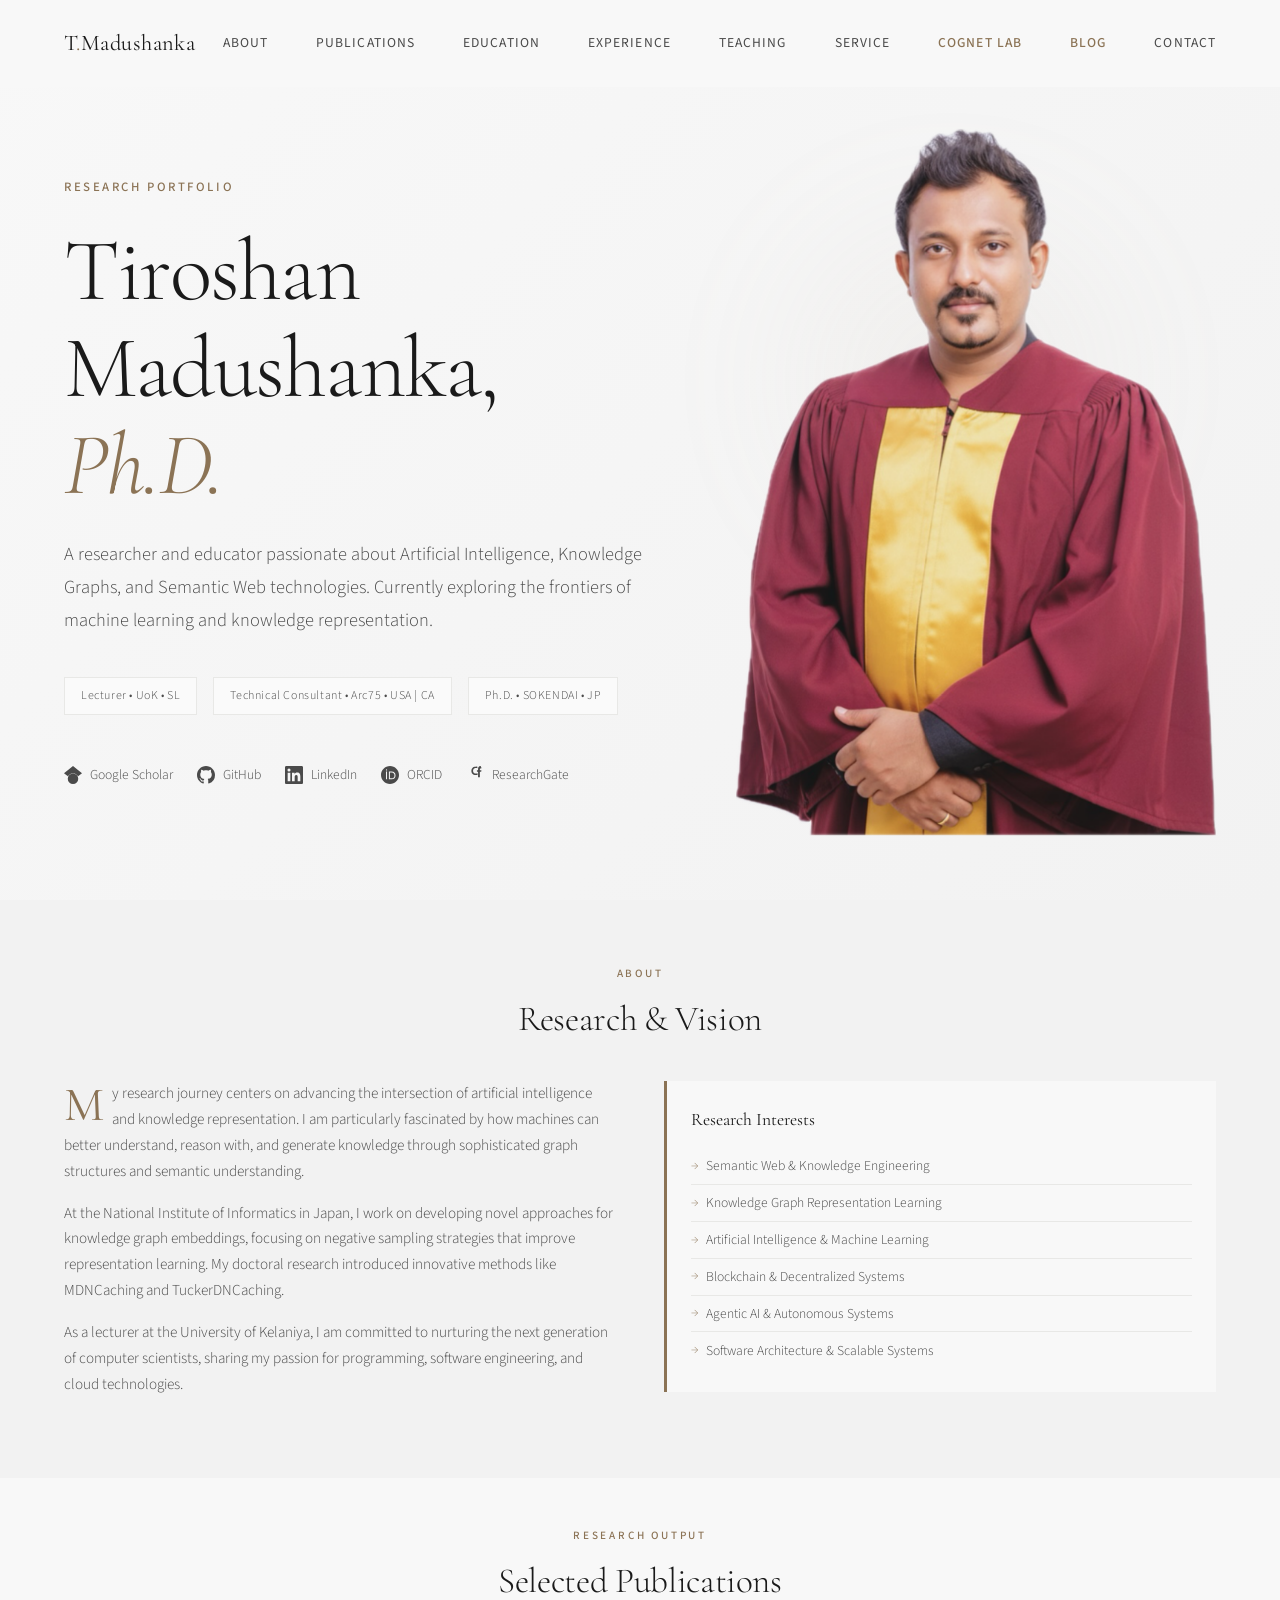
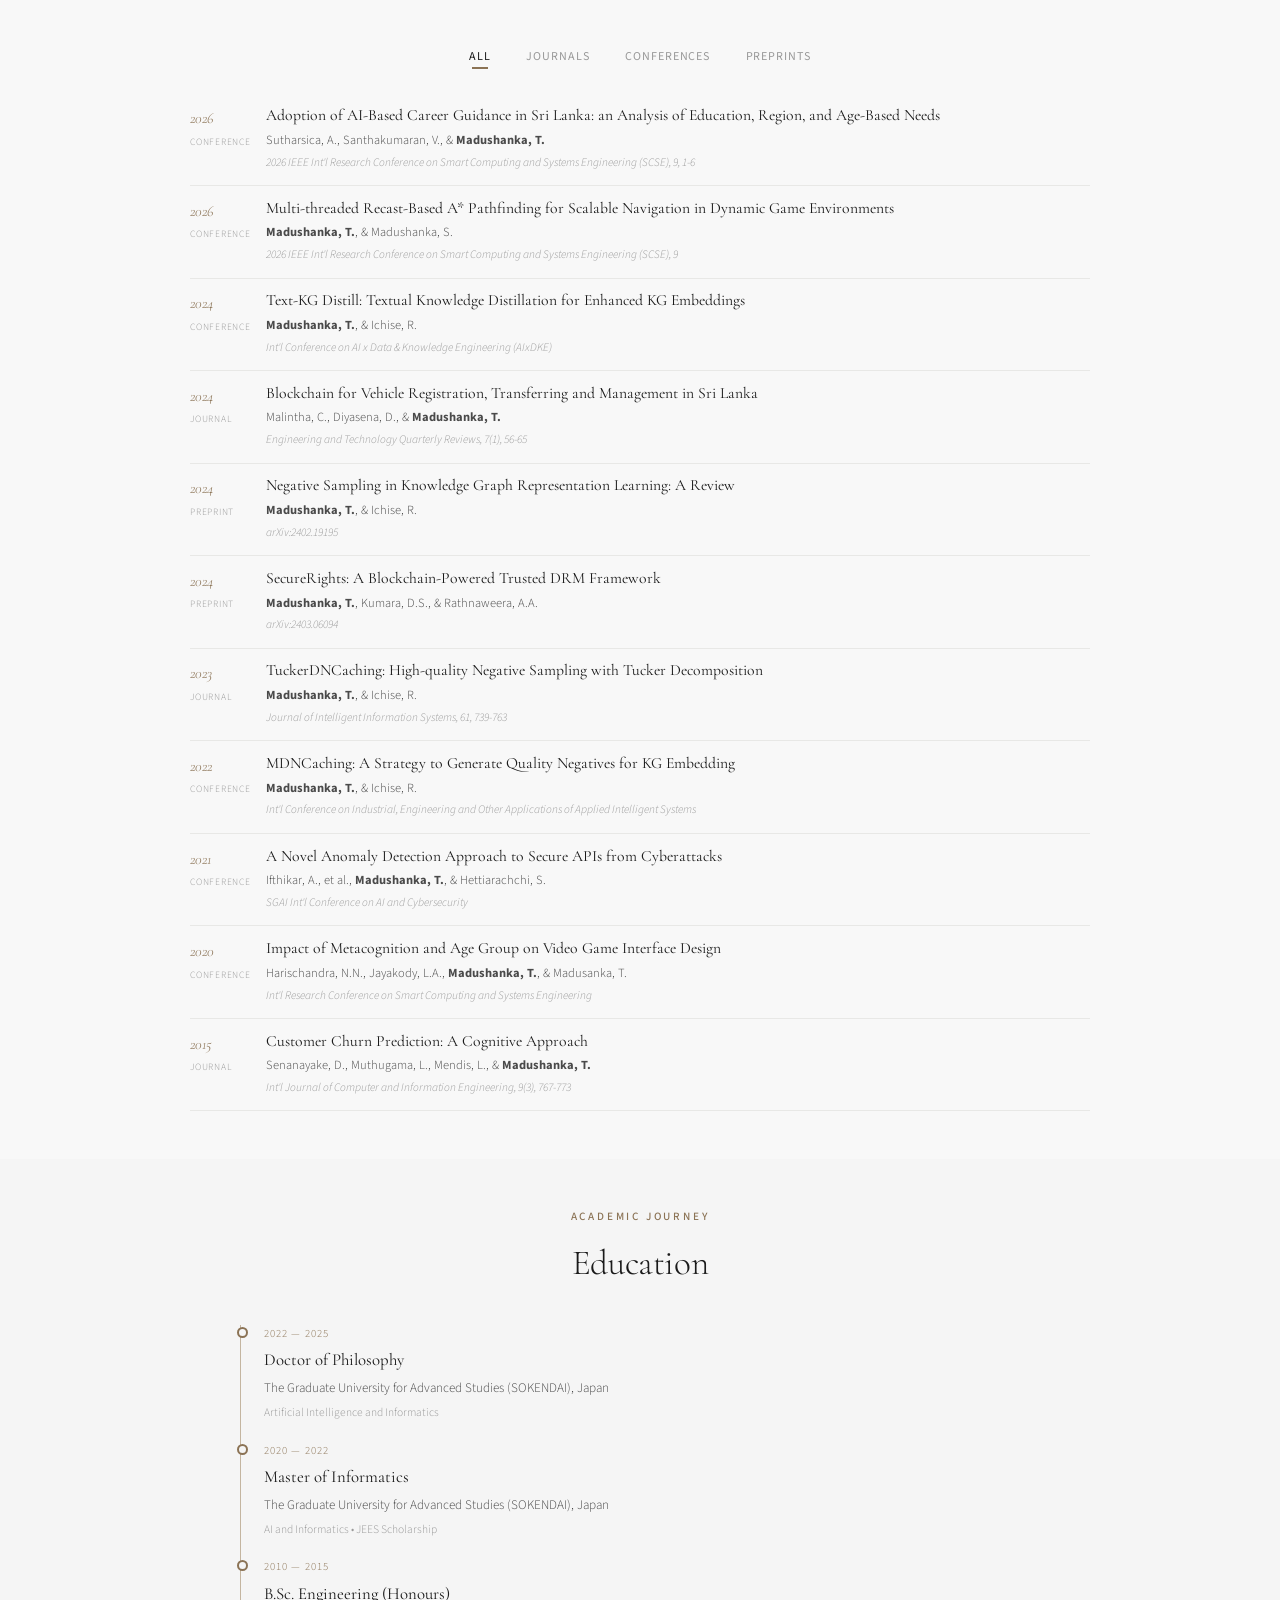
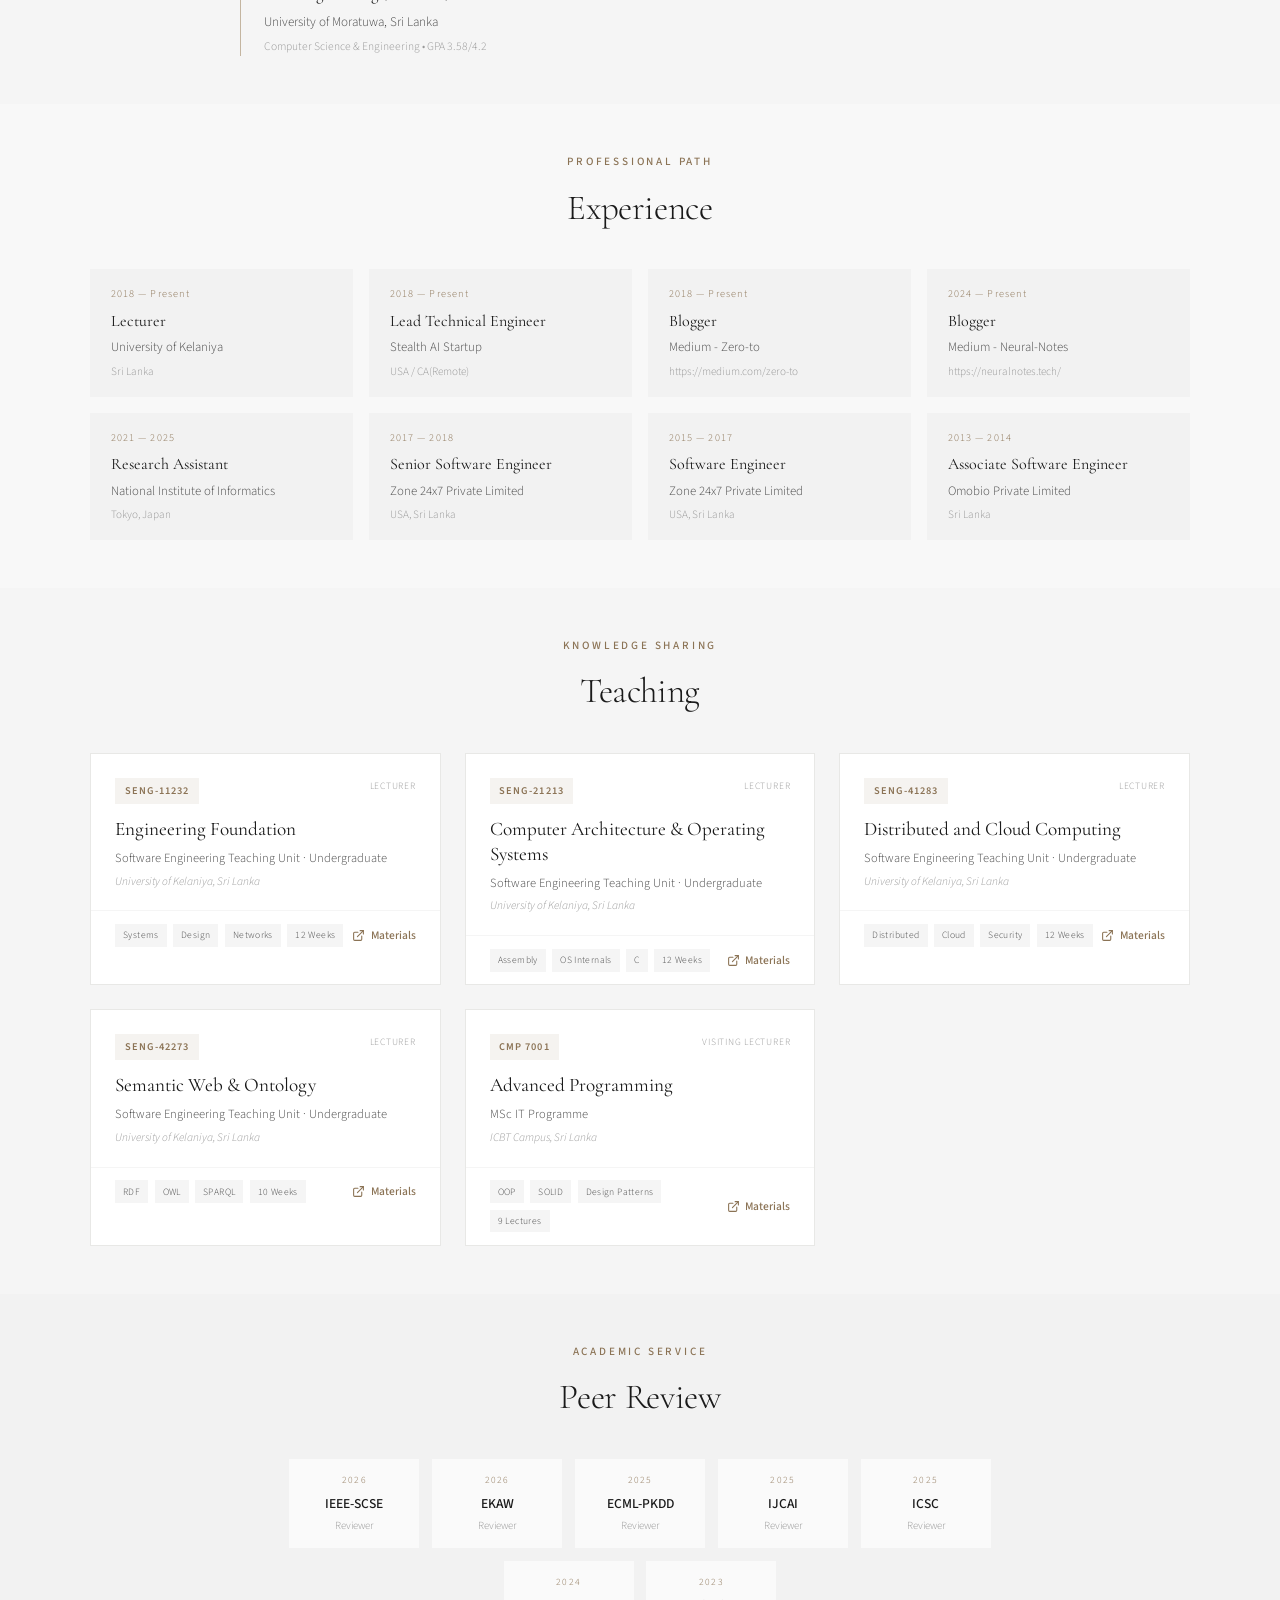
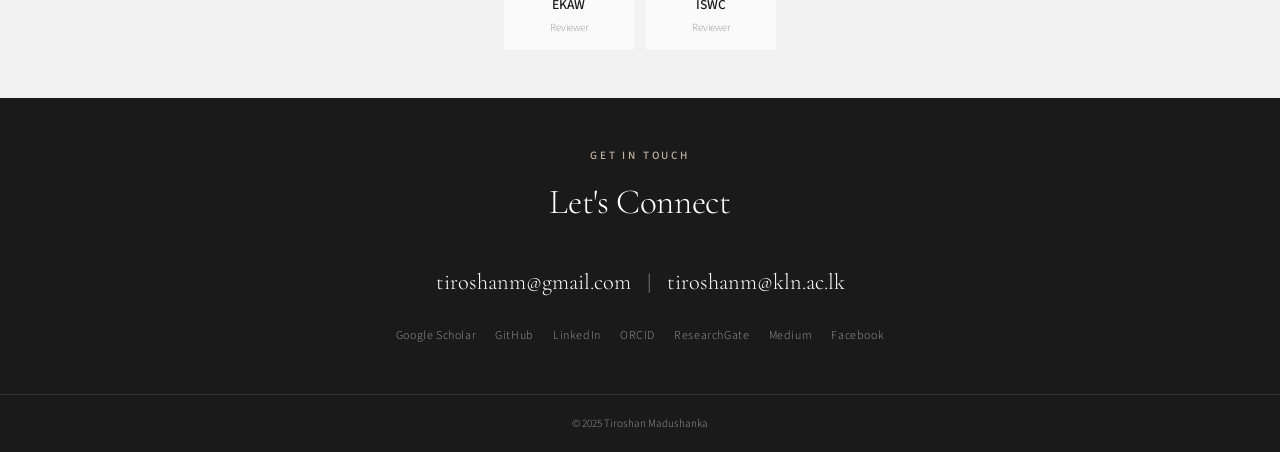
<file: index.html>
<!DOCTYPE html>
<html lang="en">
<head>
    <meta charset="UTF-8">
    <meta name="viewport" content="width=device-width, initial-scale=1.0">
    <title>Dr. Tiroshan Madushanka | Research Portfolio</title>
    <link rel="preconnect" href="https://fonts.googleapis.com">
    <link rel="preconnect" href="https://fonts.gstatic.com" crossorigin>
    <link href="https://fonts.googleapis.com/css2?family=Cormorant+Garamond:ital,wght@0,300;0,400;0,500;0,600;1,400&family=Source+Sans+3:wght@300;400;500;600&display=swap" rel="stylesheet">
    <style>
        :root {
            --white: #ffffff;
            --off-white: #f8f8f8;
            --cream: #f5f5f5;
            --light-gray: #e8e8e6;
            --medium-gray: #999999;
            --dark-gray: #4a4a4a;
            --charcoal: #2a2a2a;
            --black: #1a1a1a;
            --accent: #8b7355;
            --accent-light: #c4b5a0;
            --font-serif: 'Cormorant Garamond', Georgia, serif;
            --font-sans: 'Source Sans 3', -apple-system, sans-serif;
        }

        * {
            margin: 0;
            padding: 0;
            box-sizing: border-box;
        }

        html {
            scroll-behavior: smooth;
        }

        body {
            font-family: var(--font-sans);
            background: #f8f8f8;
            color: var(--charcoal);
            line-height: 1.7;
            font-weight: 300;
            overflow-x: hidden;
        }

        ::selection {
            background: var(--accent-light);
            color: var(--black);
        }

        /* Navigation */
        nav {
            position: fixed;
            top: 0;
            left: 0;
            right: 0;
            z-index: 1000;
            padding: 1.5rem 4rem;
            display: flex;
            justify-content: space-between;
            align-items: center;
            background: rgba(248, 248, 248, 0.95);
            backdrop-filter: blur(20px);
            border-bottom: 1px solid transparent;
            transition: all 0.4s ease;
        }

        nav.scrolled {
            border-bottom: 1px solid var(--light-gray);
            padding: 1rem 4rem;
        }

        .logo {
            font-family: var(--font-serif);
            font-size: 1.4rem;
            font-weight: 400;
            letter-spacing: 0.02em;
            color: var(--black);
        }

        .logo span {
            color: var(--accent);
        }

        .nav-links {
            display: flex;
            gap: 3rem;
            list-style: none;
        }

        .nav-links a {
            text-decoration: none;
            color: var(--dark-gray);
            font-size: 0.85rem;
            font-weight: 400;
            letter-spacing: 0.08em;
            text-transform: uppercase;
            position: relative;
            transition: color 0.3s ease;
        }

        .nav-links a::after {
            content: '';
            position: absolute;
            bottom: -4px;
            left: 0;
            width: 0;
            height: 1px;
            background: var(--accent);
            transition: width 0.3s ease;
        }

        .nav-links a:hover {
            color: var(--black);
        }

        .nav-links a:hover::after {
            width: 100%;
        }

        .nav-links .lab-link {
            color: var(--accent);
            font-weight: 500;
        }

        .nav-links .lab-link:hover {
            color: var(--black);
        }

        /* Hero Section */
        .hero {
            min-height: 100vh;
            display: flex;
            align-items: center;
            padding: 8rem 4rem 4rem;
            position: relative;
            background: linear-gradient(135deg, #f8f8f8 0%, #f5f5f5 50%, #f2f2f2 100%);
        }

        .hero::before {
            content: '';
            position: absolute;
            top: 20%;
            right: 10%;
            width: 400px;
            height: 400px;
            background: radial-gradient(circle, var(--accent-light) 0%, transparent 70%);
            opacity: 0.15;
            filter: blur(80px);
        }

        .hero-wrapper {
            display: grid;
            grid-template-columns: 1fr 480px;
            gap: 4rem;
            align-items: center;
            max-width: 1400px;
            margin: 0 auto;
            width: 100%;
        }

        .hero-content {
            max-width: 800px;
            animation: fadeUp 1s ease-out;
        }

        .hero-image {
            animation: fadeUp 1s ease-out 0.2s both;
        }

        .profile-photo-container {
            position: relative;
            width: 100%;
            max-width: 480px;
        }

        .profile-photo {
            width: 100%;
            height: auto;
            display: block;
            transition: transform 0.5s ease;
        }

        .profile-photo:hover {
            transform: scale(1.02);
        }

        @keyframes fadeUp {
            from {
                opacity: 0;
                transform: translateY(40px);
            }
            to {
                opacity: 1;
                transform: translateY(0);
            }
        }

        .hero-subtitle {
            font-size: 0.8rem;
            letter-spacing: 0.2em;
            text-transform: uppercase;
            color: var(--accent);
            margin-bottom: 1.5rem;
            font-weight: 500;
        }

        .hero h1 {
            font-family: var(--font-serif);
            font-size: clamp(3rem, 7vw, 5.5rem);
            font-weight: 300;
            line-height: 1.1;
            color: var(--black);
            margin-bottom: 1.5rem;
            letter-spacing: -0.02em;
        }

        .hero h1 em {
            font-style: italic;
            color: var(--accent);
        }

        .hero-description {
            font-size: 1.15rem;
            color: var(--dark-gray);
            max-width: 600px;
            margin-bottom: 2.5rem;
            line-height: 1.8;
        }

        .credentials {
            display: flex;
            flex-wrap: wrap;
            gap: 1rem;
            margin-bottom: 3rem;
        }

        .credential-tag {
            padding: 0.5rem 1rem;
            background: #fafafa;
            border: 1px solid var(--light-gray);
            font-size: 0.75rem;
            letter-spacing: 0.05em;
            color: var(--dark-gray);
            transition: all 0.3s ease;
        }

        .credential-tag:hover {
            border-color: var(--accent);
            color: var(--accent);
        }

        .social-links {
            display: flex;
            gap: 1.5rem;
            flex-wrap: wrap;
        }

        .social-link {
            display: flex;
            align-items: center;
            gap: 0.5rem;
            text-decoration: none;
            color: var(--dark-gray);
            font-size: 0.85rem;
            transition: color 0.3s ease;
        }

        .social-link:hover {
            color: var(--accent);
        }

        .social-link svg {
            width: 18px;
            height: 18px;
        }

        /* Section Styles */
        section {
            padding: 4rem 4rem;
        }

        .section-header {
            text-align: center;
            margin-bottom: 2rem;
        }

        .section-label {
            font-size: 0.7rem;
            letter-spacing: 0.25em;
            text-transform: uppercase;
            color: var(--accent);
            margin-bottom: 0.4rem;
            font-weight: 500;
        }

        .section-title {
            font-family: var(--font-serif);
            font-size: clamp(1.6rem, 3vw, 2.2rem);
            font-weight: 300;
            color: var(--black);
            letter-spacing: -0.01em;
        }

        /* About Section */
        .about {
            background: #f2f2f2;
        }

        .about-grid {
            display: grid;
            grid-template-columns: 1fr 1fr;
            gap: 3rem;
            max-width: 1200px;
            margin: 0 auto;
            align-items: start;
        }

        .about-text p {
            margin-bottom: 1rem;
            font-size: 0.95rem;
            color: var(--dark-gray);
        }

        .about-text p:first-of-type::first-letter {
            font-family: var(--font-serif);
            font-size: 3rem;
            float: left;
            line-height: 1;
            padding-right: 0.5rem;
            color: var(--accent);
            font-weight: 400;
        }

        .research-interests {
            background: #f8f8f8;
            padding: 1.5rem;
            border-left: 3px solid var(--accent);
        }

        .research-interests h3 {
            font-family: var(--font-serif);
            font-size: 1.1rem;
            margin-bottom: 0.8rem;
            color: var(--black);
            font-weight: 400;
        }

        .interest-list {
            list-style: none;
        }

        .interest-list li {
            padding: 0.4rem 0;
            border-bottom: 1px solid var(--light-gray);
            font-size: 0.85rem;
            color: var(--dark-gray);
            display: flex;
            align-items: center;
            gap: 0.5rem;
        }

        .interest-list li:last-child {
            border-bottom: none;
        }

        .interest-list li::before {
            content: '→';
            color: var(--accent);
            font-size: 0.75rem;
        }

        /* Publications Section - COMPACT */
        .publications {
            background: #f8f8f8;
            padding: 3rem 4rem;
        }

        .pub-categories {
            display: flex;
            justify-content: center;
            gap: 1rem;
            margin-bottom: 1.5rem;
            flex-wrap: wrap;
        }

        .pub-category-btn {
            background: none;
            border: none;
            font-family: var(--font-sans);
            font-size: 0.75rem;
            letter-spacing: 0.08em;
            text-transform: uppercase;
            color: var(--medium-gray);
            cursor: pointer;
            padding: 0.3rem 0.6rem;
            position: relative;
            transition: color 0.3s ease;
        }

        .pub-category-btn.active,
        .pub-category-btn:hover {
            color: var(--black);
        }

        .pub-category-btn.active::after {
            content: '';
            position: absolute;
            bottom: 0;
            left: 50%;
            transform: translateX(-50%);
            width: 16px;
            height: 2px;
            background: var(--accent);
        }

        .publications-list {
            max-width: 900px;
            margin: 0 auto;
        }

        .pub-item {
            padding: 0.8rem 0;
            border-bottom: 1px solid var(--light-gray);
            display: grid;
            grid-template-columns: 60px 1fr;
            gap: 1rem;
            transition: all 0.3s ease;
        }

        .pub-item:hover {
            padding-left: 0.6rem;
            background: #f2f2f2;
            margin: 0 -0.6rem;
            padding-right: 0.6rem;
        }

        .pub-year {
            font-family: var(--font-serif);
            font-size: 0.95rem;
            color: var(--accent);
            font-style: italic;
        }

        .pub-type {
            font-size: 0.6rem;
            letter-spacing: 0.08em;
            text-transform: uppercase;
            color: var(--medium-gray);
            margin-top: 0.1rem;
        }

        .pub-content h4 {
            font-family: var(--font-serif);
            font-size: 0.98rem;
            font-weight: 400;
            color: var(--black);
            margin-bottom: 0.2rem;
            line-height: 1.3;
        }

        .pub-content h4 a {
            text-decoration: none;
            color: inherit;
            transition: color 0.3s ease;
        }

        .pub-content h4 a:hover {
            color: var(--accent);
        }

        .pub-authors {
            font-size: 0.78rem;
            color: var(--dark-gray);
            margin-bottom: 0.1rem;
        }

        .pub-venue {
            font-size: 0.72rem;
            color: var(--medium-gray);
            font-style: italic;
        }

        /* Education Section - COMPACT */
        .education {
            background: #f5f5f5;
            padding: 3rem 4rem;
        }

        .education-timeline {
            max-width: 800px;
            margin: 0 auto;
            position: relative;
        }

        .education-timeline::before {
            content: '';
            position: absolute;
            left: 0;
            top: 0;
            bottom: 0;
            width: 1px;
            background: var(--accent-light);
        }

        .edu-item {
            padding-left: 1.5rem;
            padding-bottom: 1.2rem;
            position: relative;
        }

        .edu-item:last-child {
            padding-bottom: 0;
        }

        .edu-item::before {
            content: '';
            position: absolute;
            left: -3px;
            top: 2px;
            width: 7px;
            height: 7px;
            background: #f5f5f5;
            border: 2px solid var(--accent);
            border-radius: 50%;
        }

        .edu-year {
            font-size: 0.68rem;
            letter-spacing: 0.1em;
            color: var(--accent);
            margin-bottom: 0.2rem;
        }

        .edu-degree {
            font-family: var(--font-serif);
            font-size: 1.05rem;
            color: var(--black);
            margin-bottom: 0.15rem;
            font-weight: 400;
        }

        .edu-institution {
            font-size: 0.82rem;
            color: var(--dark-gray);
        }

        .edu-details {
            font-size: 0.72rem;
            color: var(--medium-gray);
            margin-top: 0.2rem;
        }

        /* Experience Section - COMPACT */
        .experience {
            background: #f8f8f8;
            padding: 3rem 4rem;
        }

        .experience-grid {
            display: grid;
            grid-template-columns: repeat(auto-fit, minmax(250px, 1fr));
            gap: 1rem;
            max-width: 1100px;
            margin: 0 auto;
        }

        .exp-card {
            padding: 1rem 1.2rem;
            background: #f2f2f2;
            border-left: 2px solid transparent;
            transition: all 0.4s ease;
        }

        .exp-card:hover {
            border-left-color: var(--accent);
            transform: translateX(3px);
        }

        .exp-period {
            font-size: 0.65rem;
            letter-spacing: 0.1em;
            color: var(--accent);
            margin-bottom: 0.3rem;
        }

        .exp-role {
            font-family: var(--font-serif);
            font-size: 1rem;
            color: var(--black);
            margin-bottom: 0.15rem;
            font-weight: 400;
        }

        .exp-org {
            font-size: 0.8rem;
            color: var(--dark-gray);
        }

        .exp-location {
            font-size: 0.7rem;
            color: var(--medium-gray);
            margin-top: 0.15rem;
        }

        /* ── Teaching Section — Cards ── */
        .teaching {
            background: #f5f5f5;
            padding: 3rem 4rem;
        }

        .teaching-cards {
            display: grid;
            grid-template-columns: repeat(auto-fit, minmax(320px, 1fr));
            gap: 1.5rem;
            max-width: 1100px;
            margin: 0 auto;
        }

        .teaching-card {
            background: var(--white);
            border: 1px solid var(--light-gray);
            position: relative;
            overflow: hidden;
            transition: all 0.4s ease;
        }

        .teaching-card::before {
            content: '';
            position: absolute;
            top: 0;
            left: 0;
            width: 0;
            height: 3px;
            background: var(--accent);
            transition: width 0.4s ease;
        }

        .teaching-card:hover {
            border-color: var(--accent-light);
            box-shadow: 0 6px 24px rgba(0,0,0,0.05);
            transform: translateY(-3px);
        }

        .teaching-card:hover::before {
            width: 100%;
        }

        .teaching-card-top {
            padding: 1.5rem 1.5rem 0;
            display: flex;
            justify-content: space-between;
            align-items: flex-start;
        }

        .teaching-card-code {
            font-size: 0.65rem;
            font-weight: 600;
            letter-spacing: 0.1em;
            color: var(--accent);
            background: #f5f3f0;
            padding: 0.25rem 0.6rem;
        }

        .teaching-card-role {
            font-size: 0.6rem;
            letter-spacing: 0.08em;
            text-transform: uppercase;
            color: var(--medium-gray);
        }

        .teaching-card-body {
            padding: 0.8rem 1.5rem 1.2rem;
        }

        .teaching-card-title {
            font-family: var(--font-serif);
            font-size: 1.2rem;
            font-weight: 400;
            color: var(--black);
            line-height: 1.3;
            margin-bottom: 0.4rem;
        }

        .teaching-card-programme {
            font-size: 0.78rem;
            color: var(--dark-gray);
            margin-bottom: 0.15rem;
        }

        .teaching-card-institution {
            font-size: 0.72rem;
            color: var(--medium-gray);
            font-style: italic;
        }

        .teaching-card-footer {
            padding: 0.8rem 1.5rem;
            border-top: 1px solid #f5f5f5;
            display: flex;
            justify-content: space-between;
            align-items: center;
        }

        .teaching-card-tags {
            display: flex;
            gap: 0.4rem;
            flex-wrap: wrap;
        }

        .teaching-tag {
            font-size: 0.6rem;
            letter-spacing: 0.04em;
            color: var(--dark-gray);
            background: #f5f5f5;
            padding: 0.2rem 0.5rem;
        }

        .teaching-card-link {
            display: flex;
            align-items: center;
            gap: 0.35rem;
            font-size: 0.72rem;
            font-weight: 500;
            color: var(--accent);
            text-decoration: none;
            transition: color 0.3s ease;
            white-space: nowrap;
        }

        .teaching-card-link:hover {
            color: var(--black);
        }

        .teaching-card-link svg {
            width: 13px;
            height: 13px;
        }

        @media (max-width: 768px) {
            .teaching-cards {
                grid-template-columns: 1fr;
            }
        }

        /* Service Section - COMPACT */
        .service {
            background: #f2f2f2;
            padding: 3rem 4rem;
        }

        .service-grid {
            display: flex;
            flex-wrap: wrap;
            justify-content: center;
            gap: 0.8rem;
            max-width: 800px;
            margin: 0 auto;
        }

        .service-item {
            padding: 0.8rem 1.2rem;
            background: #fafafa;
            text-align: center;
            transition: all 0.3s ease;
            min-width: 130px;
        }

        .service-item:hover {
            transform: translateY(-2px);
            box-shadow: 0 4px 15px rgba(0,0,0,0.04);
        }

        .service-year {
            font-size: 0.6rem;
            letter-spacing: 0.12em;
            color: var(--accent);
            margin-bottom: 0.2rem;
        }

        .service-conf {
            font-size: 0.85rem;
            color: var(--black);
            font-weight: 500;
        }

        .service-role {
            font-size: 0.68rem;
            color: var(--medium-gray);
            margin-top: 0.15rem;
        }

        /* Contact Section */
        .contact {
            background: var(--black);
            color: var(--white);
            text-align: center;
            padding: 3rem 4rem;
        }

        .contact .section-label {
            color: var(--accent-light);
        }

        .contact .section-title {
            color: var(--white);
        }

        .contact-emails {
            display: flex;
            justify-content: center;
            align-items: center;
            gap: 1rem;
            flex-wrap: wrap;
            margin: 1.2rem 0;
        }

        .contact-email {
            font-family: var(--font-serif);
            font-size: clamp(1rem, 2vw, 1.4rem);
            color: var(--white);
            text-decoration: none;
            position: relative;
            transition: color 0.3s ease;
        }

        .contact-email:hover {
            color: var(--accent-light);
        }

        .email-divider {
            color: var(--medium-gray);
            font-size: 1.2rem;
        }

        .contact-links {
            display: flex;
            justify-content: center;
            gap: 1.2rem;
            margin-top: 1.5rem;
            flex-wrap: wrap;
        }

        .contact-links a {
            color: var(--medium-gray);
            text-decoration: none;
            font-size: 0.75rem;
            letter-spacing: 0.05em;
            transition: color 0.3s ease;
        }

        .contact-links a:hover {
            color: var(--white);
        }

        /* Footer */
        footer {
            background: var(--black);
            padding: 1.2rem 4rem;
            border-top: 1px solid rgba(255,255,255,0.1);
            text-align: center;
        }

        footer p {
            font-size: 0.7rem;
            color: var(--medium-gray);
        }

        /* Mobile Menu */
        .mobile-menu-btn {
            display: none;
            background: none;
            border: none;
            cursor: pointer;
            padding: 0.5rem;
        }

        .mobile-menu-btn span {
            display: block;
            width: 24px;
            height: 2px;
            background: var(--black);
            margin: 5px 0;
            transition: all 0.3s ease;
        }

        /* Responsive */
        @media (max-width: 1024px) {
            section {
                padding: 3rem 3rem;
            }

            .about-grid {
                grid-template-columns: 1fr;
                gap: 2rem;
            }

            .hero-wrapper {
                grid-template-columns: 1fr;
                gap: 3rem;
            }

            .hero-image {
                order: -1;
                justify-self: center;
            }

            .profile-photo-container {
                max-width: 380px;
            }
        }

        @media (max-width: 768px) {
            nav {
                padding: 1rem 2rem;
            }

            .nav-links {
                display: none;
            }

            .mobile-menu-btn {
                display: block;
            }

            .hero {
                padding: 7rem 2rem 3rem;
            }

            section {
                padding: 2.5rem 1.5rem;
            }

            .pub-item {
                grid-template-columns: 1fr;
                gap: 0.2rem;
            }

            .pub-year {
                display: flex;
                align-items: center;
                gap: 0.6rem;
            }

            .pub-type {
                margin-top: 0;
            }

            .credentials {
                flex-direction: column;
                align-items: flex-start;
            }

            .social-links {
                flex-direction: column;
                gap: 1rem;
            }

            .experience-grid {
                grid-template-columns: 1fr;
            }
        }

        /* Animations */
        .fade-in {
            opacity: 0;
            transform: translateY(15px);
            transition: opacity 0.5s ease, transform 0.5s ease;
        }

        .fade-in.visible {
            opacity: 1;
            transform: translateY(0);
        }

        /* Scroll Progress */
        .scroll-progress {
            position: fixed;
            top: 0;
            left: 0;
            height: 2px;
            background: var(--accent);
            z-index: 1001;
            transition: width 0.1s ease;
        }
    </style>
</head>
<body>
    <div class="scroll-progress" id="scrollProgress"></div>

    <nav id="navbar">
        <div class="logo">T<span>.</span>Madushanka</div>
        <ul class="nav-links">
            <li><a href="#about">About</a></li>
            <li><a href="#publications">Publications</a></li>
            <li><a href="#education">Education</a></li>
            <li><a href="#experience">Experience</a></li>
            <li><a href="#teaching">Teaching</a></li>
            <li><a href="#service">Service</a></li>
            <li><a href="cognet-lab.html" class="lab-link">CogNet Lab</a></li>
            <li><a href="blog.html" class="lab-link">Blog</a></li>
            <li><a href="#contact">Contact</a></li>
        </ul>
        <button class="mobile-menu-btn" aria-label="Menu">
            <span></span>
            <span></span>
            <span></span>
        </button>
    </nav>

    <section class="hero">
        <div class="hero-wrapper">
            <div class="hero-content">
                <p class="hero-subtitle">Research Portfolio</p>
                <h1>Tiroshan<br>Madushanka, <em>Ph.D.</em></h1>
                <p class="hero-description">
                    A researcher and educator passionate about Artificial Intelligence, Knowledge Graphs, and Semantic Web technologies. 
                    Currently exploring the frontiers of machine learning and knowledge representation.
                </p>
                <div class="credentials">
                    <span class="credential-tag">Lecturer • UoK • SL</span>
                    <span class="credential-tag">Technical Consultant • Arc75 • USA | CA</span>
                    <span class="credential-tag">Ph.D. • SOKENDAI • JP</span>
                </div>
                <div class="social-links">
                    <a href="https://scholar.google.com/citations?user=-f65TiAAAAAJ&hl=en" class="social-link" target="_blank">
                        <svg viewBox="0 0 24 24" fill="currentColor"><path d="M5.242 13.769L0 9.5 12 0l12 9.5-5.242 4.269C17.548 11.249 14.978 9.5 12 9.5c-2.977 0-5.548 1.748-6.758 4.269zM12 10a7 7 0 1 0 0 14 7 7 0 0 0 0-14z"/></svg>
                        Google Scholar
                    </a>
                    <a href="https://github.com/tiroshanm" class="social-link" target="_blank">
                        <svg viewBox="0 0 24 24" fill="currentColor"><path d="M12 0C5.37 0 0 5.37 0 12c0 5.31 3.435 9.795 8.205 11.385.6.105.825-.255.825-.57 0-.285-.015-1.23-.015-2.235-3.015.555-3.795-.735-4.035-1.41-.135-.345-.72-1.41-1.23-1.695-.42-.225-1.02-.78-.015-.795.945-.015 1.62.87 1.845 1.23 1.08 1.815 2.805 1.305 3.495.99.105-.78.42-1.305.765-1.605-2.67-.3-5.46-1.335-5.46-5.925 0-1.305.465-2.385 1.23-3.225-.12-.3-.54-1.53.12-3.18 0 0 1.005-.315 3.3 1.23.96-.27 1.98-.405 3-.405s2.04.135 3 .405c2.295-1.56 3.3-1.23 3.3-1.23.66 1.65.24 2.88.12 3.18.765.84 1.23 1.905 1.23 3.225 0 4.605-2.805 5.625-5.475 5.925.435.375.81 1.095.81 2.22 0 1.605-.015 2.895-.015 3.3 0 .315.225.69.825.57A12.02 12.02 0 0 0 24 12c0-6.63-5.37-12-12-12z"/></svg>
                        GitHub
                    </a>
                    <a href="https://www.linkedin.com/in/tiroshanm/" class="social-link" target="_blank">
                        <svg viewBox="0 0 24 24" fill="currentColor"><path d="M20.447 20.452h-3.554v-5.569c0-1.328-.027-3.037-1.852-3.037-1.853 0-2.136 1.445-2.136 2.939v5.667H9.351V9h3.414v1.561h.046c.477-.9 1.637-1.85 3.37-1.85 3.601 0 4.267 2.37 4.267 5.455v6.286zM5.337 7.433a2.062 2.062 0 0 1-2.063-2.065 2.064 2.064 0 1 1 2.063 2.065zm1.782 13.019H3.555V9h3.564v11.452zM22.225 0H1.771C.792 0 0 .774 0 1.729v20.542C0 23.227.792 24 1.771 24h20.451C23.2 24 24 23.227 24 22.271V1.729C24 .774 23.2 0 22.222 0h.003z"/></svg>
                        LinkedIn
                    </a>
                    <a href="https://orcid.org/0000-0001-6627-1477" class="social-link" target="_blank">
                        <svg viewBox="0 0 24 24" fill="currentColor"><path d="M12 0C5.372 0 0 5.372 0 12s5.372 12 12 12 12-5.372 12-12S18.628 0 12 0zM7.369 4.378a.815.815 0 1 1 0 1.63.815.815 0 0 1 0-1.63zm-.67 3.071h1.34v10.18h-1.34V7.449zm3.845 0h3.634c3.58 0 5.182 2.39 5.182 5.088 0 2.857-1.754 5.092-5.143 5.092h-3.673V7.449zm1.34 1.165v7.86h2.183c2.73 0 3.904-1.62 3.904-3.93 0-2.12-1.148-3.93-3.904-3.93h-2.183z"/></svg>
                        ORCID
                    </a>
                    <a href="https://www.researchgate.net/profile/Tiroshan-Madushanka" class="social-link" target="_blank">
                        <svg viewBox="0 0 24 24" fill="currentColor"><path d="M19.586 0c-.818 0-1.508.19-2.073.565-.563.377-.97.936-1.213 1.68a3.193 3.193 0 0 0-.112.437 8.365 8.365 0 0 0-.078.53 9 9 0 0 0-.046.62c-.01.23-.015.471-.015.724v1.094H14.586v1.873H16.05v7.477h2.454V7.523h1.758l.323-1.873h-2.081V4.817c0-.261.014-.483.043-.665.03-.18.077-.327.144-.44.066-.114.157-.201.27-.26.114-.06.261-.09.44-.09.127 0 .262.02.405.058.142.04.252.077.329.112l.5-1.746a4.016 4.016 0 0 0-.66-.186A3.853 3.853 0 0 0 19.586 0zm-7.037.95c-.808 0-1.54.14-2.197.418a5.118 5.118 0 0 0-1.701 1.164 5.19 5.19 0 0 0-1.094 1.761A5.848 5.848 0 0 0 7.17 6.29c0 .839.114 1.608.34 2.308.228.7.571 1.3 1.03 1.801.46.502 1.03.896 1.713 1.183.683.287 1.477.43 2.383.43.614 0 1.163-.046 1.647-.137a8.51 8.51 0 0 0 1.215-.332v-1.888a6.85 6.85 0 0 1-1.133.332c-.405.087-.85.13-1.334.13-.579 0-1.087-.09-1.526-.268a3.1 3.1 0 0 1-1.13-.77 3.317 3.317 0 0 1-.696-1.195 4.626 4.626 0 0 1-.241-1.535c0-.543.082-1.043.247-1.5.165-.458.406-.857.723-1.195a3.37 3.37 0 0 1 1.123-.793c.44-.19.938-.285 1.496-.285.405 0 .79.04 1.153.12.363.082.695.186.995.313v-1.94a7.264 7.264 0 0 0-1.17-.325A7.406 7.406 0 0 0 12.549.95z"/></svg>
                        ResearchGate
                    </a>
                </div>
            </div>
            <div class="hero-image">
                <div class="profile-photo-container">
                    <img src="profile-photo.png" alt="Dr. Tiroshan Madushanka" class="profile-photo">
                </div>
            </div>
        </div>
    </section>

    <section class="about" id="about">
        <div class="section-header fade-in">
            <p class="section-label">About</p>
            <h2 class="section-title">Research & Vision</h2>
        </div>
        <div class="about-grid">
            <div class="about-text fade-in">
                <p>My research journey centers on advancing the intersection of artificial intelligence and knowledge representation. I am particularly fascinated by how machines can better understand, reason with, and generate knowledge through sophisticated graph structures and semantic understanding.</p>
                <p>At the National Institute of Informatics in Japan, I work on developing novel approaches for knowledge graph embeddings, focusing on negative sampling strategies that improve representation learning. My doctoral research introduced innovative methods like MDNCaching and TuckerDNCaching.</p>
                <p>As a lecturer at the University of Kelaniya, I am committed to nurturing the next generation of computer scientists, sharing my passion for programming, software engineering, and cloud technologies.</p>
            </div>
            <div class="research-interests fade-in">
                <h3>Research Interests</h3>
                <ul class="interest-list">
                    <li>Semantic Web & Knowledge Engineering</li>
                    <li>Knowledge Graph Representation Learning</li>
                    <li>Artificial Intelligence & Machine Learning</li>
                    <li>Blockchain & Decentralized Systems</li>
                    <li>Agentic AI & Autonomous Systems</li>
                    <li>Software Architecture & Scalable Systems</li>
                </ul>
            </div>
        </div>
    </section>

    <section class="publications" id="publications">
        <div class="section-header fade-in">
            <p class="section-label">Research Output</p>
            <h2 class="section-title">Selected Publications</h2>
        </div>
        <div class="pub-categories fade-in">
            <button class="pub-category-btn active" data-filter="all">All</button>
            <button class="pub-category-btn" data-filter="journal">Journals</button>
            <button class="pub-category-btn" data-filter="conference">Conferences</button>
            <button class="pub-category-btn" data-filter="preprint">Preprints</button>
        </div>
        <div class="publications-list">
            <div class="pub-item fade-in" data-type="conference">
                <div>
                    <div class="pub-year">2026</div>
                    <div class="pub-type">Conference</div>
                </div>
                <div class="pub-content">
                    <h4><a href="#">Adoption of AI-Based Career Guidance in Sri Lanka: an Analysis of Education, Region, and Age-Based Needs</a></h4>
                    <p class="pub-authors">Sutharsica, A., Santhakumaran, V., & <strong>Madushanka, T.</strong></p>
                    <p class="pub-venue">2026 IEEE Int'l Research Conference on Smart Computing and Systems Engineering (SCSE), 9, 1-6</p>
                </div>
            </div>
            <div class="pub-item fade-in" data-type="conference">
                <div>
                    <div class="pub-year">2026</div>
                    <div class="pub-type">Conference</div>
                </div>
                <div class="pub-content">
                    <h4><a href="https://arxiv.org/abs/2602.04130" target="_blank">Multi-threaded Recast-Based A* Pathfinding for Scalable Navigation in Dynamic Game Environments</a></h4>
                    <p class="pub-authors"><strong>Madushanka, T.</strong>, & Madushanka, S.</p>
                    <p class="pub-venue">2026 IEEE Int'l Research Conference on Smart Computing and Systems Engineering (SCSE), 9</p>
                </div>
            </div>
            <div class="pub-item fade-in" data-type="conference">
                <div>
                    <div class="pub-year">2024</div>
                    <div class="pub-type">Conference</div>
                </div>
                <div class="pub-content">
                    <h4><a href="#">Text-KG Distill: Textual Knowledge Distillation for Enhanced KG Embeddings</a></h4>
                    <p class="pub-authors"><strong>Madushanka, T.</strong>, & Ichise, R.</p>
                    <p class="pub-venue">Int'l Conference on AI x Data & Knowledge Engineering (AIxDKE)</p>
                </div>
            </div>
            <div class="pub-item fade-in" data-type="journal">
                <div>
                    <div class="pub-year">2024</div>
                    <div class="pub-type">Journal</div>
                </div>
                <div class="pub-content">
                    <h4><a href="https://dx.doi.org/10.2139/ssrn.4877272" target="_blank">Blockchain for Vehicle Registration, Transferring and Management in Sri Lanka</a></h4>
                    <p class="pub-authors">Malintha, C., Diyasena, D., & <strong>Madushanka, T.</strong></p>
                    <p class="pub-venue">Engineering and Technology Quarterly Reviews, 7(1), 56-65</p>
                </div>
            </div>
            <div class="pub-item fade-in" data-type="preprint">
                <div>
                    <div class="pub-year">2024</div>
                    <div class="pub-type">Preprint</div>
                </div>
                <div class="pub-content">
                    <h4><a href="https://arxiv.org/abs/2402.19195" target="_blank">Negative Sampling in Knowledge Graph Representation Learning: A Review</a></h4>
                    <p class="pub-authors"><strong>Madushanka, T.</strong>, & Ichise, R.</p>
                    <p class="pub-venue">arXiv:2402.19195</p>
                </div>
            </div>
            <div class="pub-item fade-in" data-type="preprint">
                <div>
                    <div class="pub-year">2024</div>
                    <div class="pub-type">Preprint</div>
                </div>
                <div class="pub-content">
                    <h4><a href="https://arxiv.org/abs/2403.06094" target="_blank">SecureRights: A Blockchain-Powered Trusted DRM Framework</a></h4>
                    <p class="pub-authors"><strong>Madushanka, T.</strong>, Kumara, D.S., & Rathnaweera, A.A.</p>
                    <p class="pub-venue">arXiv:2403.06094</p>
                </div>
            </div>
            <div class="pub-item fade-in" data-type="journal">
                <div>
                    <div class="pub-year">2023</div>
                    <div class="pub-type">Journal</div>
                </div>
                <div class="pub-content">
                    <h4><a href="https://doi.org/10.1007/s10844-023-00796-y" target="_blank">TuckerDNCaching: High-quality Negative Sampling with Tucker Decomposition</a></h4>
                    <p class="pub-authors"><strong>Madushanka, T.</strong>, & Ichise, R.</p>
                    <p class="pub-venue">Journal of Intelligent Information Systems, 61, 739-763</p>
                </div>
            </div>
            <div class="pub-item fade-in" data-type="conference">
                <div>
                    <div class="pub-year">2022</div>
                    <div class="pub-type">Conference</div>
                </div>
                <div class="pub-content">
                    <h4><a href="https://doi.org/10.1007/978-3-031-08530-7_74" target="_blank">MDNCaching: A Strategy to Generate Quality Negatives for KG Embedding</a></h4>
                    <p class="pub-authors"><strong>Madushanka, T.</strong>, & Ichise, R.</p>
                    <p class="pub-venue">Int'l Conference on Industrial, Engineering and Other Applications of Applied Intelligent Systems</p>
                </div>
            </div>
            <div class="pub-item fade-in" data-type="conference">
                <div>
                    <div class="pub-year">2021</div>
                    <div class="pub-type">Conference</div>
                </div>
                <div class="pub-content">
                    <h4><a href="https://ceur-ws.org/Vol-3125/paper9.pdf" target="_blank">A Novel Anomaly Detection Approach to Secure APIs from Cyberattacks</a></h4>
                    <p class="pub-authors">Ifthikar, A., et al., <strong>Madushanka, T.</strong>, & Hettiarachchi, S.</p>
                    <p class="pub-venue">SGAI Int'l Conference on AI and Cybersecurity</p>
                </div>
            </div>
            <div class="pub-item fade-in" data-type="conference">
                <div>
                    <div class="pub-year">2020</div>
                    <div class="pub-type">Conference</div>
                </div>
                <div class="pub-content">
                    <h4><a href="https://doi.org/10.1109/SCSE49731.2020.9313016" target="_blank">Impact of Metacognition and Age Group on Video Game Interface Design</a></h4>
                    <p class="pub-authors">Harischandra, N.N., Jayakody, L.A., <strong>Madushanka, T.</strong>, & Madusanka, T.</p>
                    <p class="pub-venue">Int'l Research Conference on Smart Computing and Systems Engineering</p>
                </div>
            </div>
            <div class="pub-item fade-in" data-type="journal">
                <div>
                    <div class="pub-year">2015</div>
                    <div class="pub-type">Journal</div>
                </div>
                <div class="pub-content">
                    <h4><a href="https://zenodo.org/records/1100190" target="_blank">Customer Churn Prediction: A Cognitive Approach</a></h4>
                    <p class="pub-authors">Senanayake, D., Muthugama, L., Mendis, L., & <strong>Madushanka, T.</strong></p>
                    <p class="pub-venue">Int'l Journal of Computer and Information Engineering, 9(3), 767-773</p>
                </div>
            </div>
        </div>
    </section>

    <section class="education" id="education">
        <div class="section-header fade-in">
            <p class="section-label">Academic Journey</p>
            <h2 class="section-title">Education</h2>
        </div>
        <div class="education-timeline">
            <div class="edu-item fade-in">
                <div class="edu-year">2022 — 2025</div>
                <h3 class="edu-degree">Doctor of Philosophy</h3>
                <p class="edu-institution">The Graduate University for Advanced Studies (SOKENDAI), Japan</p>
                <p class="edu-details">Artificial Intelligence and Informatics</p>
            </div>
            <div class="edu-item fade-in">
                <div class="edu-year">2020 — 2022</div>
                <h3 class="edu-degree">Master of Informatics</h3>
                <p class="edu-institution">The Graduate University for Advanced Studies (SOKENDAI), Japan</p>
                <p class="edu-details">AI and Informatics • JEES Scholarship</p>
            </div>
            <div class="edu-item fade-in">
                <div class="edu-year">2010 — 2015</div>
                <h3 class="edu-degree">B.Sc. Engineering (Honours)</h3>
                <p class="edu-institution">University of Moratuwa, Sri Lanka</p>
                <p class="edu-details">Computer Science & Engineering • GPA 3.58/4.2</p>
            </div>
        </div>
    </section>

    <section class="experience" id="experience">
        <div class="section-header fade-in">
            <p class="section-label">Professional Path</p>
            <h2 class="section-title">Experience</h2>
        </div>
        <div class="experience-grid">
            <div class="exp-card fade-in">
                <div class="exp-period">2018 — Present</div>
                <h3 class="exp-role">Lecturer</h3>
                <p class="exp-org">University of Kelaniya</p>
                <p class="exp-location">Sri Lanka</p>
            </div>
            <div class="exp-card fade-in">
                <div class="exp-period">2018 — Present</div>
                <h3 class="exp-role">Lead Technical Engineer</h3>
                <p class="exp-org">Stealth AI Startup</p>
                <p class="exp-location">USA / CA(Remote)</p>
            </div>

            <div class="exp-card fade-in">
                <div class="exp-period">2018 — Present</div>
                <h3 class="exp-role">Blogger</h3>
                <p class="exp-org">Medium - Zero-to</p>
                <p class="exp-location">https://medium.com/zero-to</p>
            </div>

            <div class="exp-card fade-in">
                <div class="exp-period">2024 — Present</div>
                <h3 class="exp-role">Blogger</h3>
                <p class="exp-org">Medium - Neural-Notes</p>
                <p class="exp-location">https://neuralnotes.tech/</p>
            </div>

            <div class="exp-card fade-in">
                <div class="exp-period">2021 — 2025</div>
                <h3 class="exp-role">Research Assistant</h3>
                <p class="exp-org">National Institute of Informatics</p>
                <p class="exp-location">Tokyo, Japan</p>
            </div>
            <div class="exp-card fade-in">
                <div class="exp-period">2017 — 2018</div>
                <h3 class="exp-role">Senior Software Engineer</h3>
                <p class="exp-org">Zone 24x7 Private Limited</p>
                <p class="exp-location">USA, Sri Lanka</p>
            </div>
            <div class="exp-card fade-in">
                <div class="exp-period">2015 — 2017</div>
                <h3 class="exp-role">Software Engineer</h3>
                <p class="exp-org">Zone 24x7 Private Limited</p>
                <p class="exp-location">USA, Sri Lanka</p>
            </div>
            <div class="exp-card fade-in">
                <div class="exp-period">2013 — 2014</div>
                <h3 class="exp-role">Associate Software Engineer</h3>
                <p class="exp-org">Omobio Private Limited</p>
                <p class="exp-location"> Sri Lanka</p>
            </div>
        </div>
    </section>

    <!-- ── Teaching Section — Cards ── -->
    <section class="teaching" id="teaching">
        <div class="section-header fade-in">
            <p class="section-label">Knowledge Sharing</p>
            <h2 class="section-title">Teaching</h2>
        </div>
        <div class="teaching-cards">

            <!-- Engineering Foundation -->
            <div class="teaching-card fade-in">
                <div class="teaching-card-top">
                    <span class="teaching-card-code">SENG-11232</span>
                    <span class="teaching-card-role">Lecturer</span>
                </div>
                <div class="teaching-card-body">
                    <h3 class="teaching-card-title">Engineering Foundation</h3>
                    <p class="teaching-card-programme">Software Engineering Teaching Unit · Undergraduate</p>
                    <p class="teaching-card-institution">University of Kelaniya, Sri Lanka</p>
                </div>
                <div class="teaching-card-footer">
                    <div class="teaching-card-tags">
                        <span class="teaching-tag">Systems</span>
                        <span class="teaching-tag">Design</span>
                        <span class="teaching-tag">Networks</span>
                        <span class="teaching-tag">12 Weeks</span>
                    </div>
                    <a href="https://tiroshanm.github.io/SENG-11232/" class="teaching-card-link" target="_blank">
                        <svg viewBox="0 0 24 24" fill="none" stroke="currentColor" stroke-width="2" stroke-linecap="round" stroke-linejoin="round"><path d="M18 13v6a2 2 0 0 1-2 2H5a2 2 0 0 1-2-2V8a2 2 0 0 1 2-2h6"/><polyline points="15 3 21 3 21 9"/><line x1="10" y1="14" x2="21" y2="3"/></svg>
                        Materials
                    </a>
                </div>
            </div>

            <!-- Computer Architecture & Operating Systems -->
            <div class="teaching-card fade-in">
                <div class="teaching-card-top">
                    <span class="teaching-card-code">SENG-21213</span>
                    <span class="teaching-card-role">Lecturer</span>
                </div>
                <div class="teaching-card-body">
                    <h3 class="teaching-card-title">Computer Architecture & Operating Systems</h3>
                    <p class="teaching-card-programme">Software Engineering Teaching Unit · Undergraduate</p>
                    <p class="teaching-card-institution">University of Kelaniya, Sri Lanka</p>
                </div>
                <div class="teaching-card-footer">
                    <div class="teaching-card-tags">
                        <span class="teaching-tag">Assembly</span>
                        <span class="teaching-tag">OS Internals</span>
                        <span class="teaching-tag">C</span>
                        <span class="teaching-tag">12 Weeks</span>
                    </div>
                    <a href="https://tiroshanm.github.io/SENG-21213/" class="teaching-card-link" target="_blank">
                        <svg viewBox="0 0 24 24" fill="none" stroke="currentColor" stroke-width="2" stroke-linecap="round" stroke-linejoin="round"><path d="M18 13v6a2 2 0 0 1-2 2H5a2 2 0 0 1-2-2V8a2 2 0 0 1 2-2h6"/><polyline points="15 3 21 3 21 9"/><line x1="10" y1="14" x2="21" y2="3"/></svg>
                        Materials
                    </a>
                </div>
            </div>

            <!-- Distributed and Cloud Computing -->
            <div class="teaching-card fade-in">
                <div class="teaching-card-top">
                    <span class="teaching-card-code">SENG-41283</span>
                    <span class="teaching-card-role">Lecturer</span>
                </div>
                <div class="teaching-card-body">
                    <h3 class="teaching-card-title">Distributed and Cloud Computing</h3>
                    <p class="teaching-card-programme">Software Engineering Teaching Unit · Undergraduate</p>
                    <p class="teaching-card-institution">University of Kelaniya, Sri Lanka</p>
                </div>
                <div class="teaching-card-footer">
                    <div class="teaching-card-tags">
                        <span class="teaching-tag">Distributed</span>
                        <span class="teaching-tag">Cloud</span>
                        <span class="teaching-tag">Security</span>
                        <span class="teaching-tag">12 Weeks</span>
                    </div>
                    <a href="https://tiroshanm.github.io/SENG-41283/" class="teaching-card-link" target="_blank">
                        <svg viewBox="0 0 24 24" fill="none" stroke="currentColor" stroke-width="2" stroke-linecap="round" stroke-linejoin="round"><path d="M18 13v6a2 2 0 0 1-2 2H5a2 2 0 0 1-2-2V8a2 2 0 0 1 2-2h6"/><polyline points="15 3 21 3 21 9"/><line x1="10" y1="14" x2="21" y2="3"/></svg>
                        Materials
                    </a>
                </div>
            </div>

            <!-- Semantic Web & Ontology -->
            <div class="teaching-card fade-in">
                <div class="teaching-card-top">
                    <span class="teaching-card-code">SENG-42273</span>
                    <span class="teaching-card-role">Lecturer</span>
                </div>
                <div class="teaching-card-body">
                    <h3 class="teaching-card-title">Semantic Web & Ontology</h3>
                    <p class="teaching-card-programme">Software Engineering Teaching Unit · Undergraduate</p>
                    <p class="teaching-card-institution">University of Kelaniya, Sri Lanka</p>
                </div>
                <div class="teaching-card-footer">
                    <div class="teaching-card-tags">
                        <span class="teaching-tag">RDF</span>
                        <span class="teaching-tag">OWL</span>
                        <span class="teaching-tag">SPARQL</span>
                        <span class="teaching-tag">10 Weeks</span>
                    </div>
                    <a href="https://tiroshanm.github.io/SENG-42273/" class="teaching-card-link" target="_blank">
                        <svg viewBox="0 0 24 24" fill="none" stroke="currentColor" stroke-width="2" stroke-linecap="round" stroke-linejoin="round"><path d="M18 13v6a2 2 0 0 1-2 2H5a2 2 0 0 1-2-2V8a2 2 0 0 1 2-2h6"/><polyline points="15 3 21 3 21 9"/><line x1="10" y1="14" x2="21" y2="3"/></svg>
                        Materials
                    </a>
                </div>
            </div>

            <!-- Advanced Programming -->
            <div class="teaching-card fade-in">
                <div class="teaching-card-top">
                    <span class="teaching-card-code">CMP 7001</span>
                    <span class="teaching-card-role">Visiting Lecturer</span>
                </div>
                <div class="teaching-card-body">
                    <h3 class="teaching-card-title">Advanced Programming</h3>
                    <p class="teaching-card-programme">MSc IT Programme</p>
                    <p class="teaching-card-institution">ICBT Campus, Sri Lanka</p>
                </div>
                <div class="teaching-card-footer">
                    <div class="teaching-card-tags">
                        <span class="teaching-tag">OOP</span>
                        <span class="teaching-tag">SOLID</span>
                        <span class="teaching-tag">Design Patterns</span>
                        <span class="teaching-tag">9 Lectures</span>
                    </div>
                    <a href="https://tiroshanm.github.io/CMP-7001/" class="teaching-card-link" target="_blank">
                        <svg viewBox="0 0 24 24" fill="none" stroke="currentColor" stroke-width="2" stroke-linecap="round" stroke-linejoin="round"><path d="M18 13v6a2 2 0 0 1-2 2H5a2 2 0 0 1-2-2V8a2 2 0 0 1 2-2h6"/><polyline points="15 3 21 3 21 9"/><line x1="10" y1="14" x2="21" y2="3"/></svg>
                        Materials
                    </a>
                </div>
            </div>

        </div>
    </section>

    <section class="service" id="service">
        <div class="section-header fade-in">
            <p class="section-label">Academic Service</p>
            <h2 class="section-title">Peer Review</h2>
        </div>
        <div class="service-grid">
            <div class="service-item fade-in">
                <div class="service-year">2026</div>
                <p class="service-conf">IEEE-SCSE</p>
                <p class="service-role">Reviewer</p>
            </div>
            <div class="service-item fade-in">
                <div class="service-year">2026</div>
                <p class="service-conf">EKAW</p>
                <p class="service-role">Reviewer</p>
            </div>

            <div class="service-item fade-in">
                <div class="service-year">2025</div>
                <p class="service-conf">ECML-PKDD</p>
                <p class="service-role">Reviewer</p>
            </div>
            <div class="service-item fade-in">
                <div class="service-year">2025</div>
                <p class="service-conf">IJCAI</p>
                <p class="service-role">Reviewer</p>
            </div>
            <div class="service-item fade-in">
                <div class="service-year">2025</div>
                <p class="service-conf">ICSC</p>
                <p class="service-role">Reviewer</p>
            </div>
            <div class="service-item fade-in">
                <div class="service-year">2024</div>
                <p class="service-conf">EKAW</p>
                <p class="service-role">Reviewer</p>
            </div>
            <div class="service-item fade-in">
                <div class="service-year">2023</div>
                <p class="service-conf">ISWC</p>
                <p class="service-role">Reviewer</p>
            </div>
        </div>
    </section>

    <section class="contact" id="contact">
        <div class="section-header fade-in">
            <p class="section-label">Get in Touch</p>
            <h2 class="section-title">Let's Connect</h2>
        </div>
        <div class="contact-emails fade-in">
            <a href="mailto:tiroshanm@gmail.com" class="contact-email">tiroshanm@gmail.com</a>
            <span class="email-divider">|</span>
            <a href="mailto:tiroshanm@kln.ac.lk" class="contact-email">tiroshanm@kln.ac.lk</a>
        </div>
        <div class="contact-links fade-in">
            <a href="https://scholar.google.com/citations?user=-f65TiAAAAAJ&hl=en" target="_blank">Google Scholar</a>
            <a href="https://github.com/tiroshanm" target="_blank">GitHub</a>
            <a href="https://www.linkedin.com/in/tiroshanm/" target="_blank">LinkedIn</a>
            <a href="https://orcid.org/0000-0001-6627-1477" target="_blank">ORCID</a>
            <a href="https://www.researchgate.net/profile/Tiroshan-Madushanka" target="_blank">ResearchGate</a>
            <a href="https://medium.com/@tiroshanm" target="_blank">Medium</a>
            <a href="https://www.facebook.com/pub.tiroshanm/" target="_blank">Facebook</a>
        </div>
    </section>

    <footer>
        <p>© 2025 Tiroshan Madushanka</p>
    </footer>

    <script>
        // Scroll Progress Bar
        window.addEventListener('scroll', () => {
            const scrollProgress = document.getElementById('scrollProgress');
            const scrollTop = window.scrollY;
            const docHeight = document.documentElement.scrollHeight - window.innerHeight;
            const scrollPercent = (scrollTop / docHeight) * 100;
            scrollProgress.style.width = scrollPercent + '%';
        });

        // Navbar scroll effect
        const navbar = document.getElementById('navbar');
        window.addEventListener('scroll', () => {
            if (window.scrollY > 50) {
                navbar.classList.add('scrolled');
            } else {
                navbar.classList.remove('scrolled');
            }
        });

        // Fade in animations on scroll
        const fadeElements = document.querySelectorAll('.fade-in');
        const observer = new IntersectionObserver((entries) => {
            entries.forEach(entry => {
                if (entry.isIntersecting) {
                    entry.target.classList.add('visible');
                }
            });
        }, { threshold: 0.1, rootMargin: '0px 0px -30px 0px' });

        fadeElements.forEach(el => observer.observe(el));

        // Publication filter
        const filterBtns = document.querySelectorAll('.pub-category-btn');
        const pubItems = document.querySelectorAll('.pub-item');

        filterBtns.forEach(btn => {
            btn.addEventListener('click', () => {
                filterBtns.forEach(b => b.classList.remove('active'));
                btn.classList.add('active');
                
                const filter = btn.dataset.filter;
                pubItems.forEach(item => {
                    if (filter === 'all' || item.dataset.type === filter) {
                        item.style.display = 'grid';
                        setTimeout(() => item.style.opacity = '1', 10);
                    } else {
                        item.style.opacity = '0';
                        setTimeout(() => item.style.display = 'none', 300);
                    }
                });
            });
        });

        // Smooth scroll for nav links
        document.querySelectorAll('a[href^="#"]').forEach(anchor => {
            anchor.addEventListener('click', function(e) {
                e.preventDefault();
                const target = document.querySelector(this.getAttribute('href'));
                if (target) {
                    target.scrollIntoView({ behavior: 'smooth', block: 'start' });
                }
            });
        });
    </script>
</body>
</html>
</file>
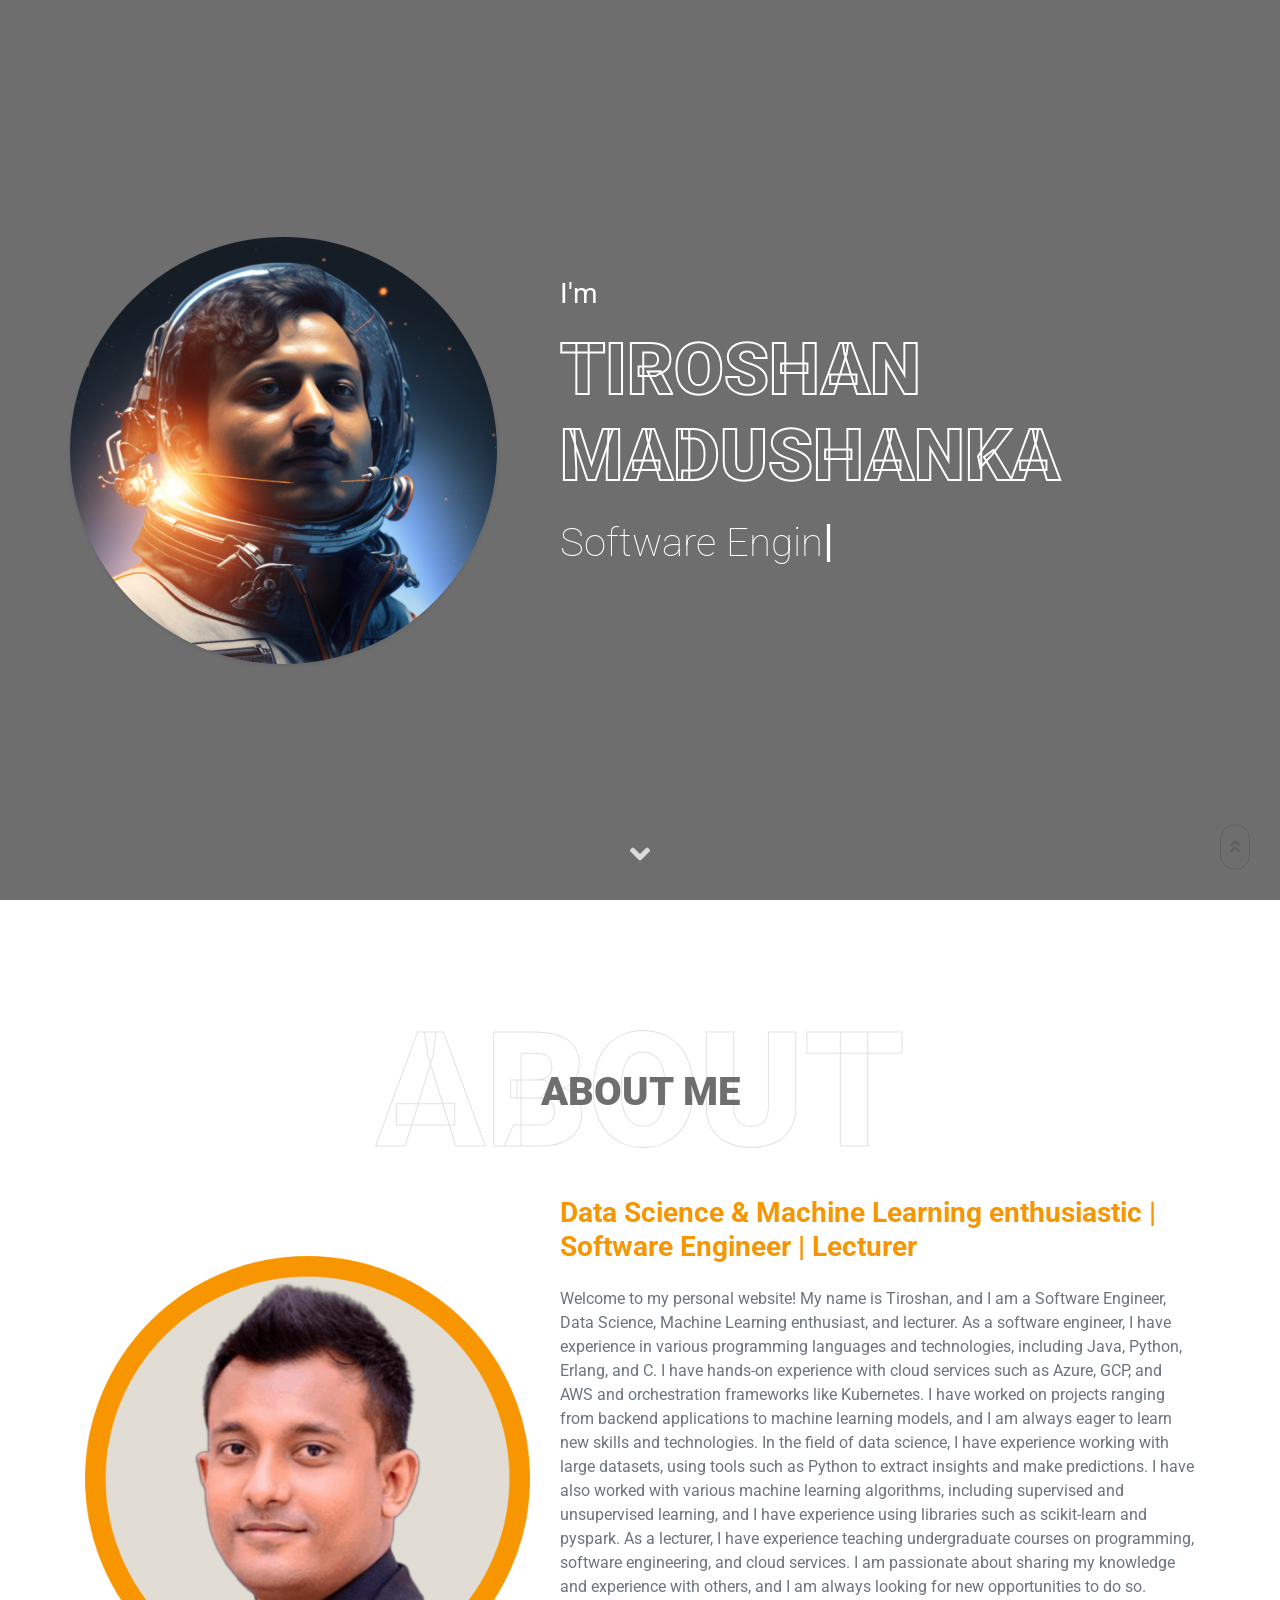
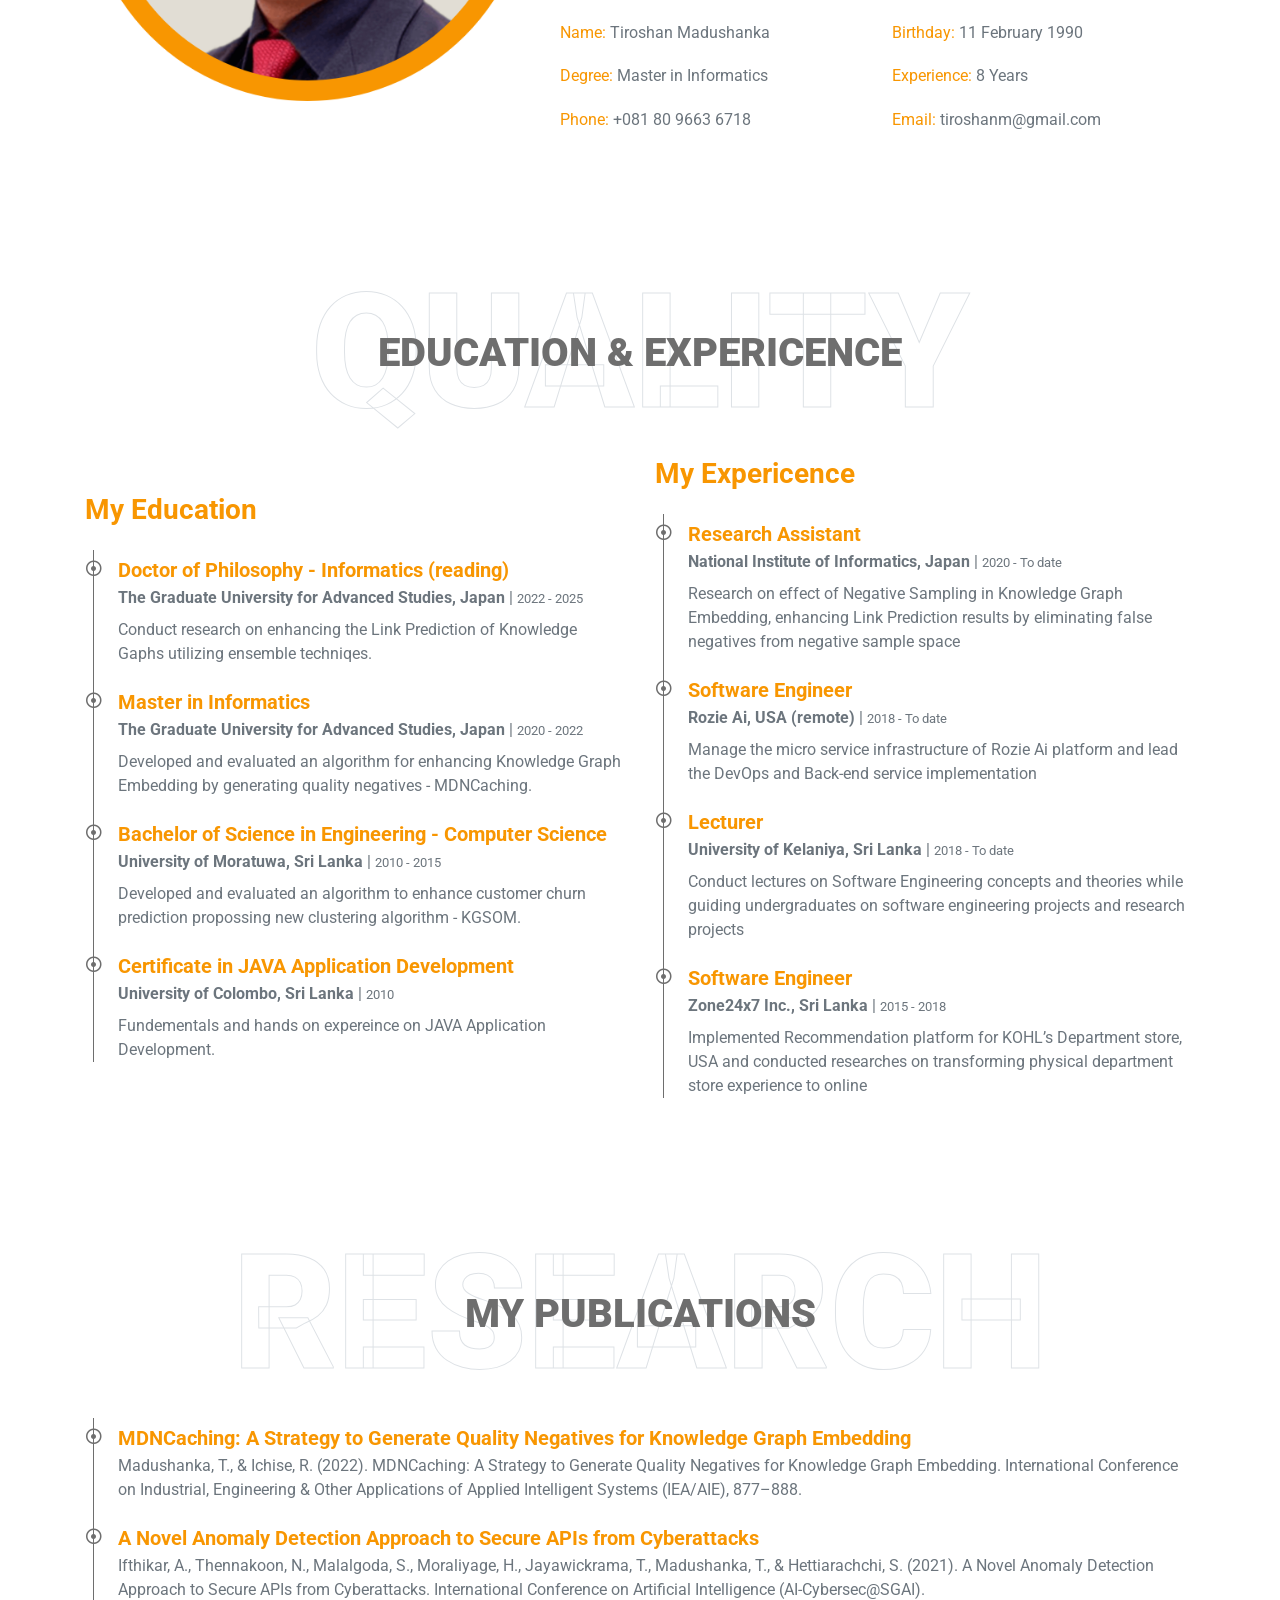
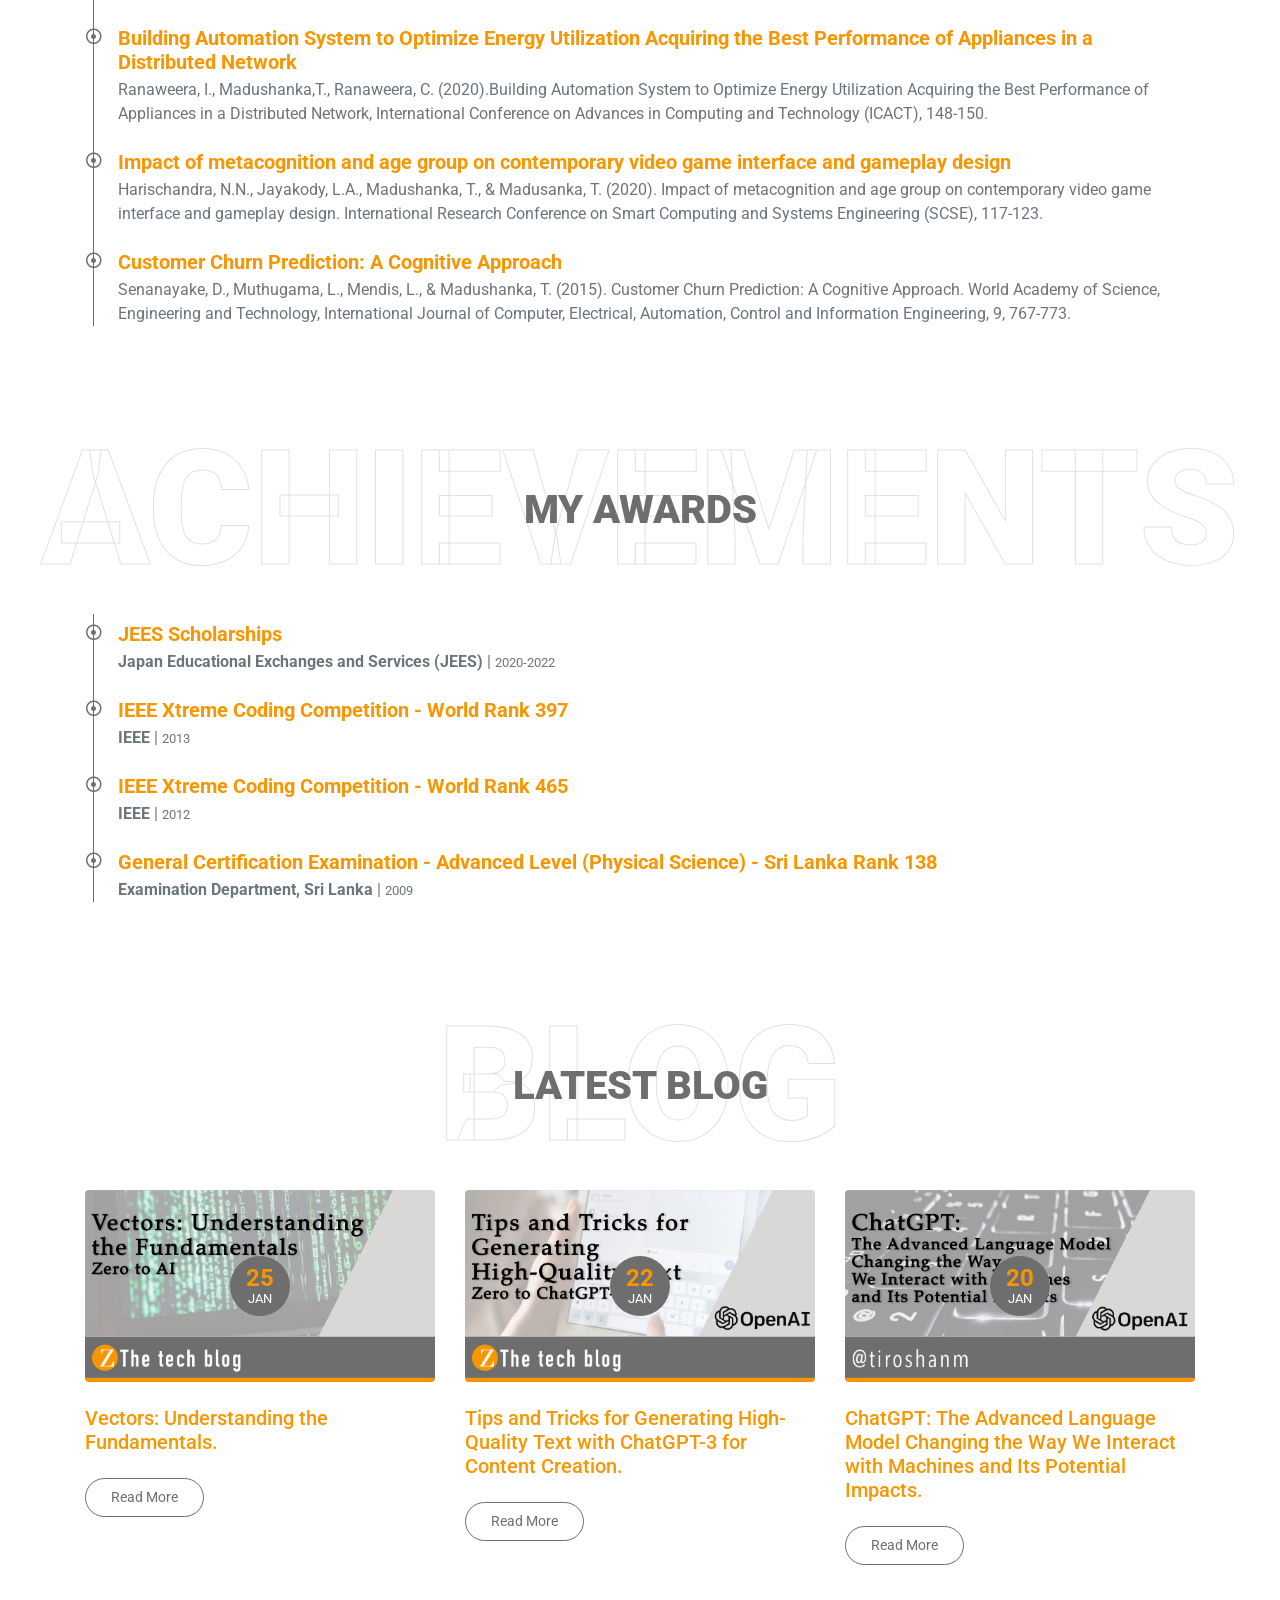
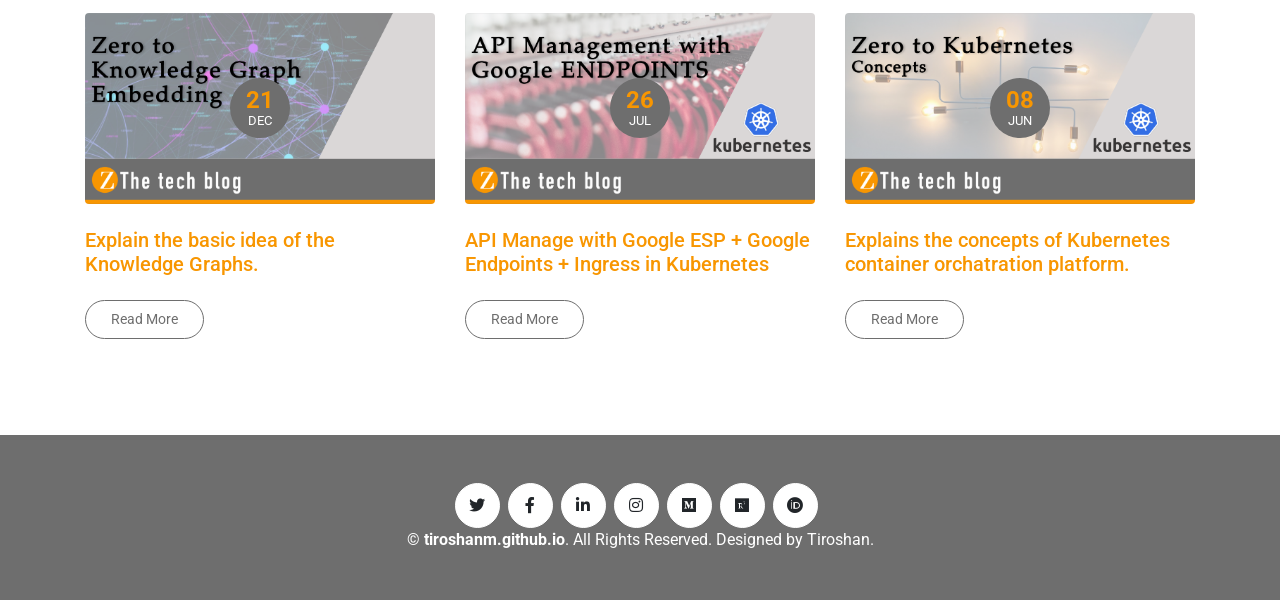
<file: archive/index.html>
<!DOCTYPE html>
<html lang="en">

<head>
    <meta charset="utf-8">
    <title>Tiroshan Madushanka</title>
    <meta content="width=device-width, initial-scale=1.0" name="viewport">
    <meta content="Free HTML Templates" name="keywords">
    <meta content="Free HTML Templates" name="description">

    <!-- Favicon -->
    <link href="img/favicon.ico" rel="icon">

    <!-- Google Web Fonts -->
    <link rel="preconnect" href="https://fonts.gstatic.com">
    <link href="https://fonts.googleapis.com/css2?family=Roboto:wght@300;400;500;700;900&display=swap" rel="stylesheet">

    <!-- Font Awesome -->
    <link href="https://cdnjs.cloudflare.com/ajax/libs/font-awesome/5.11.0/css/all.min.css" rel="stylesheet">

    <!-- Libraries Stylesheet -->
    <link href="lib/owlcarousel/assets/owl.carousel.min.css" rel="stylesheet">
    <link href="lib/lightbox/css/lightbox.min.css" rel="stylesheet">

    <!-- Customized Bootstrap Stylesheet -->
    <link href="css/style.css" rel="stylesheet">
</head>

<body data-spy="scroll" data-target=".navbar" data-offset="51">
    <!-- Navbar Start -->
    <nav class="navbar fixed-top shadow-sm navbar-expand-lg bg-light navbar-light py-3 py-lg-0 px-lg-5">
        <a href="index.html" class="navbar-brand ml-lg-3">
            <h1 class="m-0 display-5"><span class="text-primary">Tiroshan</span>Madushanka</h1>
        </a>
        <button type="button" class="navbar-toggler" data-toggle="collapse" data-target="#navbarCollapse">
            <span class="navbar-toggler-icon"></span>
        </button>
        <div class="collapse navbar-collapse px-lg-3" id="navbarCollapse">
            <div class="navbar-nav m-auto py-0">
                <a href="#home" class="nav-item nav-link active">Home</a>
                <a href="#about" class="nav-item nav-link">About</a>
                <a href="#qualification" class="nav-item nav-link">Quality</a>
                <!-- <a href="#skill" class="nav-item nav-link">Skill</a> -->
                <!-- <a href="#service" class="nav-item nav-link">Service</a> -->
                <a href="#portfolio" class="nav-item nav-link">Publications</a>
                <a href="#achievements" class="nav-item nav-link">Achievements</a>
                <a href="#blog" class="nav-item nav-link">Blog</a>
                <a href="img/TIroshan_Madhushanka_Dark_Resume.pdf" class="nav-item nav-link">Hire Me</a>
            </div>
            <!-- <a href="" class="btn btn-outline-primary d-none d-lg-block">Hire Me</a> -->
        </div>
    </nav>
    <!-- Navbar End -->


    <!-- Video Modal Start -->
    <div class="modal fade" id="videoModal" tabindex="-1" role="dialog" aria-labelledby="exampleModalLabel"
        aria-hidden="true">
        <div class="modal-dialog" role="document">
            <div class="modal-content">
                <div class="modal-body">
                    <button type="button" class="close" data-dismiss="modal" aria-label="Close">
                        <span aria-hidden="true">&times;</span>
                    </button>
                    <!-- 16:9 aspect ratio -->
                    <div class="embed-responsive embed-responsive-16by9">
                        <iframe class="embed-responsive-item" src="" id="video" allowscriptaccess="always"
                            allow="autoplay"></iframe>
                    </div>
                </div>
            </div>
        </div>
    </div>
    <!-- Video Modal End -->


    <!-- Header Start -->
    <div class="container-fluid bg-primary d-flex align-items-center mb-5 py-5" id="home" style="min-height: 100vh;">
        <div class="container">
            <div class="row align-items-center">
                <div class="col-lg-5 px-5 pl-lg-0 pb-5 pb-lg-0">
                    <img class="img-fluid w-100 rounded-circle shadow-sm" src="img/profile.png" alt="">
                </div>
                <div class="col-lg-7 text-center text-lg-left">
                    <h3 class="text-white font-weight-normal mb-3">I'm</h3>
                    <h1 class="display-3 text-uppercase text-primary mb-2" style="-webkit-text-stroke: 2px #ffffff;">
                        Tiroshan Madushanka</h1>
                    <h1 class="typed-text-output d-inline font-weight-lighter text-white"></h1>
                    <div class="typed-text d-none">Software Engineer, Data Science Researcher, Lecturer </div>
                    <div class="d-flex align-items-center justify-content-center justify-content-lg-start pt-5">
                        <!-- <a href="" class="btn btn-outline-light mr-5">Download CV</a>
                        <button type="button" class="btn-play" data-toggle="modal"
                            data-src="https://www.youtube.com/embed/DWRcNpR6Kdc" data-target="#videoModal">
                            <span></span>
                        </button>
                        <h5 class="font-weight-normal text-white m-0 ml-4 d-none d-sm-block">Play Video</h5> -->
                    </div>
                </div>
            </div>
        </div>
    </div>
    <!-- Header End -->


    <!-- About Start -->
    <div class="container-fluid py-5" id="about">
        <div class="container">
            <div class="position-relative d-flex align-items-center justify-content-center">
                <h1 class="display-1 text-uppercase text-white" style="-webkit-text-stroke: 1px #dee2e6;">About</h1>
                <h1 class="position-absolute text-uppercase text-primary">About Me</h1>
            </div>
            <div class="row align-items-center">
                <div class="col-lg-5 pb-4 pb-lg-0">
                    <img class="img-fluid rounded w-100" src="img/about.jpg" alt="">
                </div>
                <div class="col-lg-7">
                    <h3 class="mb-4">Data Science & Machine Learning enthusiastic | Software Engineer | Lecturer</h3>
                    <p>
                        Welcome to my personal website! My name is Tiroshan, and I am a Software Engineer, Data Science,
                        Machine Learning enthusiast, and lecturer.

                        As a software engineer, I have experience in various programming languages and technologies,
                        including Java, Python, Erlang, and C. I have hands-on experience with cloud services such as
                        Azure, GCP, and AWS and orchestration frameworks like Kubernetes. I have worked on projects
                        ranging from backend applications to machine learning models, and I am always eager to learn new
                        skills and technologies.

                        In the field of data science, I have experience working with large datasets, using tools such as
                        Python to extract insights and make predictions. I have also worked with various machine
                        learning algorithms, including supervised and unsupervised learning, and I have experience using
                        libraries such as scikit-learn and pyspark.

                        As a lecturer, I have experience teaching undergraduate courses on programming, software
                        engineering, and cloud services. I am passionate about sharing my knowledge and experience with
                        others, and I am always looking for new opportunities to do so. </p>
                    <div class="row mb-3">
                        <div class="col-sm-6 py-2">
                            <h6>Name: <span class="text-secondary">Tiroshan Madushanka</span></h6>
                        </div>
                        <div class="col-sm-6 py-2">
                            <h6>Birthday: <span class="text-secondary">11 February 1990</span></h6>
                        </div>
                        <div class="col-sm-6 py-2">
                            <h6>Degree: <span class="text-secondary">Master in Informatics</span></h6>
                        </div>
                        <div class="col-sm-6 py-2">
                            <h6>Experience: <span class="text-secondary">8 Years</span></h6>
                        </div>
                        <div class="col-sm-6 py-2">
                            <h6>Phone: <span class="text-secondary">+081 80 9663 6718</span></h6>
                        </div>
                        <div class="col-sm-6 py-2">
                            <h6>Email: <span class="text-secondary">tiroshanm@gmail.com</span></h6>
                        </div>
                        <!-- <div class="col-sm-6 py-2"><h6>Address: <span class="text-secondary">Matsudo, Chiba, Japan</span></h6></div> -->
                        <!-- <div class="col-sm-6 py-2"><h6>Freelance: <span class="text-secondary">Available</span></h6></div> -->
                    </div>
                    <!-- <a href="" class="btn btn-outline-primary mr-4">Hire Me</a> -->
                    <!-- <a href="" class="btn btn-outline-primary">Learn More</a> -->
                </div>
            </div>
        </div>
    </div>
    <!-- About End -->


    <!-- Qualification Start -->
    <div class="container-fluid py-5" id="qualification">
        <div class="container">
            <div class="position-relative d-flex align-items-center justify-content-center">
                <h1 class="display-1 text-uppercase text-white" style="-webkit-text-stroke: 1px #dee2e6;">Quality</h1>
                <h1 class="position-absolute text-uppercase text-primary">Education & Expericence</h1>
            </div>
            <div class="row align-items-center">
                <div class="col-lg-6">
                    <h3 class="mb-4">My Education</h3>
                    <div class="border-left border-primary pt-2 pl-4 ml-2">
                        <div class="position-relative mb-4">
                            <i class="far fa-dot-circle text-primary position-absolute"
                                style="top: 2px; left: -32px;"></i>
                            <h5 class="font-weight-bold mb-1">Doctor of Philosophy - Informatics (reading)</h5>
                            <p class="mb-2"><strong>The Graduate University for Advanced Studies, Japan</strong> |
                                <small>2022 - 2025</small></p>
                            <p>Conduct research on enhancing the Link Prediction of Knowledge Gaphs utilizing ensemble
                                techniqes.</p>
                        </div>
                        <div class="position-relative mb-4">
                            <i class="far fa-dot-circle text-primary position-absolute"
                                style="top: 2px; left: -32px;"></i>
                            <h5 class="font-weight-bold mb-1">Master in Informatics</h5>
                            <p class="mb-2"><strong>The Graduate University for Advanced Studies, Japan</strong> |
                                <small>2020 - 2022</small></p>
                            <p>Developed and evaluated an algorithm for enhancing Knowledge Graph Embedding by
                                generating quality negatives - MDNCaching.</p>
                        </div>
                        <div class="position-relative mb-4">
                            <i class="far fa-dot-circle text-primary position-absolute"
                                style="top: 2px; left: -32px;"></i>
                            <h5 class="font-weight-bold mb-1">Bachelor of Science in Engineering - Computer Science</h5>
                            <p class="mb-2"><strong>University of Moratuwa, Sri Lanka</strong> | <small>2010 -
                                    2015</small></p>
                            <p>Developed and evaluated an algorithm to enhance customer churn prediction propossing new
                                clustering algorithm - KGSOM.</p>
                        </div>
                        <div class="position-relative mb-4">
                            <i class="far fa-dot-circle text-primary position-absolute"
                                style="top: 2px; left: -32px;"></i>
                            <h5 class="font-weight-bold mb-1">Certificate in JAVA Application Development</h5>
                            <p class="mb-2"><strong>University of Colombo, Sri Lanka</strong> | <small>2010</small></p>
                            <p>Fundementals and hands on expereince on JAVA Application Development.</p>
                        </div>
                    </div>
                </div>
                <div class="col-lg-6">
                    <h3 class="mb-4">My Expericence</h3>
                    <div class="border-left border-primary pt-2 pl-4 ml-2">
                        <div class="position-relative mb-4">
                            <i class="far fa-dot-circle text-primary position-absolute"
                                style="top: 2px; left: -32px;"></i>
                            <h5 class="font-weight-bold mb-1">Research Assistant</h5>
                            <p class="mb-2"><strong>National Institute of Informatics, Japan</strong> | <small>2020 - To
                                    date</small></p>
                            <p>Research on effect of Negative Sampling in Knowledge Graph Embedding, enhancing Link
                                Prediction results by eliminating false negatives from negative sample space</p>
                        </div>
                        <div class="position-relative mb-4">
                            <i class="far fa-dot-circle text-primary position-absolute"
                                style="top: 2px; left: -32px;"></i>
                            <h5 class="font-weight-bold mb-1">Software Engineer</h5>
                            <p class="mb-2"><strong>Rozie Ai, USA (remote)</strong> | <small>2018 - To date</small></p>
                            <p>Manage the micro service infrastructure of Rozie Ai platform and lead the DevOps and
                                Back-end service implementation</p>
                        </div>
                        <div class="position-relative mb-4">
                            <i class="far fa-dot-circle text-primary position-absolute"
                                style="top: 2px; left: -32px;"></i>
                            <h5 class="font-weight-bold mb-1">Lecturer</h5>
                            <p class="mb-2"><strong>University of Kelaniya, Sri Lanka</strong> | <small>2018 - To
                                    date</small></p>
                            <p>Conduct lectures on Software Engineering concepts and theories while guiding
                                undergraduates on software engineering projects and research projects</p>
                        </div>
                        <div class="position-relative mb-4">
                            <i class="far fa-dot-circle text-primary position-absolute"
                                style="top: 2px; left: -32px;"></i>
                            <h5 class="font-weight-bold mb-1">Software Engineer</h5>
                            <p class="mb-2"><strong>Zone24x7 Inc., Sri Lanka</strong> | <small>2015 - 2018</small></p>
                            <p>Implemented Recommendation platform for KOHL’s Department store, USA and conducted
                                researches on transforming physical department store experience to online</p>
                        </div>
                    </div>
                </div>
            </div>
        </div>
    </div>
    <!-- Qualification End -->

    <!-- Portfolio Start -->
    <div class="container-fluid pt-5 pb-3" id="portfolio">
        <div class="container">
            <div class="position-relative d-flex align-items-center justify-content-center">
                <h1 class="display-1 text-uppercase text-white" style="-webkit-text-stroke: 1px #dee2e6;">Research</h1>
                <h1 class="position-absolute text-uppercase text-primary">My Publications</h1>
            </div>
            <div class="row align-items-center">
                <div class="col-lg-12">
                    <div class="border-left border-primary pt-2 pl-4 ml-2">
                        <div class="position-relative mb-4">
                            <i class="far fa-dot-circle text-primary position-absolute"
                                style="top: 2px; left: -32px;"></i>
                            <h5 class="font-weight-bold mb-1">MDNCaching: A Strategy to Generate Quality Negatives for
                                Knowledge Graph Embedding</h5>
                            <!-- <p class="mb-2"><strong>IEA/AIE</strong> | <small>2022</small></p> -->
                            <p>Madushanka, T., & Ichise, R. (2022). MDNCaching: A Strategy to Generate Quality Negatives
                                for Knowledge Graph Embedding. International Conference on Industrial, Engineering &
                                Other Applications of Applied Intelligent Systems (IEA/AIE), 877–888.</p>
                        </div>
                        <div class="position-relative mb-4">
                            <i class="far fa-dot-circle text-primary position-absolute"
                                style="top: 2px; left: -32px;"></i>
                            <h5 class="font-weight-bold mb-1">A Novel Anomaly Detection Approach to Secure APIs from
                                Cyberattacks</h5>
                            <!-- <p class="mb-2"><strong>Rozie Ai, USA (remote)</strong> | <small>2018 - To date</small></p> -->
                            <p>Ifthikar, A., Thennakoon, N., Malalgoda, S., Moraliyage, H., Jayawickrama, T.,
                                Madushanka, T., & Hettiarachchi, S. (2021). A Novel Anomaly Detection Approach to Secure
                                APIs from Cyberattacks. International Conference on Artificial Intelligence
                                (AI-Cybersec@SGAI).</p>
                        </div>
                        <div class="position-relative mb-4">
                            <i class="far fa-dot-circle text-primary position-absolute"
                                style="top: 2px; left: -32px;"></i>
                            <h5 class="font-weight-bold mb-1">Building Automation System to Optimize Energy Utilization
                                Acquiring the Best Performance of Appliances in a Distributed Network</h5>
                            <!-- <p class="mb-2"><strong>University of Kelaniya, Sri Lanka</strong> | <small>2018 - To date</small></p> -->
                            <p>Ranaweera, I., Madushanka,T., Ranaweera, C. (2020).Building Automation System to Optimize
                                Energy Utilization Acquiring the Best Performance of Appliances in a Distributed
                                Network, International Conference on Advances in Computing and Technology (ICACT),
                                148-150.</p>
                        </div>
                        <div class="position-relative mb-4">
                            <i class="far fa-dot-circle text-primary position-absolute"
                                style="top: 2px; left: -32px;"></i>
                            <h5 class="font-weight-bold mb-1">Impact of metacognition and age group on contemporary
                                video game interface and gameplay design</h5>
                            <!-- <p class="mb-2"><strong>University of Kelaniya, Sri Lanka</strong> | <small>2018 - To date</small></p> -->
                            <p>Harischandra, N.N., Jayakody, L.A., Madushanka, T., & Madusanka, T. (2020). Impact of
                                metacognition and age group on contemporary video game interface and gameplay design.
                                International Research Conference on Smart Computing and Systems Engineering (SCSE),
                                117-123.</p>
                        </div>
                        <div class="position-relative mb-4">
                            <i class="far fa-dot-circle text-primary position-absolute"
                                style="top: 2px; left: -32px;"></i>
                            <h5 class="font-weight-bold mb-1">Customer Churn Prediction: A Cognitive Approach</h5>
                            <!-- <p class="mb-2"><strong>Zone24x7 Inc., Sri Lanka</strong> | <small>2015 - 2018</small></p> -->
                            <p>Senanayake, D., Muthugama, L., Mendis, L., & Madushanka, T. (2015). Customer Churn
                                Prediction: A Cognitive Approach. World Academy of Science, Engineering and Technology,
                                International Journal of Computer, Electrical, Automation, Control and Information
                                Engineering, 9, 767-773.</p>
                        </div>
                    </div>
                </div>
            </div>
        </div>
    </div>
    <!-- Portfolio End -->


    <!-- Scolorships Start -->
    <div class="container-fluid pt-5 pb-3" id="achievements">
        <div class="container">
            <div class="position-relative d-flex align-items-center justify-content-center">
                <h1 class="display-1 text-uppercase text-white" style="-webkit-text-stroke: 1px #dee2e6;">Achievements
                </h1>
                <h1 class="position-absolute text-uppercase text-primary">My Awards</h1>
            </div>
            <div class="row align-items-center">
                <div class="col-lg-12">
                    <div class="border-left border-primary pt-2 pl-4 ml-2">
                        <div class="position-relative mb-4">
                            <i class="far fa-dot-circle text-primary position-absolute"
                                style="top: 2px; left: -32px;"></i>
                            <h5 class="font-weight-bold mb-1">JEES Scholarships</h5>
                            <p class="mb-2"><strong>Japan Educational Exchanges and Services (JEES)</strong> |
                                <small>2020-2022</small></p>
                        </div>
                        <div class="position-relative mb-4">
                            <i class="far fa-dot-circle text-primary position-absolute"
                                style="top: 2px; left: -32px;"></i>
                            <h5 class="font-weight-bold mb-1">IEEE Xtreme Coding Competition - World Rank 397</h5>
                            <p class="mb-2"><strong>IEEE</strong> | <small>2013</small></p>
                        </div>
                        <div class="position-relative mb-4">
                            <i class="far fa-dot-circle text-primary position-absolute"
                                style="top: 2px; left: -32px;"></i>
                            <h5 class="font-weight-bold mb-1">IEEE Xtreme Coding Competition - World Rank 465</h5>
                            <p class="mb-2"><strong>IEEE</strong> | <small>2012</small></p>
                        </div>
                        <div class="position-relative mb-4">
                            <i class="far fa-dot-circle text-primary position-absolute"
                                style="top: 2px; left: -32px;"></i>
                            <h5 class="font-weight-bold mb-1">General Certification Examination - Advanced Level
                                (Physical Science) - Sri Lanka Rank 138</h5>
                            <p class="mb-2"><strong>Examination Department, Sri Lanka</strong> | <small>2009</small></p>
                        </div>
                    </div>
                </div>
            </div>
        </div>
    </div>
    <!-- Scolorships End -->


    <!-- Blog Start -->
    <div class="container-fluid pt-5" id="blog">
        <div class="container">
            <div class="position-relative d-flex align-items-center justify-content-center">
                <h1 class="display-1 text-uppercase text-white" style="-webkit-text-stroke: 1px #dee2e6;">Blog</h1>
                <h1 class="position-absolute text-uppercase text-primary">Latest Blog</h1>
            </div>
            <div class="row">
                <div class="col-lg-4 mb-5">
                    <div class="position-relative mb-4">
                        <img class="img-fluid rounded w-100" src="img/Banner-VECTORS.png" alt="">
                        <div class="blog-date">
                            <h4 class="font-weight-bold mb-n1">25</h4>
                            <small class="text-white text-uppercase">Jan</small>
                        </div>
                    </div>
                    <h5 class="font-weight-medium mb-4">Vectors: Understanding the Fundamentals.</h5>
                    <a class="btn btn-sm btn-outline-primary py-2"
                        href="https://medium.com/zero-to/vectors-understanding-the-fundamentals-43f3fb99fc86">Read
                        More</a>
                </div>
                <div class="col-lg-4 mb-5">
                    <div class="position-relative mb-4">
                        <img class="img-fluid rounded w-100" src="img/Banner-CHATGPT3.png" alt="">
                        <div class="blog-date">
                            <h4 class="font-weight-bold mb-n1">22</h4>
                            <small class="text-white text-uppercase">Jan</small>
                        </div>
                    </div>
                    <h5 class="font-weight-medium mb-4">Tips and Tricks for Generating High-Quality Text with ChatGPT-3
                        for Content Creation.</h5>
                    <a class="btn btn-sm btn-outline-primary py-2"
                        href="https://medium.com/zero-to/tips-and-tricks-for-generating-high-quality-text-with-chatgpt-3-for-content-creation-baa116f5d365">Read
                        More</a>
                </div>
                <div class="col-lg-4 mb-5">
                    <div class="position-relative mb-4">
                        <img class="img-fluid rounded w-100" src="img/Banner-CHJOB.png" alt="">
                        <div class="blog-date">
                            <h4 class="font-weight-bold mb-n1">20</h4>
                            <small class="text-white text-uppercase">Jan</small>
                        </div>
                    </div>
                    <h5 class="font-weight-medium mb-4">ChatGPT: The Advanced Language Model Changing the Way We
                        Interact with Machines and Its Potential Impacts.</h5>
                    <a class="btn btn-sm btn-outline-primary py-2"
                        href="https://medium.com/@tiroshanm/chatgpt-the-advanced-language-model-changing-the-way-we-interact-with-machines-and-its-potential-6af4abbe7b25">Read
                        More</a>
                </div>
                <div class="col-lg-4 mb-5">
                    <div class="position-relative mb-4">
                        <img class="img-fluid rounded w-100" src="img/Banner-KG.png" alt="">
                        <div class="blog-date">
                            <h4 class="font-weight-bold mb-n1">21</h4>
                            <small class="text-white text-uppercase">Dec</small>
                        </div>
                    </div>
                    <h5 class="font-weight-medium mb-4">Explain the basic idea of the Knowledge Graphs.</h5>
                    <a class="btn btn-sm btn-outline-primary py-2"
                        href="https://medium.com/zero-to/knowledge-graphs-9f09df1d5d89">Read More</a>
                </div>
                <div class="col-lg-4 mb-5">
                    <div class="position-relative mb-4">
                        <img class="img-fluid rounded w-100" src="img/Banner-API.png" alt="">
                        <div class="blog-date">
                            <h4 class="font-weight-bold mb-n1">26</h4>
                            <small class="text-white text-uppercase">Jul</small>
                        </div>
                    </div>
                    <h5 class="font-weight-medium mb-4">API Manage with Google ESP + Google Endpoints + Ingress in
                        Kubernetes</h5>
                    <a class="btn btn-sm btn-outline-primary py-2"
                        href="https://medium.com/zero-to/api-manage-with-google-esp-google-endpoints-ingress-in-kubernetes-5b86462ccbf">Read
                        More</a>
                </div>
                <div class="col-lg-4 mb-5">
                    <div class="position-relative mb-4">
                        <img class="img-fluid rounded w-100" src="img/Banner-KUBE.png" alt="">
                        <div class="blog-date">
                            <h4 class="font-weight-bold mb-n1">08</h4>
                            <small class="text-white text-uppercase">Jun</small>
                        </div>
                    </div>
                    <h5 class="font-weight-medium mb-4">Explains the concepts of Kubernetes container orchatration
                        platform.</h5>
                    <a class="btn btn-sm btn-outline-primary py-2"
                        href="https://medium.com/zero-to/kubernetes-concepts-ac434f67c911">Read More</a>
                </div>
            </div>
        </div>
    </div>
    <!-- Blog End -->


    <!-- Footer Start -->
    <div class="container-fluid bg-primary text-white mt-5 py-5 px-sm-3 px-md-5">
        <div class="container text-center py-6">
            <div class="d-flex justify-content-center mb-7">
                <a class="btn btn-light btn-social mr-2" href="https://twitter.com/tiroshanm"><i
                        class="fab fa-twitter"></i></a>
                <a class="btn btn-light btn-social mr-2" href="https://www.facebook.com/tiroshanm"><i
                        class="fab fa-facebook-f"></i></a>
                <a class="btn btn-light btn-social mr-2" href="https://www.linkedin.com/in/tiroshanm/"><i
                        class="fab fa-linkedin-in"></i></a>
                <a class="btn btn-light btn-social mr-2" href="https://www.instagram.com/tiroshanm/"><i
                        class="fab fa-instagram"></i></a>
                <a class="btn btn-light btn-social mr-2" href="https://medium.com/@tiroshanm"><i
                        class="fab fa-medium"></i></a>
                <a class="btn btn-light btn-social mr-2"
                    href="https://www.researchgate.net/profile/Tiroshan-Madushanka"><i
                        class="fab fa-researchgate"></i></a>
                <a class="btn btn-light btn-social mr-2" href="https://orcid.org/0000-0001-6627-1477"><i
                        class="fab fa-orcid"></i></a>

            </div>
            <p class="m-0">&copy; <a class="text-white font-weight-bold" href="#">tiroshanm.github.io</a>. All Rights
                Reserved. Designed by Tiroshan.</a>
            </p>
        </div>
    </div>
    <!-- Footer End -->

    <!-- Scroll to Bottom -->
    <i class="fa fa-2x fa-angle-down text-white scroll-to-bottom"></i>

    <!-- Back to Top -->
    <a href="#" class="btn btn-outline-dark px-0 back-to-top"><i class="fa fa-angle-double-up"></i></a>


    <!-- JavaScript Libraries -->
    <script src="https://code.jquery.com/jquery-3.4.1.min.js"></script>
    <script src="https://stackpath.bootstrapcdn.com/bootstrap/4.4.1/js/bootstrap.bundle.min.js"></script>
    <script src="lib/typed/typed.min.js"></script>
    <script src="lib/easing/easing.min.js"></script>
    <script src="lib/waypoints/waypoints.min.js"></script>
    <script src="lib/owlcarousel/owl.carousel.min.js"></script>
    <script src="lib/isotope/isotope.pkgd.min.js"></script>
    <script src="lib/lightbox/js/lightbox.min.js"></script>

    <!-- Contact Javascript File -->
    <script src="mail/jqBootstrapValidation.min.js"></script>
    <script src="mail/contact.js"></script>

    <!-- Template Javascript -->
    <script src="js/main.js"></script>
</body>

</html>
</file>
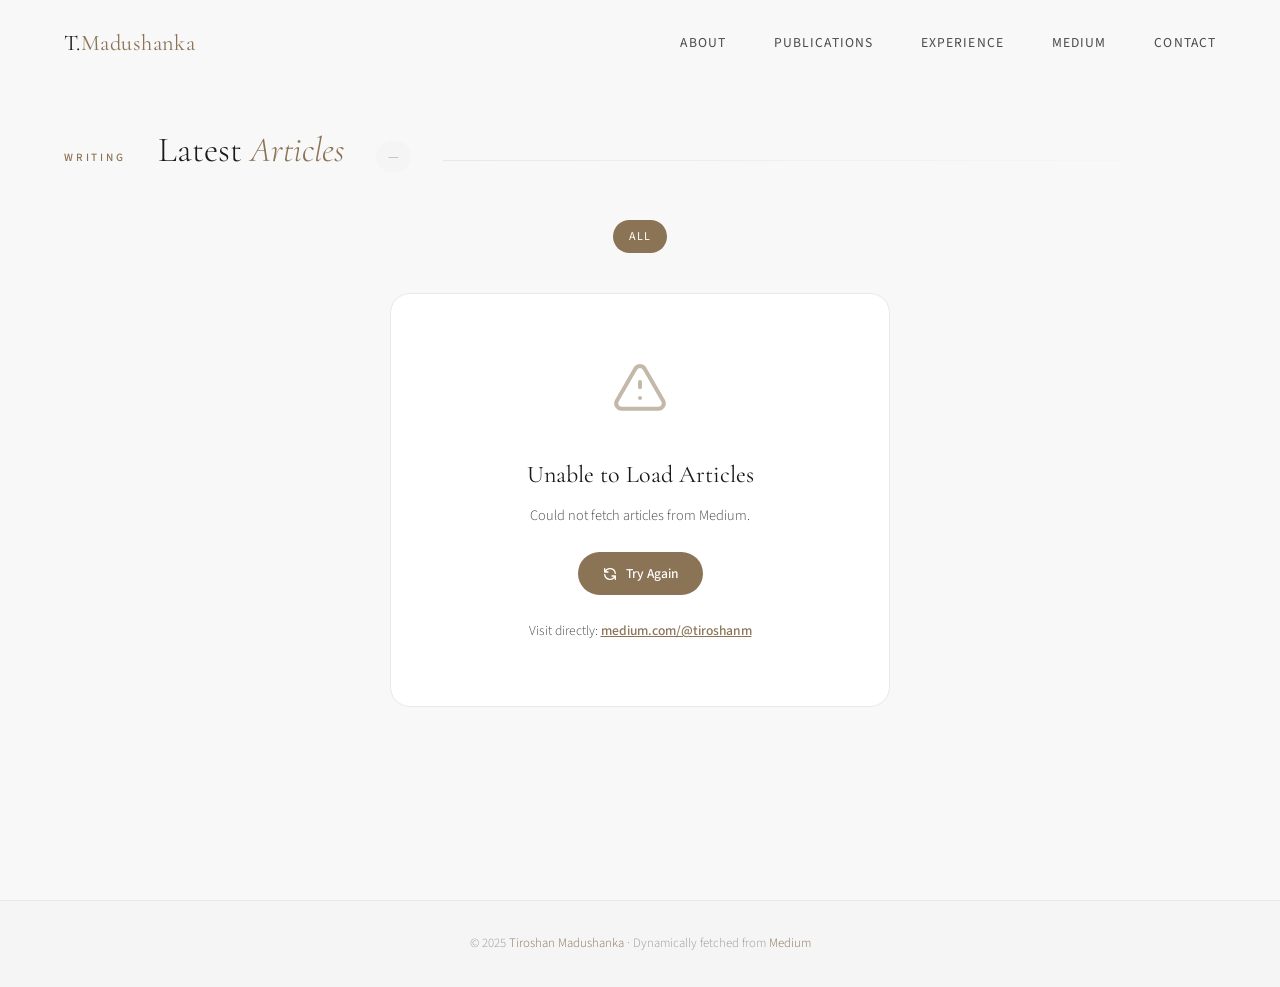
<file: blog.html>
<!DOCTYPE html>
<html lang="en">
<head>
    <meta charset="UTF-8">
    <meta name="viewport" content="width=device-width, initial-scale=1.0">
    <title>Medium Articles | Dr. Tiroshan Madushanka</title>
    <link rel="preconnect" href="https://fonts.googleapis.com">
    <link rel="preconnect" href="https://fonts.gstatic.com" crossorigin>
    <link href="https://fonts.googleapis.com/css2?family=Cormorant+Garamond:ital,wght@0,300;0,400;0,500;0,600;1,400&family=Source+Sans+3:wght@300;400;500;600&display=swap" rel="stylesheet">
    <style>
        :root {
            --white: #ffffff;
            --off-white: #f8f8f8;
            --cream: #f5f5f5;
            --light-gray: #e8e8e6;
            --medium-gray: #999999;
            --dark-gray: #4a4a4a;
            --charcoal: #2a2a2a;
            --black: #1a1a1a;
            --accent: #8b7355;
            --accent-light: #c4b5a0;
            --accent-subtle: rgba(139, 115, 85, 0.08);
            --accent-glow: rgba(139, 115, 85, 0.15);
            --border: rgba(0, 0, 0, 0.06);
            --border-hover: rgba(139, 115, 85, 0.4);
            --shadow-sm: 0 1px 3px rgba(0, 0, 0, 0.04);
            --shadow-lg: 0 10px 40px rgba(0, 0, 0, 0.08);
            --font-serif: 'Cormorant Garamond', Georgia, serif;
            --font-sans: 'Source Sans 3', -apple-system, sans-serif;
        }

        * { margin: 0; padding: 0; box-sizing: border-box; }
        html { scroll-behavior: smooth; }

        body {
            font-family: var(--font-sans);
            background: var(--off-white);
            color: var(--charcoal);
            line-height: 1.7;
            font-weight: 300;
        }

        ::selection { background: var(--accent-light); color: var(--black); }

        .container { max-width: 1280px; margin: 0 auto; padding: 0 4rem; }

        /* Navigation */
        nav {
            position: fixed;
            top: 0; left: 0; right: 0;
            z-index: 100;
            padding: 1.5rem 4rem;
            display: flex;
            justify-content: space-between;
            align-items: center;
            background: rgba(248, 248, 248, 0.95);
            backdrop-filter: blur(20px);
            border-bottom: 1px solid transparent;
            transition: all 0.4s ease;
        }

        nav.scrolled { border-bottom: 1px solid var(--light-gray); padding: 1rem 4rem; }

        .logo {
            font-family: var(--font-serif);
            font-size: 1.4rem;
            font-weight: 400;
            letter-spacing: 0.02em;
            color: var(--black);
            text-decoration: none;
        }
        .logo span { color: var(--accent); }

        .nav-links { display: flex; gap: 3rem; list-style: none; }
        .nav-links a {
            text-decoration: none;
            color: var(--dark-gray);
            font-size: 0.85rem;
            font-weight: 400;
            letter-spacing: 0.08em;
            text-transform: uppercase;
            position: relative;
            transition: color 0.3s ease;
        }
        .nav-links a::after {
            content: '';
            position: absolute;
            bottom: -4px; left: 0;
            width: 0; height: 1px;
            background: var(--accent);
            transition: width 0.3s ease;
        }
        .nav-links a:hover { color: var(--black); }
        .nav-links a:hover::after { width: 100%; }

        /* Main Content */
        .main-content { padding-top: 120px; padding-bottom: 60px; min-height: 100vh; }

        /* Section Header */
        .section-header {
            display: flex;
            align-items: baseline;
            gap: 2rem;
            margin-bottom: 2.5rem;
        }
        .section-label {
            font-size: 0.7rem;
            letter-spacing: 0.25em;
            text-transform: uppercase;
            color: var(--accent);
            font-weight: 500;
        }
        .section-title {
            font-family: var(--font-serif);
            font-size: clamp(1.6rem, 3vw, 2.2rem);
            font-weight: 300;
            color: var(--black);
        }
        .section-title em { font-style: italic; color: var(--accent); }
        .section-count {
            font-size: 0.85rem;
            color: var(--medium-gray);
            padding: 0.25rem 0.75rem;
            background: var(--cream);
            border-radius: 100px;
        }
        .section-line {
            flex: 1;
            height: 1px;
            background: linear-gradient(90deg, var(--light-gray) 0%, transparent 100%);
        }

        /* Filter Tabs */
        .filter-tabs {
            display: flex;
            justify-content: center;
            gap: 0.5rem;
            margin-bottom: 2.5rem;
            flex-wrap: wrap;
        }
        .filter-tab {
            background: none;
            border: none;
            font-family: var(--font-sans);
            font-size: 0.75rem;
            letter-spacing: 0.08em;
            text-transform: uppercase;
            color: var(--medium-gray);
            cursor: pointer;
            padding: 0.5rem 1rem;
            border-radius: 100px;
            transition: all 0.3s ease;
        }
        .filter-tab:hover { color: var(--black); background: var(--cream); }
        .filter-tab.active { color: var(--white); background: var(--accent); }

        /* Articles Grid */
        .articles-grid {
            display: grid;
            grid-template-columns: repeat(auto-fill, minmax(360px, 1fr));
            gap: 2rem;
        }
        .article-card {
            background: var(--white);
            border-radius: 16px;
            overflow: hidden;
            border: 1px solid var(--light-gray);
            box-shadow: var(--shadow-sm);
            transition: all 0.5s cubic-bezier(0.4, 0, 0.2, 1);
            animation: cardReveal 0.8s cubic-bezier(0.4, 0, 0.2, 1) forwards;
            opacity: 0;
            transform: translateY(30px);
        }
        @keyframes cardReveal { to { opacity: 1; transform: translateY(0); } }
        .article-card:hover {
            border-color: var(--border-hover);
            transform: translateY(-8px);
            box-shadow: var(--shadow-lg);
        }

        .thumbnail-wrapper { overflow: hidden; height: 200px; position: relative; }
        .thumbnail-wrapper::after {
            content: '';
            position: absolute;
            bottom: 0; left: 0; right: 0;
            height: 60px;
            background: linear-gradient(to top, var(--white) 0%, transparent 100%);
            pointer-events: none;
        }
        .article-thumbnail {
            width: 100%; height: 200px;
            object-fit: cover;
            transition: transform 0.7s cubic-bezier(0.4, 0, 0.2, 1);
        }
        .article-card:hover .article-thumbnail { transform: scale(1.05); }

        .thumbnail-placeholder {
            width: 100%; height: 200px;
            background: linear-gradient(135deg, var(--cream) 0%, var(--light-gray) 100%);
            display: flex;
            align-items: center;
            justify-content: center;
        }
        .thumbnail-placeholder svg { width: 48px; height: 48px; color: var(--accent); opacity: 0.3; }

        .article-content { padding: 1.5rem 1.75rem 1.75rem; }
        .article-category {
            display: inline-block;
            padding: 0.3rem 0.8rem;
            background: var(--accent-subtle);
            color: var(--accent);
            font-size: 0.65rem;
            font-weight: 500;
            text-transform: uppercase;
            letter-spacing: 0.1em;
            border-radius: 100px;
            margin-bottom: 0.75rem;
        }
        .article-title {
            font-family: var(--font-serif);
            font-size: 1.25rem;
            font-weight: 400;
            line-height: 1.35;
            margin-bottom: 0.5rem;
            color: var(--black);
            transition: color 0.3s ease;
        }
        .article-card:hover .article-title { color: var(--accent); }
        .article-excerpt {
            color: var(--dark-gray);
            font-size: 0.9rem;
            line-height: 1.7;
            margin-bottom: 1rem;
            display: -webkit-box;
            -webkit-line-clamp: 3;
            -webkit-box-orient: vertical;
            overflow: hidden;
        }
        .article-meta {
            display: flex;
            justify-content: space-between;
            align-items: center;
            padding-top: 1rem;
            border-top: 1px solid var(--light-gray);
        }
        .article-date { color: var(--medium-gray); font-size: 0.78rem; }
        .read-more {
            display: flex;
            align-items: center;
            gap: 0.5rem;
            color: var(--accent);
            font-size: 0.8rem;
            font-weight: 500;
            text-decoration: none;
            transition: all 0.3s ease;
        }
        .read-more:hover { gap: 0.75rem; }
        .read-more svg { width: 14px; height: 14px; transition: transform 0.3s ease; }
        .article-card:hover .read-more svg { transform: translateX(4px); }

        /* Pagination */
        .pagination { display: flex; justify-content: center; align-items: center; gap: 0.5rem; margin-top: 3rem; flex-wrap: wrap; }
        .pagination-btn {
            display: flex;
            align-items: center;
            justify-content: center;
            min-width: 40px; height: 40px;
            padding: 0 0.75rem;
            border-radius: 10px;
            border: 1px solid var(--light-gray);
            background: var(--white);
            color: var(--dark-gray);
            font-family: var(--font-sans);
            font-size: 0.85rem;
            cursor: pointer;
            transition: all 0.3s ease;
        }
        .pagination-btn:hover:not(:disabled) { border-color: var(--accent); color: var(--accent); background: var(--accent-subtle); }
        .pagination-btn.active { background: var(--accent); border-color: var(--accent); color: var(--white); font-weight: 500; }
        .pagination-btn:disabled { opacity: 0.4; cursor: not-allowed; }
        .pagination-btn svg { width: 16px; height: 16px; }
        .pagination-info { color: var(--medium-gray); font-size: 0.8rem; margin: 0 0.75rem; }

        /* View All */
        .view-all-container {
            text-align: center;
            margin-top: 2.5rem;
            padding: 1.5rem 2rem;
            background: var(--cream);
            border-radius: 16px;
        }
        .view-all-text {
            color: var(--dark-gray);
            font-size: 0.85rem;
            margin-bottom: 1rem;
            display: flex;
            align-items: center;
            justify-content: center;
            gap: 0.5rem;
        }
        .view-all-text svg { width: 16px; height: 16px; color: var(--accent); }
        .view-all-btn {
            display: inline-flex;
            align-items: center;
            gap: 0.5rem;
            padding: 0.75rem 1.5rem;
            background: transparent;
            color: var(--accent);
            border: 1px solid var(--accent);
            border-radius: 100px;
            font-family: var(--font-sans);
            font-size: 0.85rem;
            font-weight: 500;
            text-decoration: none;
            transition: all 0.4s cubic-bezier(0.4, 0, 0.2, 1);
        }
        .view-all-btn:hover {
            background: var(--accent);
            color: var(--white);
            transform: translateY(-2px);
            box-shadow: 0 10px 30px rgba(139, 115, 85, 0.25);
        }
        .view-all-btn svg { width: 16px; height: 16px; transition: transform 0.3s ease; }
        .view-all-btn:hover svg { transform: translateX(3px); }

        /* Loading & Error States */
        .loading-container { display: flex; flex-direction: column; align-items: center; justify-content: center; padding: 5rem 2rem; gap: 1.5rem; }
        .loading-spinner { width: 48px; height: 48px; border: 2px solid var(--light-gray); border-top-color: var(--accent); border-radius: 50%; animation: spin 1s linear infinite; }
        @keyframes spin { to { transform: rotate(360deg); } }
        .loading-text { color: var(--dark-gray); font-size: 0.95rem; }

        .error-container { text-align: center; padding: 4rem 2rem; background: var(--white); border-radius: 20px; border: 1px solid var(--light-gray); max-width: 500px; margin: 0 auto; }
        .error-icon { width: 64px; height: 64px; color: var(--accent); opacity: 0.5; margin-bottom: 1.5rem; }
        .error-title { font-family: var(--font-serif); font-size: 1.5rem; margin-bottom: 0.5rem; color: var(--black); font-weight: 400; }
        .error-message { color: var(--dark-gray); margin-bottom: 1.5rem; font-size: 0.9rem; }
        .retry-btn {
            display: inline-flex;
            align-items: center;
            gap: 0.5rem;
            padding: 0.75rem 1.5rem;
            background: var(--accent);
            color: var(--white);
            border: none;
            border-radius: 100px;
            font-family: var(--font-sans);
            font-size: 0.85rem;
            font-weight: 500;
            cursor: pointer;
            transition: all 0.4s ease;
        }
        .retry-btn:hover { transform: translateY(-2px); box-shadow: 0 10px 30px rgba(139, 115, 85, 0.3); }

        .empty-state { text-align: center; padding: 4rem 2rem; background: var(--white); border-radius: 20px; border: 1px solid var(--light-gray); }
        .empty-state svg { width: 72px; height: 72px; color: var(--medium-gray); margin-bottom: 1.5rem; }
        .empty-state h3 { font-family: var(--font-serif); font-size: 1.4rem; margin-bottom: 0.5rem; color: var(--black); font-weight: 400; }
        .empty-state p { color: var(--dark-gray); font-size: 0.9rem; }

        .api-status { font-size: 0.7rem; color: var(--medium-gray); font-family: 'SF Mono', Consolas, monospace; }

        /* Footer */
        footer { padding: 2rem 4rem; text-align: center; border-top: 1px solid var(--light-gray); background: var(--cream); }
        .footer-text { color: var(--medium-gray); font-size: 0.8rem; }
        .footer-text a { color: var(--accent); text-decoration: none; transition: color 0.3s ease; }
        .footer-text a:hover { color: var(--black); }

        /* Scroll Progress */
        .scroll-progress { position: fixed; top: 0; left: 0; height: 2px; background: var(--accent); z-index: 1001; transition: width 0.1s ease; }

        /* Responsive */
        @media (max-width: 1024px) { .container { padding: 0 3rem; } nav { padding: 1rem 3rem; } }
        @media (max-width: 768px) {
            .container { padding: 0 1.5rem; }
            nav { padding: 1rem 1.5rem; }
            .nav-links { display: none; }
            .main-content { padding-top: 100px; }
            .articles-grid { grid-template-columns: 1fr; }
            footer { padding: 1.5rem 1.5rem; }
        }
    </style>
</head>
<body>
    <div class="scroll-progress" id="scrollProgress"></div>

    <nav id="navbar">
        <a href="index.html" class="logo">T.<span>Madushanka</span></a>
        <ul class="nav-links">
            <li><a href="index.html#about">About</a></li>
            <li><a href="index.html#publications">Publications</a></li>
            <li><a href="index.html#experience">Experience</a></li>
            <li><a href="#">Medium</a></li>
            <li><a href="index.html#contact">Contact</a></li>
        </ul>
    </nav>

    <main class="main-content">
        <div class="container">
            <div class="section-header">
                <span class="section-label">Writing</span>
                <h2 class="section-title">Latest <em>Articles</em></h2>
                <span class="section-count" id="articleCount">—</span>
                <div class="section-line"></div>
            </div>

            <div class="filter-tabs" id="filterTabs">
                <button class="filter-tab active" data-filter="all">All</button>
            </div>

            <div id="articlesContainer">
                <div class="loading-container">
                    <div class="loading-spinner"></div>
                    <p class="loading-text">Fetching latest articles from Medium...</p>
                    <p class="api-status" id="apiStatus">Initializing...</p>
                </div>
            </div>

            <div id="paginationContainer"></div>
            <div id="viewAllContainer"></div>
        </div>
    </main>

    <footer>
        <div class="container">
            <p class="footer-text">
                © 2025 <a href="https://tiroshanm.github.io/">Tiroshan Madushanka</a> · 
                Dynamically fetched from <a href="https://medium.com/@tiroshanm" target="_blank">Medium</a>
            </p>
        </div>
    </footer>

    <script>
        window.addEventListener('scroll', () => {
            const scrollProgress = document.getElementById('scrollProgress');
            const scrollTop = window.scrollY;
            const docHeight = document.documentElement.scrollHeight - window.innerHeight;
            scrollProgress.style.width = (scrollTop / docHeight) * 100 + '%';
            document.getElementById('navbar').classList.toggle('scrolled', scrollTop > 50);
        });

        const MEDIUM_USERNAME = 'tiroshanm';
        const MEDIUM_FEED_URL = `https://medium.com/feed/@${MEDIUM_USERNAME}`;
        const ARTICLES_PER_PAGE = 6;
        
        const CORS_PROXIES = [
            { name: 'RSS2JSON', url: `https://api.rss2json.com/v1/api.json?rss_url=${encodeURIComponent(MEDIUM_FEED_URL)}`, parseResponse: (data) => data.status === 'ok' && data.items ? { feed: data.feed, items: data.items } : null },
            { name: 'AllOrigins', url: `https://api.allorigins.win/get?url=${encodeURIComponent(MEDIUM_FEED_URL)}`, parseResponse: (data) => data.contents ? parseRSSXML(data.contents) : null },
            { name: 'CORSProxy.io', url: `https://corsproxy.io/?${encodeURIComponent(MEDIUM_FEED_URL)}`, parseResponse: (text) => parseRSSXML(text), isText: true }
        ];

        let allArticles = [], filteredArticles = [], currentPage = 1, currentFilter = 'all';

        function parseRSSXML(xmlString) {
            try {
                const doc = new DOMParser().parseFromString(xmlString, 'text/xml');
                if (doc.querySelector('parsererror')) return null;
                const channel = doc.querySelector('channel');
                if (!channel) return null;
                const feed = { title: channel.querySelector('title')?.textContent || '', description: channel.querySelector('description')?.textContent || '' };
                const items = Array.from(doc.querySelectorAll('item')).map(item => {
                    const content = item.querySelector('content\\:encoded, encoded')?.textContent || item.querySelector('description')?.textContent || '';
                    return { title: item.querySelector('title')?.textContent || '', link: item.querySelector('link')?.textContent || '', pubDate: item.querySelector('pubDate')?.textContent || '', description: item.querySelector('description')?.textContent || '', content, thumbnail: extractAllImages(content)[0] || null, categories: Array.from(item.querySelectorAll('category')).map(c => c.textContent) };
                });
                return { feed, items };
            } catch { return null; }
        }

        function extractAllImages(content) {
            if (!content) return [];
            const images = [];
            [/<img[^>]+src=["']([^"']+)["']/gi, /https:\/\/cdn-images-\d+\.medium\.com\/[^\s"'<>]+/gi, /https:\/\/miro\.medium\.com\/[^\s"'<>]+/gi].forEach(pattern => {
                let match;
                while ((match = pattern.exec(content)) !== null) {
                    const url = match[1] || match[0];
                    if (url && !images.includes(url) && !url.includes('stat?event')) images.push(url);
                }
            });
            return images;
        }

        function getBestImage(content, thumbnail) {
            const imgs = extractAllImages(content);
            const hq = imgs.filter(img => img.includes('max/') || img.includes('fit/') || !img.includes('/resize:'));
            return hq[0] || imgs[0] || thumbnail || null;
        }

        function stripHtml(html) { const tmp = document.createElement('div'); tmp.innerHTML = html; return tmp.textContent || ''; }

        function getCategoriesFromContent(title, content, tags = []) {
            const text = (title + ' ' + content + ' ' + tags.join(' ')).toLowerCase();
            const categories = [];
            if (text.match(/machine learning|ml|neural|deep learning|tensorflow|pytorch|ai|artificial intelligence|llm|gpt|transformer/)) categories.push('ml');
            if (text.match(/kubernetes|k8s|docker|aws|gcp|azure|cloud|devops|container|microservice/)) categories.push('cloud');
            if (text.match(/python|javascript|java|api|database|software|engineering|code|programming|mcp|agent/)) categories.push('tech');
            if (text.match(/data|analytics|statistics|visualization|pandas|spark/)) categories.push('data');
            return categories.length ? categories : ['tech'];
        }

        async function fetchArticles() {
            for (let i = 0; i < CORS_PROXIES.length; i++) {
                const proxy = CORS_PROXIES[i];
                updateApiStatus(`Trying ${proxy.name} (${i + 1}/${CORS_PROXIES.length})...`);
                try {
                    const response = await fetch(proxy.url);
                    if (!response.ok) continue;
                    const data = proxy.isText ? await response.text() : await response.json();
                    const result = proxy.parseResponse(data);
                    if (result?.items?.length > 0) {
                        allArticles = result.items.map(item => ({
                            title: item.title, link: item.link, pubDate: item.pubDate,
                            description: stripHtml(item.description || item.content || '').substring(0, 250),
                            categories: getCategoriesFromContent(item.title, (item.description || '') + ' ' + (item.content || ''), item.categories || []),
                            thumbnail: getBestImage(item.content || item.description, item.thumbnail)
                        }));
                        filteredArticles = [...allArticles];
                        return true;
                    }
                } catch (e) { console.log(`${proxy.name} failed:`, e.message); }
            }
            return false;
        }

        function updateApiStatus(msg) { const el = document.getElementById('apiStatus'); if (el) el.textContent = msg; }

        function generateFilterTabs() {
            const cats = new Set();
            allArticles.forEach(a => a.categories.forEach(c => cats.add(c)));
            const labels = { tech: 'Technology', ml: 'AI & ML', cloud: 'Cloud & DevOps', data: 'Data Science' };
            const container = document.getElementById('filterTabs');
            container.innerHTML = '<button class="filter-tab active" data-filter="all">All</button>';
            cats.forEach(cat => container.innerHTML += `<button class="filter-tab" data-filter="${cat}">${labels[cat] || cat}</button>`);
            setupFilters();
        }

        function getCategoryLabel(cat) { return { tech: 'Technology', ml: 'AI & ML', cloud: 'Cloud & DevOps', data: 'Data Science' }[cat] || 'Article'; }
        function getPaginatedArticles() { return filteredArticles.slice((currentPage - 1) * ARTICLES_PER_PAGE, currentPage * ARTICLES_PER_PAGE); }
        function getTotalPages() { return Math.ceil(filteredArticles.length / ARTICLES_PER_PAGE); }

        function renderArticles() {
            const container = document.getElementById('articlesContainer');
            const articles = getPaginatedArticles();
            document.getElementById('articleCount').textContent = `${filteredArticles.length} articles`;

            if (!filteredArticles.length) {
                container.innerHTML = `<div class="empty-state"><svg xmlns="http://www.w3.org/2000/svg" fill="none" viewBox="0 0 24 24" stroke="currentColor"><path stroke-linecap="round" stroke-linejoin="round" stroke-width="1.5" d="M9 12h6m-6 4h6m2 5H7a2 2 0 01-2-2V5a2 2 0 012-2h5.586a1 1 0 01.707.293l5.414 5.414a1 1 0 01.293.707V19a2 2 0 01-2 2z"/></svg><h3>No articles found</h3><p>No articles match the selected filter.</p></div>`;
                document.getElementById('paginationContainer').innerHTML = '';
                return;
            }

            container.innerHTML = `<div class="articles-grid">${articles.map((a, i) => `
                <article class="article-card" style="animation-delay: ${i * 0.1}s">
                    <div class="thumbnail-wrapper">${a.thumbnail ? `<img src="${a.thumbnail}" alt="${a.title}" class="article-thumbnail" onerror="this.onerror=null; this.parentElement.innerHTML = getPlaceholderHTML();">` : getPlaceholderHTML()}</div>
                    <div class="article-content">
                        <span class="article-category">${getCategoryLabel(a.categories[0])}</span>
                        <h3 class="article-title">${a.title}</h3>
                        <p class="article-excerpt">${a.description}...</p>
                        <div class="article-meta">
                            <span class="article-date">${formatDate(a.pubDate)}</span>
                            <a href="${a.link}" target="_blank" class="read-more">Read Article<svg xmlns="http://www.w3.org/2000/svg" fill="none" viewBox="0 0 24 24" stroke="currentColor"><path stroke-linecap="round" stroke-linejoin="round" stroke-width="2" d="M17 8l4 4m0 0l-4 4m4-4H3"/></svg></a>
                        </div>
                    </div>
                </article>`).join('')}</div>`;
            renderPagination();
            renderViewAll();
        }

        function renderPagination() {
            const totalPages = getTotalPages();
            const container = document.getElementById('paginationContainer');
            if (totalPages <= 1) { container.innerHTML = ''; return; }
            let html = '<div class="pagination">';
            html += `<button class="pagination-btn" onclick="goToPage(${currentPage - 1})" ${currentPage === 1 ? 'disabled' : ''}><svg xmlns="http://www.w3.org/2000/svg" fill="none" viewBox="0 0 24 24" stroke="currentColor"><path stroke-linecap="round" stroke-linejoin="round" stroke-width="2" d="M15 19l-7-7 7-7"/></svg></button>`;
            for (let i = 1; i <= totalPages; i++) {
                if (i === 1 || i === totalPages || (i >= currentPage - 1 && i <= currentPage + 1)) {
                    html += `<button class="pagination-btn ${i === currentPage ? 'active' : ''}" onclick="goToPage(${i})">${i}</button>`;
                } else if (i === currentPage - 2 || i === currentPage + 2) html += '<span class="pagination-info">...</span>';
            }
            html += `<button class="pagination-btn" onclick="goToPage(${currentPage + 1})" ${currentPage === totalPages ? 'disabled' : ''}><svg xmlns="http://www.w3.org/2000/svg" fill="none" viewBox="0 0 24 24" stroke="currentColor"><path stroke-linecap="round" stroke-linejoin="round" stroke-width="2" d="M9 5l7 7-7 7"/></svg></button></div>`;
            html += `<p class="pagination-info" style="text-align: center; margin-top: 1.25rem;">Showing ${(currentPage - 1) * ARTICLES_PER_PAGE + 1}–${Math.min(currentPage * ARTICLES_PER_PAGE, filteredArticles.length)} of ${filteredArticles.length}</p>`;
            container.innerHTML = html;
        }

        function renderViewAll() {
            document.getElementById('viewAllContainer').innerHTML = `<div class="view-all-container"><p class="view-all-text"><svg xmlns="http://www.w3.org/2000/svg" fill="none" viewBox="0 0 24 24" stroke="currentColor"><path stroke-linecap="round" stroke-linejoin="round" stroke-width="2" d="M13 16h-1v-4h-1m1-4h.01M21 12a9 9 0 11-18 0 9 9 0 0118 0z"/></svg>Medium's RSS feed provides the 10 most recent articles.</p><a href="https://medium.com/@${MEDIUM_USERNAME}" target="_blank" class="view-all-btn">View All on Medium<svg xmlns="http://www.w3.org/2000/svg" fill="none" viewBox="0 0 24 24" stroke="currentColor"><path stroke-linecap="round" stroke-linejoin="round" stroke-width="2" d="M10 6H6a2 2 0 00-2 2v10a2 2 0 002 2h10a2 2 0 002-2v-4M14 4h6m0 0v6m0-6L10 14"/></svg></a></div>`;
        }

        function goToPage(page) {
            if (page < 1 || page > getTotalPages()) return;
            currentPage = page;
            renderArticles();
            document.getElementById('articlesContainer').scrollIntoView({ behavior: 'smooth', block: 'start' });
        }

        function getPlaceholderHTML() { return `<div class="thumbnail-placeholder"><svg xmlns="http://www.w3.org/2000/svg" fill="none" viewBox="0 0 24 24" stroke="currentColor"><path stroke-linecap="round" stroke-linejoin="round" stroke-width="1.5" d="M9 12h6m-6 4h6m2 5H7a2 2 0 01-2-2V5a2 2 0 012-2h5.586a1 1 0 01.707.293l5.414 5.414a1 1 0 01.293.707V19a2 2 0 01-2 2z"/></svg></div>`; }

        function formatDate(dateStr) {
            try { const d = new Date(dateStr); return isNaN(d.getTime()) ? 'Unknown date' : d.toLocaleDateString('en-US', { year: 'numeric', month: 'short', day: 'numeric' }); }
            catch { return 'Unknown date'; }
        }

        function renderError() {
            document.getElementById('articleCount').textContent = '—';
            document.getElementById('articlesContainer').innerHTML = `<div class="error-container"><svg class="error-icon" xmlns="http://www.w3.org/2000/svg" fill="none" viewBox="0 0 24 24" stroke="currentColor"><path stroke-linecap="round" stroke-linejoin="round" stroke-width="1.5" d="M12 9v2m0 4h.01m-6.938 4h13.856c1.54 0 2.502-1.667 1.732-3L13.732 4c-.77-1.333-2.694-1.333-3.464 0L3.34 16c-.77 1.333.192 3 1.732 3z"/></svg><h3 class="error-title">Unable to Load Articles</h3><p class="error-message">Could not fetch articles from Medium.</p><button class="retry-btn" onclick="init()"><svg xmlns="http://www.w3.org/2000/svg" width="16" height="16" fill="none" viewBox="0 0 24 24" stroke="currentColor"><path stroke-linecap="round" stroke-linejoin="round" stroke-width="2" d="M4 4v5h.582m15.356 2A8.001 8.001 0 004.582 9m0 0H9m11 11v-5h-.581m0 0a8.003 8.003 0 01-15.357-2m15.357 2H15"/></svg>Try Again</button><p style="margin-top: 1.5rem; font-size: 0.85rem; color: var(--dark-gray);">Visit directly: <a href="https://medium.com/@${MEDIUM_USERNAME}" target="_blank" style="color: var(--accent); font-weight: 500;">medium.com/@${MEDIUM_USERNAME}</a></p></div>`;
        }

        function setupFilters() {
            document.querySelectorAll('.filter-tab').forEach(tab => {
                tab.addEventListener('click', () => {
                    document.querySelectorAll('.filter-tab').forEach(t => t.classList.remove('active'));
                    tab.classList.add('active');
                    currentFilter = tab.dataset.filter;
                    currentPage = 1;
                    filteredArticles = currentFilter === 'all' ? [...allArticles] : allArticles.filter(a => a.categories.includes(currentFilter));
                    renderArticles();
                });
            });
        }

        async function init() {
            document.getElementById('articlesContainer').innerHTML = `<div class="loading-container"><div class="loading-spinner"></div><p class="loading-text">Fetching latest articles from Medium...</p><p class="api-status" id="apiStatus">Initializing...</p></div>`;
            document.getElementById('paginationContainer').innerHTML = '';
            document.getElementById('viewAllContainer').innerHTML = '';
            const success = await fetchArticles();
            if (success && allArticles.length) { generateFilterTabs(); renderArticles(); }
            else renderError();
        }

        window.goToPage = goToPage;
        document.addEventListener('DOMContentLoaded', init);
    </script>
</body>
</html>
</file>
<file: archive/css/style.css>
/******* Bootstrap Theming ********/
/*!
 * Bootstrap v4.5.3 (https://getbootstrap.com/)
 * Copyright 2011-2020 The Bootstrap Authors
 * Copyright 2011-2020 Twitter, Inc.
 * Licensed under MIT (https://github.com/twbs/bootstrap/blob/main/LICENSE)
 */
:root {
  --blue: #007bff;
  --indigo: #6610f2;
  --purple: #6f42c1;
  --pink: #e83e8c;
  --red: #dc3545;
  --orange: #fd7e14;
  --yellow: #ffc107;
  --green: #28a745;
  --teal: #20c997;
  --cyan: #17a2b8;
  --white: #fff;
  --gray: #6c757d;
  --gray-dark: #343a40;
  /* --primary: #0BCEAF; */
  --primary: #6E6E6E;
  --secondary: #6c757d;
  --success: #28a745;
  --info: #17a2b8;
  --warning: #ffc107;
  --danger: #dc3545;
  --light: #ffffff;
  --dark: #343a40;
  --breakpoint-xs: 0;
  --breakpoint-sm: 576px;
  --breakpoint-md: 768px;
  --breakpoint-lg: 992px;
  --breakpoint-xl: 1200px;
  --font-family-sans-serif: "Roboto", sans-serif;
  --font-family-monospace: SFMono-Regular, Menlo, Monaco, Consolas, "Liberation Mono", "Courier New", monospace;
}

*,
*::before,
*::after {
  box-sizing: border-box;
}

html {
  font-family: sans-serif;
  line-height: 1.15;
  -webkit-text-size-adjust: 100%;
  -webkit-tap-highlight-color: rgba(0, 0, 0, 0);
}

article, aside, figcaption, figure, footer, header, hgroup, main, nav, section {
  display: block;
}

body {
  margin: 0;
  font-family: "Roboto", sans-serif;
  font-size: 1rem;
  font-weight: 400;
  line-height: 1.5;
  color: #6c757d;
  text-align: left;
  background-color: #ffffff;
}

[tabindex="-1"]:focus:not(:focus-visible) {
  outline: 0 !important;
}

hr {
  box-sizing: content-box;
  height: 0;
  overflow: visible;
}

h1, h2, h3, h4, h5, h6 {
  margin-top: 0;
  margin-bottom: 0.5rem;
}

p {
  margin-top: 0;
  margin-bottom: 1rem;
}

abbr[title],
abbr[data-original-title] {
  text-decoration: underline;
  text-decoration: underline dotted;
  cursor: help;
  border-bottom: 0;
  text-decoration-skip-ink: none;
}

address {
  margin-bottom: 1rem;
  font-style: normal;
  line-height: inherit;
}

ol,
ul,
dl {
  margin-top: 0;
  margin-bottom: 1rem;
}

ol ol,
ul ul,
ol ul,
ul ol {
  margin-bottom: 0;
}

dt {
  font-weight: 700;
}

dd {
  margin-bottom: .5rem;
  margin-left: 0;
}

blockquote {
  margin: 0 0 1rem;
}

b,
strong {
  font-weight: bolder;
}

small {
  font-size: 80%;
}

sub,
sup {
  position: relative;
  font-size: 75%;
  line-height: 0;
  vertical-align: baseline;
}

sub {
  bottom: -.25em;
}

sup {
  top: -.5em;
}

a {
  color: #6E6E6E;
  text-decoration: none;
  background-color: transparent;
}

a:hover {
  color: #078571;
  text-decoration: underline;
}

a:not([href]):not([class]) {
  color: inherit;
  text-decoration: none;
}

a:not([href]):not([class]):hover {
  color: inherit;
  text-decoration: none;
}

pre,
code,
kbd,
samp {
  font-family: SFMono-Regular, Menlo, Monaco, Consolas, "Liberation Mono", "Courier New", monospace;
  font-size: 1em;
}

pre {
  margin-top: 0;
  margin-bottom: 1rem;
  overflow: auto;
  -ms-overflow-style: scrollbar;
}

figure {
  margin: 0 0 1rem;
}

img {
  vertical-align: middle;
  border-style: none;
}

svg {
  overflow: hidden;
  vertical-align: middle;
}

table {
  border-collapse: collapse;
}

caption {
  padding-top: 0.75rem;
  padding-bottom: 0.75rem;
  color: #6c757d;
  text-align: left;
  caption-side: bottom;
}

th {
  text-align: inherit;
  text-align: -webkit-match-parent;
}

label {
  display: inline-block;
  margin-bottom: 0.5rem;
}

button {
  border-radius: 0;
}

button:focus {
  outline: 1px dotted;
  outline: 5px auto -webkit-focus-ring-color;
}

input,
button,
select,
optgroup,
textarea {
  margin: 0;
  font-family: inherit;
  font-size: inherit;
  line-height: inherit;
}

button,
input {
  overflow: visible;
}

button,
select {
  text-transform: none;
}

[role="button"] {
  cursor: pointer;
}

select {
  word-wrap: normal;
}

button,
[type="button"],
[type="reset"],
[type="submit"] {
  -webkit-appearance: button;
}

button:not(:disabled),
[type="button"]:not(:disabled),
[type="reset"]:not(:disabled),
[type="submit"]:not(:disabled) {
  cursor: pointer;
}

button::-moz-focus-inner,
[type="button"]::-moz-focus-inner,
[type="reset"]::-moz-focus-inner,
[type="submit"]::-moz-focus-inner {
  padding: 0;
  border-style: none;
}

input[type="radio"],
input[type="checkbox"] {
  box-sizing: border-box;
  padding: 0;
}

textarea {
  overflow: auto;
  resize: vertical;
}

fieldset {
  min-width: 0;
  padding: 0;
  margin: 0;
  border: 0;
}

legend {
  display: block;
  width: 100%;
  max-width: 100%;
  padding: 0;
  margin-bottom: .5rem;
  font-size: 1.5rem;
  line-height: inherit;
  color: inherit;
  white-space: normal;
}

@media (max-width: 1200px) {
  legend {
    font-size: calc(1.275rem + 0.3vw) ;
  }
}

progress {
  vertical-align: baseline;
}

[type="number"]::-webkit-inner-spin-button,
[type="number"]::-webkit-outer-spin-button {
  height: auto;
}

[type="search"] {
  outline-offset: -2px;
  -webkit-appearance: none;
}

[type="search"]::-webkit-search-decoration {
  -webkit-appearance: none;
}

::-webkit-file-upload-button {
  font: inherit;
  -webkit-appearance: button;
}

output {
  display: inline-block;
}

summary {
  display: list-item;
  cursor: pointer;
}

template {
  display: none;
}

[hidden] {
  display: none !important;
}

h1, h2, h3, h4, h5, h6,
.h1, .h2, .h3, .h4, .h5, .h6 {
  margin-bottom: 0.5rem;
  font-weight: 500;
  line-height: 1.2;
  color: #F89601;
}

h1, .h1 {
  font-size: 2.5rem;
}

@media (max-width: 1200px) {
  h1, .h1 {
    font-size: calc(1.375rem + 1.5vw) ;
  }
}

h2, .h2 {
  font-size: 2rem;
}

@media (max-width: 1200px) {
  h2, .h2 {
    font-size: calc(1.325rem + 0.9vw) ;
  }
}

h3, .h3 {
  font-size: 1.75rem;
}

@media (max-width: 1200px) {
  h3, .h3 {
    font-size: calc(1.3rem + 0.6vw) ;
  }
}

h4, .h4 {
  font-size: 1.5rem;
}

@media (max-width: 1200px) {
  h4, .h4 {
    font-size: calc(1.275rem + 0.3vw) ;
  }
}

h5, .h5 {
  font-size: 1.25rem;
}

h6, .h6 {
  font-size: 1rem;
}

.lead {
  font-size: 1.25rem;
  font-weight: 300;
}

.display-1 {
  font-size: 10rem;
  font-weight: 300;
  line-height: 1.2;
}

@media (max-width: 1200px) {
  .display-1 {
    font-size: calc(2.125rem + 10.5vw) ;
  }
}

.display-2 {
  font-size: 5.5rem;
  font-weight: 300;
  line-height: 1.2;
}

@media (max-width: 1200px) {
  .display-2 {
    font-size: calc(1.675rem + 5.1vw) ;
  }
}

.display-3 {
  font-size: 4.5rem;
  font-weight: 300;
  line-height: 1.2;
}

@media (max-width: 1200px) {
  .display-3 {
    font-size: calc(1.575rem + 3.9vw) ;
  }
}

.display-4 {
  font-size: 3.5rem;
  font-weight: 300;
  line-height: 1.2;
}

@media (max-width: 1200px) {
  .display-4 {
    font-size: calc(1.475rem + 2.7vw) ;
  }
}

hr {
  margin-top: 1rem;
  margin-bottom: 1rem;
  border: 0;
  border-top: 1px solid rgba(0, 0, 0, 0.1);
}

small,
.small {
  font-size: 80%;
  font-weight: 400;
}

mark,
.mark {
  padding: 0.2em;
  background-color: #fcf8e3;
}

.list-unstyled {
  padding-left: 0;
  list-style: none;
}

.list-inline {
  padding-left: 0;
  list-style: none;
}

.list-inline-item {
  display: inline-block;
}

.list-inline-item:not(:last-child) {
  margin-right: 0.5rem;
}

.initialism {
  font-size: 90%;
  text-transform: uppercase;
}

.blockquote {
  margin-bottom: 1rem;
  font-size: 1.25rem;
}

.blockquote-footer {
  display: block;
  font-size: 80%;
  color: #6c757d;
}

.blockquote-footer::before {
  content: "\2014\00A0";
}

.img-fluid {
  max-width: 100%;
  height: auto;
}

.img-thumbnail {
  padding: 0.25rem;
  background-color: #ffffff;
  border: 1px solid #dee2e6;
  border-radius: 0.25rem;
  max-width: 100%;
  height: auto;
}

.figure {
  display: inline-block;
}

.figure-img {
  margin-bottom: 0.5rem;
  line-height: 1;
}

.figure-caption {
  font-size: 90%;
  color: #6c757d;
}

code {
  font-size: 87.5%;
  color: #e83e8c;
  word-wrap: break-word;
}

a > code {
  color: inherit;
}

kbd {
  padding: 0.2rem 0.4rem;
  font-size: 87.5%;
  color: #fff;
  background-color: #212529;
  border-radius: 0.2rem;
}

kbd kbd {
  padding: 0;
  font-size: 100%;
  font-weight: 700;
}

pre {
  display: block;
  font-size: 87.5%;
  color: #212529;
}

pre code {
  font-size: inherit;
  color: inherit;
  word-break: normal;
}

.pre-scrollable {
  max-height: 340px;
  overflow-y: scroll;
}

.container,
.container-fluid,
.container-sm,
.container-md,
.container-lg,
.container-xl {
  width: 100%;
  padding-right: 15px;
  padding-left: 15px;
  margin-right: auto;
  margin-left: auto;
}

@media (min-width: 576px) {
  .container, .container-sm {
    max-width: 540px;
  }
}

@media (min-width: 768px) {
  .container, .container-sm, .container-md {
    max-width: 720px;
  }
}

@media (min-width: 992px) {
  .container, .container-sm, .container-md, .container-lg {
    max-width: 960px;
  }
}

@media (min-width: 1200px) {
  .container, .container-sm, .container-md, .container-lg, .container-xl {
    max-width: 1140px;
  }
}

.row {
  display: flex;
  flex-wrap: wrap;
  margin-right: -15px;
  margin-left: -15px;
}

.no-gutters {
  margin-right: 0;
  margin-left: 0;
}

.no-gutters > .col,
.no-gutters > [class*="col-"] {
  padding-right: 0;
  padding-left: 0;
}

.col-1, .col-2, .col-3, .col-4, .col-5, .col-6, .col-7, .col-8, .col-9, .col-10, .col-11, .col-12, .col,
.col-auto, .col-sm-1, .col-sm-2, .col-sm-3, .col-sm-4, .col-sm-5, .col-sm-6, .col-sm-7, .col-sm-8, .col-sm-9, .col-sm-10, .col-sm-11, .col-sm-12, .col-sm,
.col-sm-auto, .col-md-1, .col-md-2, .col-md-3, .col-md-4, .col-md-5, .col-md-6, .col-md-7, .col-md-8, .col-md-9, .col-md-10, .col-md-11, .col-md-12, .col-md,
.col-md-auto, .col-lg-1, .col-lg-2, .col-lg-3, .col-lg-4, .col-lg-5, .col-lg-6, .col-lg-7, .col-lg-8, .col-lg-9, .col-lg-10, .col-lg-11, .col-lg-12, .col-lg,
.col-lg-auto, .col-xl-1, .col-xl-2, .col-xl-3, .col-xl-4, .col-xl-5, .col-xl-6, .col-xl-7, .col-xl-8, .col-xl-9, .col-xl-10, .col-xl-11, .col-xl-12, .col-xl,
.col-xl-auto {
  position: relative;
  width: 100%;
  padding-right: 15px;
  padding-left: 15px;
}

.col {
  flex-basis: 0;
  flex-grow: 1;
  max-width: 100%;
}

.row-cols-1 > * {
  flex: 0 0 100%;
  max-width: 100%;
}

.row-cols-2 > * {
  flex: 0 0 50%;
  max-width: 50%;
}

.row-cols-3 > * {
  flex: 0 0 33.33333%;
  max-width: 33.33333%;
}

.row-cols-4 > * {
  flex: 0 0 25%;
  max-width: 25%;
}

.row-cols-5 > * {
  flex: 0 0 20%;
  max-width: 20%;
}

.row-cols-6 > * {
  flex: 0 0 16.66667%;
  max-width: 16.66667%;
}

.col-auto {
  flex: 0 0 auto;
  width: auto;
  max-width: 100%;
}

.col-1 {
  flex: 0 0 8.33333%;
  max-width: 8.33333%;
}

.col-2 {
  flex: 0 0 16.66667%;
  max-width: 16.66667%;
}

.col-3 {
  flex: 0 0 25%;
  max-width: 25%;
}

.col-4 {
  flex: 0 0 33.33333%;
  max-width: 33.33333%;
}

.col-5 {
  flex: 0 0 41.66667%;
  max-width: 41.66667%;
}

.col-6 {
  flex: 0 0 50%;
  max-width: 50%;
}

.col-7 {
  flex: 0 0 58.33333%;
  max-width: 58.33333%;
}

.col-8 {
  flex: 0 0 66.66667%;
  max-width: 66.66667%;
}

.col-9 {
  flex: 0 0 75%;
  max-width: 75%;
}

.col-10 {
  flex: 0 0 83.33333%;
  max-width: 83.33333%;
}

.col-11 {
  flex: 0 0 91.66667%;
  max-width: 91.66667%;
}

.col-12 {
  flex: 0 0 100%;
  max-width: 100%;
}

.order-first {
  order: -1;
}

.order-last {
  order: 13;
}

.order-0 {
  order: 0;
}

.order-1 {
  order: 1;
}

.order-2 {
  order: 2;
}

.order-3 {
  order: 3;
}

.order-4 {
  order: 4;
}

.order-5 {
  order: 5;
}

.order-6 {
  order: 6;
}

.order-7 {
  order: 7;
}

.order-8 {
  order: 8;
}

.order-9 {
  order: 9;
}

.order-10 {
  order: 10;
}

.order-11 {
  order: 11;
}

.order-12 {
  order: 12;
}

.offset-1 {
  margin-left: 8.33333%;
}

.offset-2 {
  margin-left: 16.66667%;
}

.offset-3 {
  margin-left: 25%;
}

.offset-4 {
  margin-left: 33.33333%;
}

.offset-5 {
  margin-left: 41.66667%;
}

.offset-6 {
  margin-left: 50%;
}

.offset-7 {
  margin-left: 58.33333%;
}

.offset-8 {
  margin-left: 66.66667%;
}

.offset-9 {
  margin-left: 75%;
}

.offset-10 {
  margin-left: 83.33333%;
}

.offset-11 {
  margin-left: 91.66667%;
}

@media (min-width: 576px) {
  .col-sm {
    flex-basis: 0;
    flex-grow: 1;
    max-width: 100%;
  }
  .row-cols-sm-1 > * {
    flex: 0 0 100%;
    max-width: 100%;
  }
  .row-cols-sm-2 > * {
    flex: 0 0 50%;
    max-width: 50%;
  }
  .row-cols-sm-3 > * {
    flex: 0 0 33.33333%;
    max-width: 33.33333%;
  }
  .row-cols-sm-4 > * {
    flex: 0 0 25%;
    max-width: 25%;
  }
  .row-cols-sm-5 > * {
    flex: 0 0 20%;
    max-width: 20%;
  }
  .row-cols-sm-6 > * {
    flex: 0 0 16.66667%;
    max-width: 16.66667%;
  }
  .col-sm-auto {
    flex: 0 0 auto;
    width: auto;
    max-width: 100%;
  }
  .col-sm-1 {
    flex: 0 0 8.33333%;
    max-width: 8.33333%;
  }
  .col-sm-2 {
    flex: 0 0 16.66667%;
    max-width: 16.66667%;
  }
  .col-sm-3 {
    flex: 0 0 25%;
    max-width: 25%;
  }
  .col-sm-4 {
    flex: 0 0 33.33333%;
    max-width: 33.33333%;
  }
  .col-sm-5 {
    flex: 0 0 41.66667%;
    max-width: 41.66667%;
  }
  .col-sm-6 {
    flex: 0 0 50%;
    max-width: 50%;
  }
  .col-sm-7 {
    flex: 0 0 58.33333%;
    max-width: 58.33333%;
  }
  .col-sm-8 {
    flex: 0 0 66.66667%;
    max-width: 66.66667%;
  }
  .col-sm-9 {
    flex: 0 0 75%;
    max-width: 75%;
  }
  .col-sm-10 {
    flex: 0 0 83.33333%;
    max-width: 83.33333%;
  }
  .col-sm-11 {
    flex: 0 0 91.66667%;
    max-width: 91.66667%;
  }
  .col-sm-12 {
    flex: 0 0 100%;
    max-width: 100%;
  }
  .order-sm-first {
    order: -1;
  }
  .order-sm-last {
    order: 13;
  }
  .order-sm-0 {
    order: 0;
  }
  .order-sm-1 {
    order: 1;
  }
  .order-sm-2 {
    order: 2;
  }
  .order-sm-3 {
    order: 3;
  }
  .order-sm-4 {
    order: 4;
  }
  .order-sm-5 {
    order: 5;
  }
  .order-sm-6 {
    order: 6;
  }
  .order-sm-7 {
    order: 7;
  }
  .order-sm-8 {
    order: 8;
  }
  .order-sm-9 {
    order: 9;
  }
  .order-sm-10 {
    order: 10;
  }
  .order-sm-11 {
    order: 11;
  }
  .order-sm-12 {
    order: 12;
  }
  .offset-sm-0 {
    margin-left: 0;
  }
  .offset-sm-1 {
    margin-left: 8.33333%;
  }
  .offset-sm-2 {
    margin-left: 16.66667%;
  }
  .offset-sm-3 {
    margin-left: 25%;
  }
  .offset-sm-4 {
    margin-left: 33.33333%;
  }
  .offset-sm-5 {
    margin-left: 41.66667%;
  }
  .offset-sm-6 {
    margin-left: 50%;
  }
  .offset-sm-7 {
    margin-left: 58.33333%;
  }
  .offset-sm-8 {
    margin-left: 66.66667%;
  }
  .offset-sm-9 {
    margin-left: 75%;
  }
  .offset-sm-10 {
    margin-left: 83.33333%;
  }
  .offset-sm-11 {
    margin-left: 91.66667%;
  }
}

@media (min-width: 768px) {
  .col-md {
    flex-basis: 0;
    flex-grow: 1;
    max-width: 100%;
  }
  .row-cols-md-1 > * {
    flex: 0 0 100%;
    max-width: 100%;
  }
  .row-cols-md-2 > * {
    flex: 0 0 50%;
    max-width: 50%;
  }
  .row-cols-md-3 > * {
    flex: 0 0 33.33333%;
    max-width: 33.33333%;
  }
  .row-cols-md-4 > * {
    flex: 0 0 25%;
    max-width: 25%;
  }
  .row-cols-md-5 > * {
    flex: 0 0 20%;
    max-width: 20%;
  }
  .row-cols-md-6 > * {
    flex: 0 0 16.66667%;
    max-width: 16.66667%;
  }
  .col-md-auto {
    flex: 0 0 auto;
    width: auto;
    max-width: 100%;
  }
  .col-md-1 {
    flex: 0 0 8.33333%;
    max-width: 8.33333%;
  }
  .col-md-2 {
    flex: 0 0 16.66667%;
    max-width: 16.66667%;
  }
  .col-md-3 {
    flex: 0 0 25%;
    max-width: 25%;
  }
  .col-md-4 {
    flex: 0 0 33.33333%;
    max-width: 33.33333%;
  }
  .col-md-5 {
    flex: 0 0 41.66667%;
    max-width: 41.66667%;
  }
  .col-md-6 {
    flex: 0 0 50%;
    max-width: 50%;
  }
  .col-md-7 {
    flex: 0 0 58.33333%;
    max-width: 58.33333%;
  }
  .col-md-8 {
    flex: 0 0 66.66667%;
    max-width: 66.66667%;
  }
  .col-md-9 {
    flex: 0 0 75%;
    max-width: 75%;
  }
  .col-md-10 {
    flex: 0 0 83.33333%;
    max-width: 83.33333%;
  }
  .col-md-11 {
    flex: 0 0 91.66667%;
    max-width: 91.66667%;
  }
  .col-md-12 {
    flex: 0 0 100%;
    max-width: 100%;
  }
  .order-md-first {
    order: -1;
  }
  .order-md-last {
    order: 13;
  }
  .order-md-0 {
    order: 0;
  }
  .order-md-1 {
    order: 1;
  }
  .order-md-2 {
    order: 2;
  }
  .order-md-3 {
    order: 3;
  }
  .order-md-4 {
    order: 4;
  }
  .order-md-5 {
    order: 5;
  }
  .order-md-6 {
    order: 6;
  }
  .order-md-7 {
    order: 7;
  }
  .order-md-8 {
    order: 8;
  }
  .order-md-9 {
    order: 9;
  }
  .order-md-10 {
    order: 10;
  }
  .order-md-11 {
    order: 11;
  }
  .order-md-12 {
    order: 12;
  }
  .offset-md-0 {
    margin-left: 0;
  }
  .offset-md-1 {
    margin-left: 8.33333%;
  }
  .offset-md-2 {
    margin-left: 16.66667%;
  }
  .offset-md-3 {
    margin-left: 25%;
  }
  .offset-md-4 {
    margin-left: 33.33333%;
  }
  .offset-md-5 {
    margin-left: 41.66667%;
  }
  .offset-md-6 {
    margin-left: 50%;
  }
  .offset-md-7 {
    margin-left: 58.33333%;
  }
  .offset-md-8 {
    margin-left: 66.66667%;
  }
  .offset-md-9 {
    margin-left: 75%;
  }
  .offset-md-10 {
    margin-left: 83.33333%;
  }
  .offset-md-11 {
    margin-left: 91.66667%;
  }
}

@media (min-width: 992px) {
  .col-lg {
    flex-basis: 0;
    flex-grow: 1;
    max-width: 100%;
  }
  .row-cols-lg-1 > * {
    flex: 0 0 100%;
    max-width: 100%;
  }
  .row-cols-lg-2 > * {
    flex: 0 0 50%;
    max-width: 50%;
  }
  .row-cols-lg-3 > * {
    flex: 0 0 33.33333%;
    max-width: 33.33333%;
  }
  .row-cols-lg-4 > * {
    flex: 0 0 25%;
    max-width: 25%;
  }
  .row-cols-lg-5 > * {
    flex: 0 0 20%;
    max-width: 20%;
  }
  .row-cols-lg-6 > * {
    flex: 0 0 16.66667%;
    max-width: 16.66667%;
  }
  .col-lg-auto {
    flex: 0 0 auto;
    width: auto;
    max-width: 100%;
  }
  .col-lg-1 {
    flex: 0 0 8.33333%;
    max-width: 8.33333%;
  }
  .col-lg-2 {
    flex: 0 0 16.66667%;
    max-width: 16.66667%;
  }
  .col-lg-3 {
    flex: 0 0 25%;
    max-width: 25%;
  }
  .col-lg-4 {
    flex: 0 0 33.33333%;
    max-width: 33.33333%;
  }
  .col-lg-5 {
    flex: 0 0 41.66667%;
    max-width: 41.66667%;
  }
  .col-lg-6 {
    flex: 0 0 50%;
    max-width: 50%;
  }
  .col-lg-7 {
    flex: 0 0 58.33333%;
    max-width: 58.33333%;
  }
  .col-lg-8 {
    flex: 0 0 66.66667%;
    max-width: 66.66667%;
  }
  .col-lg-9 {
    flex: 0 0 75%;
    max-width: 75%;
  }
  .col-lg-10 {
    flex: 0 0 83.33333%;
    max-width: 83.33333%;
  }
  .col-lg-11 {
    flex: 0 0 91.66667%;
    max-width: 91.66667%;
  }
  .col-lg-12 {
    flex: 0 0 100%;
    max-width: 100%;
  }
  .order-lg-first {
    order: -1;
  }
  .order-lg-last {
    order: 13;
  }
  .order-lg-0 {
    order: 0;
  }
  .order-lg-1 {
    order: 1;
  }
  .order-lg-2 {
    order: 2;
  }
  .order-lg-3 {
    order: 3;
  }
  .order-lg-4 {
    order: 4;
  }
  .order-lg-5 {
    order: 5;
  }
  .order-lg-6 {
    order: 6;
  }
  .order-lg-7 {
    order: 7;
  }
  .order-lg-8 {
    order: 8;
  }
  .order-lg-9 {
    order: 9;
  }
  .order-lg-10 {
    order: 10;
  }
  .order-lg-11 {
    order: 11;
  }
  .order-lg-12 {
    order: 12;
  }
  .offset-lg-0 {
    margin-left: 0;
  }
  .offset-lg-1 {
    margin-left: 8.33333%;
  }
  .offset-lg-2 {
    margin-left: 16.66667%;
  }
  .offset-lg-3 {
    margin-left: 25%;
  }
  .offset-lg-4 {
    margin-left: 33.33333%;
  }
  .offset-lg-5 {
    margin-left: 41.66667%;
  }
  .offset-lg-6 {
    margin-left: 50%;
  }
  .offset-lg-7 {
    margin-left: 58.33333%;
  }
  .offset-lg-8 {
    margin-left: 66.66667%;
  }
  .offset-lg-9 {
    margin-left: 75%;
  }
  .offset-lg-10 {
    margin-left: 83.33333%;
  }
  .offset-lg-11 {
    margin-left: 91.66667%;
  }
}

@media (min-width: 1200px) {
  .col-xl {
    flex-basis: 0;
    flex-grow: 1;
    max-width: 100%;
  }
  .row-cols-xl-1 > * {
    flex: 0 0 100%;
    max-width: 100%;
  }
  .row-cols-xl-2 > * {
    flex: 0 0 50%;
    max-width: 50%;
  }
  .row-cols-xl-3 > * {
    flex: 0 0 33.33333%;
    max-width: 33.33333%;
  }
  .row-cols-xl-4 > * {
    flex: 0 0 25%;
    max-width: 25%;
  }
  .row-cols-xl-5 > * {
    flex: 0 0 20%;
    max-width: 20%;
  }
  .row-cols-xl-6 > * {
    flex: 0 0 16.66667%;
    max-width: 16.66667%;
  }
  .col-xl-auto {
    flex: 0 0 auto;
    width: auto;
    max-width: 100%;
  }
  .col-xl-1 {
    flex: 0 0 8.33333%;
    max-width: 8.33333%;
  }
  .col-xl-2 {
    flex: 0 0 16.66667%;
    max-width: 16.66667%;
  }
  .col-xl-3 {
    flex: 0 0 25%;
    max-width: 25%;
  }
  .col-xl-4 {
    flex: 0 0 33.33333%;
    max-width: 33.33333%;
  }
  .col-xl-5 {
    flex: 0 0 41.66667%;
    max-width: 41.66667%;
  }
  .col-xl-6 {
    flex: 0 0 50%;
    max-width: 50%;
  }
  .col-xl-7 {
    flex: 0 0 58.33333%;
    max-width: 58.33333%;
  }
  .col-xl-8 {
    flex: 0 0 66.66667%;
    max-width: 66.66667%;
  }
  .col-xl-9 {
    flex: 0 0 75%;
    max-width: 75%;
  }
  .col-xl-10 {
    flex: 0 0 83.33333%;
    max-width: 83.33333%;
  }
  .col-xl-11 {
    flex: 0 0 91.66667%;
    max-width: 91.66667%;
  }
  .col-xl-12 {
    flex: 0 0 100%;
    max-width: 100%;
  }
  .order-xl-first {
    order: -1;
  }
  .order-xl-last {
    order: 13;
  }
  .order-xl-0 {
    order: 0;
  }
  .order-xl-1 {
    order: 1;
  }
  .order-xl-2 {
    order: 2;
  }
  .order-xl-3 {
    order: 3;
  }
  .order-xl-4 {
    order: 4;
  }
  .order-xl-5 {
    order: 5;
  }
  .order-xl-6 {
    order: 6;
  }
  .order-xl-7 {
    order: 7;
  }
  .order-xl-8 {
    order: 8;
  }
  .order-xl-9 {
    order: 9;
  }
  .order-xl-10 {
    order: 10;
  }
  .order-xl-11 {
    order: 11;
  }
  .order-xl-12 {
    order: 12;
  }
  .offset-xl-0 {
    margin-left: 0;
  }
  .offset-xl-1 {
    margin-left: 8.33333%;
  }
  .offset-xl-2 {
    margin-left: 16.66667%;
  }
  .offset-xl-3 {
    margin-left: 25%;
  }
  .offset-xl-4 {
    margin-left: 33.33333%;
  }
  .offset-xl-5 {
    margin-left: 41.66667%;
  }
  .offset-xl-6 {
    margin-left: 50%;
  }
  .offset-xl-7 {
    margin-left: 58.33333%;
  }
  .offset-xl-8 {
    margin-left: 66.66667%;
  }
  .offset-xl-9 {
    margin-left: 75%;
  }
  .offset-xl-10 {
    margin-left: 83.33333%;
  }
  .offset-xl-11 {
    margin-left: 91.66667%;
  }
}

.table {
  width: 100%;
  margin-bottom: 1rem;
  color: #6c757d;
}

.table th,
.table td {
  padding: 0.75rem;
  vertical-align: top;
  border-top: 1px solid #dee2e6;
}

.table thead th {
  vertical-align: bottom;
  border-bottom: 2px solid #dee2e6;
}

.table tbody + tbody {
  border-top: 2px solid #dee2e6;
}

.table-sm th,
.table-sm td {
  padding: 0.3rem;
}

.table-bordered {
  border: 1px solid #dee2e6;
}

.table-bordered th,
.table-bordered td {
  border: 1px solid #dee2e6;
}

.table-bordered thead th,
.table-bordered thead td {
  border-bottom-width: 2px;
}

.table-borderless th,
.table-borderless td,
.table-borderless thead th,
.table-borderless tbody + tbody {
  border: 0;
}

.table-striped tbody tr:nth-of-type(odd) {
  background-color: rgba(0, 0, 0, 0.05);
}

.table-hover tbody tr:hover {
  color: #6c757d;
  background-color: rgba(0, 0, 0, 0.075);
}

.table-primary,
.table-primary > th,
.table-primary > td {
  background-color: #bbf1e9;
}

.table-primary th,
.table-primary td,
.table-primary thead th,
.table-primary tbody + tbody {
  border-color: #80e6d5;
}

.table-hover .table-primary:hover {
  background-color: #a6ede2;
}

.table-hover .table-primary:hover > td,
.table-hover .table-primary:hover > th {
  background-color: #a6ede2;
}

.table-secondary,
.table-secondary > th,
.table-secondary > td {
  background-color: #d6d8db;
}

.table-secondary th,
.table-secondary td,
.table-secondary thead th,
.table-secondary tbody + tbody {
  border-color: #b3b7bb;
}

.table-hover .table-secondary:hover {
  background-color: #c8cbcf;
}

.table-hover .table-secondary:hover > td,
.table-hover .table-secondary:hover > th {
  background-color: #c8cbcf;
}

.table-success,
.table-success > th,
.table-success > td {
  background-color: #c3e6cb;
}

.table-success th,
.table-success td,
.table-success thead th,
.table-success tbody + tbody {
  border-color: #8fd19e;
}

.table-hover .table-success:hover {
  background-color: #b1dfbb;
}

.table-hover .table-success:hover > td,
.table-hover .table-success:hover > th {
  background-color: #b1dfbb;
}

.table-info,
.table-info > th,
.table-info > td {
  background-color: #bee5eb;
}

.table-info th,
.table-info td,
.table-info thead th,
.table-info tbody + tbody {
  border-color: #86cfda;
}

.table-hover .table-info:hover {
  background-color: #abdde5;
}

.table-hover .table-info:hover > td,
.table-hover .table-info:hover > th {
  background-color: #abdde5;
}

.table-warning,
.table-warning > th,
.table-warning > td {
  background-color: #ffeeba;
}

.table-warning th,
.table-warning td,
.table-warning thead th,
.table-warning tbody + tbody {
  border-color: #ffdf7e;
}

.table-hover .table-warning:hover {
  background-color: #ffe8a1;
}

.table-hover .table-warning:hover > td,
.table-hover .table-warning:hover > th {
  background-color: #ffe8a1;
}

.table-danger,
.table-danger > th,
.table-danger > td {
  background-color: #f5c6cb;
}

.table-danger th,
.table-danger td,
.table-danger thead th,
.table-danger tbody + tbody {
  border-color: #ed969e;
}

.table-hover .table-danger:hover {
  background-color: #f1b0b7;
}

.table-hover .table-danger:hover > td,
.table-hover .table-danger:hover > th {
  background-color: #f1b0b7;
}

.table-light,
.table-light > th,
.table-light > td {
  background-color: white;
}

.table-light th,
.table-light td,
.table-light thead th,
.table-light tbody + tbody {
  border-color: white;
}

.table-hover .table-light:hover {
  background-color: #f2f2f2;
}

.table-hover .table-light:hover > td,
.table-hover .table-light:hover > th {
  background-color: #f2f2f2;
}

.table-dark,
.table-dark > th,
.table-dark > td {
  background-color: #c6c8ca;
}

.table-dark th,
.table-dark td,
.table-dark thead th,
.table-dark tbody + tbody {
  border-color: #95999c;
}

.table-hover .table-dark:hover {
  background-color: #b9bbbe;
}

.table-hover .table-dark:hover > td,
.table-hover .table-dark:hover > th {
  background-color: #b9bbbe;
}

.table-active,
.table-active > th,
.table-active > td {
  background-color: rgba(0, 0, 0, 0.075);
}

.table-hover .table-active:hover {
  background-color: rgba(0, 0, 0, 0.075);
}

.table-hover .table-active:hover > td,
.table-hover .table-active:hover > th {
  background-color: rgba(0, 0, 0, 0.075);
}

.table .thead-dark th {
  color: #fff;
  background-color: #343a40;
  border-color: #454d55;
}

.table .thead-light th {
  color: #495057;
  background-color: #e9ecef;
  border-color: #dee2e6;
}

.table-dark {
  color: #fff;
  background-color: #343a40;
}

.table-dark th,
.table-dark td,
.table-dark thead th {
  border-color: #454d55;
}

.table-dark.table-bordered {
  border: 0;
}

.table-dark.table-striped tbody tr:nth-of-type(odd) {
  background-color: rgba(255, 255, 255, 0.05);
}

.table-dark.table-hover tbody tr:hover {
  color: #fff;
  background-color: rgba(255, 255, 255, 0.075);
}

@media (max-width: 575.98px) {
  .table-responsive-sm {
    display: block;
    width: 100%;
    overflow-x: auto;
    -webkit-overflow-scrolling: touch;
  }
  .table-responsive-sm > .table-bordered {
    border: 0;
  }
}

@media (max-width: 767.98px) {
  .table-responsive-md {
    display: block;
    width: 100%;
    overflow-x: auto;
    -webkit-overflow-scrolling: touch;
  }
  .table-responsive-md > .table-bordered {
    border: 0;
  }
}

@media (max-width: 991.98px) {
  .table-responsive-lg {
    display: block;
    width: 100%;
    overflow-x: auto;
    -webkit-overflow-scrolling: touch;
  }
  .table-responsive-lg > .table-bordered {
    border: 0;
  }
}

@media (max-width: 1199.98px) {
  .table-responsive-xl {
    display: block;
    width: 100%;
    overflow-x: auto;
    -webkit-overflow-scrolling: touch;
  }
  .table-responsive-xl > .table-bordered {
    border: 0;
  }
}

.table-responsive {
  display: block;
  width: 100%;
  overflow-x: auto;
  -webkit-overflow-scrolling: touch;
}

.table-responsive > .table-bordered {
  border: 0;
}

.form-control {
  display: block;
  width: 100%;
  height: calc(1.5em + 0.75rem + 2px);
  padding: 0.375rem 0.75rem;
  font-size: 1rem;
  font-weight: 400;
  line-height: 1.5;
  color: #495057;
  background-color: #fff;
  background-clip: padding-box;
  border: 1px solid #ced4da;
  border-radius: 0.25rem;
  transition: border-color 0.15s ease-in-out, box-shadow 0.15s ease-in-out;
}

@media (prefers-reduced-motion: reduce) {
  .form-control {
    transition: none;
  }
}

.form-control::-ms-expand {
  background-color: transparent;
  border: 0;
}

.form-control:-moz-focusring {
  color: transparent;
  text-shadow: 0 0 0 #495057;
}

.form-control:focus {
  color: #495057;
  background-color: #fff;
  border-color: #62f7df;
  outline: 0;
  box-shadow: 0 0 0 0.2rem rgba(11, 206, 175, 0.25);
}

.form-control::placeholder {
  color: #6c757d;
  opacity: 1;
}

.form-control:disabled, .form-control[readonly] {
  background-color: #e9ecef;
  opacity: 1;
}

input[type="date"].form-control,
input[type="time"].form-control,
input[type="datetime-local"].form-control,
input[type="month"].form-control {
  appearance: none;
}

select.form-control:focus::-ms-value {
  color: #495057;
  background-color: #fff;
}

.form-control-file,
.form-control-range {
  display: block;
  width: 100%;
}

.col-form-label {
  padding-top: calc(0.375rem + 1px);
  padding-bottom: calc(0.375rem + 1px);
  margin-bottom: 0;
  font-size: inherit;
  line-height: 1.5;
}

.col-form-label-lg {
  padding-top: calc(0.5rem + 1px);
  padding-bottom: calc(0.5rem + 1px);
  font-size: 1.25rem;
  line-height: 1.5;
}

.col-form-label-sm {
  padding-top: calc(0.25rem + 1px);
  padding-bottom: calc(0.25rem + 1px);
  font-size: 0.875rem;
  line-height: 1.5;
}

.form-control-plaintext {
  display: block;
  width: 100%;
  padding: 0.375rem 0;
  margin-bottom: 0;
  font-size: 1rem;
  line-height: 1.5;
  color: #6c757d;
  background-color: transparent;
  border: solid transparent;
  border-width: 1px 0;
}

.form-control-plaintext.form-control-sm, .form-control-plaintext.form-control-lg {
  padding-right: 0;
  padding-left: 0;
}

.form-control-sm {
  height: calc(1.5em + 0.5rem + 2px);
  padding: 0.25rem 0.5rem;
  font-size: 0.875rem;
  line-height: 1.5;
  border-radius: 0.2rem;
}

.form-control-lg {
  height: calc(1.5em + 1rem + 2px);
  padding: 0.5rem 1rem;
  font-size: 1.25rem;
  line-height: 1.5;
  border-radius: 0.3rem;
}

select.form-control[size], select.form-control[multiple] {
  height: auto;
}

textarea.form-control {
  height: auto;
}

.form-group {
  margin-bottom: 1rem;
}

.form-text {
  display: block;
  margin-top: 0.25rem;
}

.form-row {
  display: flex;
  flex-wrap: wrap;
  margin-right: -5px;
  margin-left: -5px;
}

.form-row > .col,
.form-row > [class*="col-"] {
  padding-right: 5px;
  padding-left: 5px;
}

.form-check {
  position: relative;
  display: block;
  padding-left: 1.25rem;
}

.form-check-input {
  position: absolute;
  margin-top: 0.3rem;
  margin-left: -1.25rem;
}

.form-check-input[disabled] ~ .form-check-label,
.form-check-input:disabled ~ .form-check-label {
  color: #6c757d;
}

.form-check-label {
  margin-bottom: 0;
}

.form-check-inline {
  display: inline-flex;
  align-items: center;
  padding-left: 0;
  margin-right: 0.75rem;
}

.form-check-inline .form-check-input {
  position: static;
  margin-top: 0;
  margin-right: 0.3125rem;
  margin-left: 0;
}

.valid-feedback {
  display: none;
  width: 100%;
  margin-top: 0.25rem;
  font-size: 80%;
  color: #28a745;
}

.valid-tooltip {
  position: absolute;
  top: 100%;
  left: 0;
  z-index: 5;
  display: none;
  max-width: 100%;
  padding: 0.25rem 0.5rem;
  margin-top: .1rem;
  font-size: 0.875rem;
  line-height: 1.5;
  color: #fff;
  background-color: rgba(40, 167, 69, 0.9);
  border-radius: 0.25rem;
}

.was-validated :valid ~ .valid-feedback,
.was-validated :valid ~ .valid-tooltip,
.is-valid ~ .valid-feedback,
.is-valid ~ .valid-tooltip {
  display: block;
}

.was-validated .form-control:valid, .form-control.is-valid {
  border-color: #28a745;
  padding-right: calc(1.5em + 0.75rem);
  background-image: url("data:image/svg+xml,%3csvg xmlns='http://www.w3.org/2000/svg' width='8' height='8' viewBox='0 0 8 8'%3e%3cpath fill='%2328a745' d='M2.3 6.73L.6 4.53c-.4-1.04.46-1.4 1.1-.8l1.1 1.4 3.4-3.8c.6-.63 1.6-.27 1.2.7l-4 4.6c-.43.5-.8.4-1.1.1z'/%3e%3c/svg%3e");
  background-repeat: no-repeat;
  background-position: right calc(0.375em + 0.1875rem) center;
  background-size: calc(0.75em + 0.375rem) calc(0.75em + 0.375rem);
}

.was-validated .form-control:valid:focus, .form-control.is-valid:focus {
  border-color: #28a745;
  box-shadow: 0 0 0 0.2rem rgba(40, 167, 69, 0.25);
}

.was-validated textarea.form-control:valid, textarea.form-control.is-valid {
  padding-right: calc(1.5em + 0.75rem);
  background-position: top calc(0.375em + 0.1875rem) right calc(0.375em + 0.1875rem);
}

.was-validated .custom-select:valid, .custom-select.is-valid {
  border-color: #28a745;
  padding-right: calc(0.75em + 2.3125rem);
  background: url("data:image/svg+xml,%3csvg xmlns='http://www.w3.org/2000/svg' width='4' height='5' viewBox='0 0 4 5'%3e%3cpath fill='%23343a40' d='M2 0L0 2h4zm0 5L0 3h4z'/%3e%3c/svg%3e") no-repeat right 0.75rem center/8px 10px, url("data:image/svg+xml,%3csvg xmlns='http://www.w3.org/2000/svg' width='8' height='8' viewBox='0 0 8 8'%3e%3cpath fill='%2328a745' d='M2.3 6.73L.6 4.53c-.4-1.04.46-1.4 1.1-.8l1.1 1.4 3.4-3.8c.6-.63 1.6-.27 1.2.7l-4 4.6c-.43.5-.8.4-1.1.1z'/%3e%3c/svg%3e") #fff no-repeat center right 1.75rem/calc(0.75em + 0.375rem) calc(0.75em + 0.375rem);
}

.was-validated .custom-select:valid:focus, .custom-select.is-valid:focus {
  border-color: #28a745;
  box-shadow: 0 0 0 0.2rem rgba(40, 167, 69, 0.25);
}

.was-validated .form-check-input:valid ~ .form-check-label, .form-check-input.is-valid ~ .form-check-label {
  color: #28a745;
}

.was-validated .form-check-input:valid ~ .valid-feedback,
.was-validated .form-check-input:valid ~ .valid-tooltip, .form-check-input.is-valid ~ .valid-feedback,
.form-check-input.is-valid ~ .valid-tooltip {
  display: block;
}

.was-validated .custom-control-input:valid ~ .custom-control-label, .custom-control-input.is-valid ~ .custom-control-label {
  color: #28a745;
}

.was-validated .custom-control-input:valid ~ .custom-control-label::before, .custom-control-input.is-valid ~ .custom-control-label::before {
  border-color: #28a745;
}

.was-validated .custom-control-input:valid:checked ~ .custom-control-label::before, .custom-control-input.is-valid:checked ~ .custom-control-label::before {
  border-color: #34ce57;
  background-color: #34ce57;
}

.was-validated .custom-control-input:valid:focus ~ .custom-control-label::before, .custom-control-input.is-valid:focus ~ .custom-control-label::before {
  box-shadow: 0 0 0 0.2rem rgba(40, 167, 69, 0.25);
}

.was-validated .custom-control-input:valid:focus:not(:checked) ~ .custom-control-label::before, .custom-control-input.is-valid:focus:not(:checked) ~ .custom-control-label::before {
  border-color: #28a745;
}

.was-validated .custom-file-input:valid ~ .custom-file-label, .custom-file-input.is-valid ~ .custom-file-label {
  border-color: #28a745;
}

.was-validated .custom-file-input:valid:focus ~ .custom-file-label, .custom-file-input.is-valid:focus ~ .custom-file-label {
  border-color: #28a745;
  box-shadow: 0 0 0 0.2rem rgba(40, 167, 69, 0.25);
}

.invalid-feedback {
  display: none;
  width: 100%;
  margin-top: 0.25rem;
  font-size: 80%;
  color: #dc3545;
}

.invalid-tooltip {
  position: absolute;
  top: 100%;
  left: 0;
  z-index: 5;
  display: none;
  max-width: 100%;
  padding: 0.25rem 0.5rem;
  margin-top: .1rem;
  font-size: 0.875rem;
  line-height: 1.5;
  color: #fff;
  background-color: rgba(220, 53, 69, 0.9);
  border-radius: 0.25rem;
}

.was-validated :invalid ~ .invalid-feedback,
.was-validated :invalid ~ .invalid-tooltip,
.is-invalid ~ .invalid-feedback,
.is-invalid ~ .invalid-tooltip {
  display: block;
}

.was-validated .form-control:invalid, .form-control.is-invalid {
  border-color: #dc3545;
  padding-right: calc(1.5em + 0.75rem);
  background-image: url("data:image/svg+xml,%3csvg xmlns='http://www.w3.org/2000/svg' width='12' height='12' fill='none' stroke='%23dc3545' viewBox='0 0 12 12'%3e%3ccircle cx='6' cy='6' r='4.5'/%3e%3cpath stroke-linejoin='round' d='M5.8 3.6h.4L6 6.5z'/%3e%3ccircle cx='6' cy='8.2' r='.6' fill='%23dc3545' stroke='none'/%3e%3c/svg%3e");
  background-repeat: no-repeat;
  background-position: right calc(0.375em + 0.1875rem) center;
  background-size: calc(0.75em + 0.375rem) calc(0.75em + 0.375rem);
}

.was-validated .form-control:invalid:focus, .form-control.is-invalid:focus {
  border-color: #dc3545;
  box-shadow: 0 0 0 0.2rem rgba(220, 53, 69, 0.25);
}

.was-validated textarea.form-control:invalid, textarea.form-control.is-invalid {
  padding-right: calc(1.5em + 0.75rem);
  background-position: top calc(0.375em + 0.1875rem) right calc(0.375em + 0.1875rem);
}

.was-validated .custom-select:invalid, .custom-select.is-invalid {
  border-color: #dc3545;
  padding-right: calc(0.75em + 2.3125rem);
  background: url("data:image/svg+xml,%3csvg xmlns='http://www.w3.org/2000/svg' width='4' height='5' viewBox='0 0 4 5'%3e%3cpath fill='%23343a40' d='M2 0L0 2h4zm0 5L0 3h4z'/%3e%3c/svg%3e") no-repeat right 0.75rem center/8px 10px, url("data:image/svg+xml,%3csvg xmlns='http://www.w3.org/2000/svg' width='12' height='12' fill='none' stroke='%23dc3545' viewBox='0 0 12 12'%3e%3ccircle cx='6' cy='6' r='4.5'/%3e%3cpath stroke-linejoin='round' d='M5.8 3.6h.4L6 6.5z'/%3e%3ccircle cx='6' cy='8.2' r='.6' fill='%23dc3545' stroke='none'/%3e%3c/svg%3e") #fff no-repeat center right 1.75rem/calc(0.75em + 0.375rem) calc(0.75em + 0.375rem);
}

.was-validated .custom-select:invalid:focus, .custom-select.is-invalid:focus {
  border-color: #dc3545;
  box-shadow: 0 0 0 0.2rem rgba(220, 53, 69, 0.25);
}

.was-validated .form-check-input:invalid ~ .form-check-label, .form-check-input.is-invalid ~ .form-check-label {
  color: #dc3545;
}

.was-validated .form-check-input:invalid ~ .invalid-feedback,
.was-validated .form-check-input:invalid ~ .invalid-tooltip, .form-check-input.is-invalid ~ .invalid-feedback,
.form-check-input.is-invalid ~ .invalid-tooltip {
  display: block;
}

.was-validated .custom-control-input:invalid ~ .custom-control-label, .custom-control-input.is-invalid ~ .custom-control-label {
  color: #dc3545;
}

.was-validated .custom-control-input:invalid ~ .custom-control-label::before, .custom-control-input.is-invalid ~ .custom-control-label::before {
  border-color: #dc3545;
}

.was-validated .custom-control-input:invalid:checked ~ .custom-control-label::before, .custom-control-input.is-invalid:checked ~ .custom-control-label::before {
  border-color: #e4606d;
  background-color: #e4606d;
}

.was-validated .custom-control-input:invalid:focus ~ .custom-control-label::before, .custom-control-input.is-invalid:focus ~ .custom-control-label::before {
  box-shadow: 0 0 0 0.2rem rgba(220, 53, 69, 0.25);
}

.was-validated .custom-control-input:invalid:focus:not(:checked) ~ .custom-control-label::before, .custom-control-input.is-invalid:focus:not(:checked) ~ .custom-control-label::before {
  border-color: #dc3545;
}

.was-validated .custom-file-input:invalid ~ .custom-file-label, .custom-file-input.is-invalid ~ .custom-file-label {
  border-color: #dc3545;
}

.was-validated .custom-file-input:invalid:focus ~ .custom-file-label, .custom-file-input.is-invalid:focus ~ .custom-file-label {
  border-color: #dc3545;
  box-shadow: 0 0 0 0.2rem rgba(220, 53, 69, 0.25);
}

.form-inline {
  display: flex;
  flex-flow: row wrap;
  align-items: center;
}

.form-inline .form-check {
  width: 100%;
}

@media (min-width: 576px) {
  .form-inline label {
    display: flex;
    align-items: center;
    justify-content: center;
    margin-bottom: 0;
  }
  .form-inline .form-group {
    display: flex;
    flex: 0 0 auto;
    flex-flow: row wrap;
    align-items: center;
    margin-bottom: 0;
  }
  .form-inline .form-control {
    display: inline-block;
    width: auto;
    vertical-align: middle;
  }
  .form-inline .form-control-plaintext {
    display: inline-block;
  }
  .form-inline .input-group,
  .form-inline .custom-select {
    width: auto;
  }
  .form-inline .form-check {
    display: flex;
    align-items: center;
    justify-content: center;
    width: auto;
    padding-left: 0;
  }
  .form-inline .form-check-input {
    position: relative;
    flex-shrink: 0;
    margin-top: 0;
    margin-right: 0.25rem;
    margin-left: 0;
  }
  .form-inline .custom-control {
    align-items: center;
    justify-content: center;
  }
  .form-inline .custom-control-label {
    margin-bottom: 0;
  }
}

.btn {
  display: inline-block;
  font-weight: 400;
  color: #6c757d;
  text-align: center;
  vertical-align: middle;
  user-select: none;
  background-color: transparent;
  border: 1px solid transparent;
  padding: 0.375rem 0.75rem;
  font-size: 1rem;
  line-height: 1.5;
  border-radius: 0.25rem;
  transition: color 0.15s ease-in-out, background-color 0.15s ease-in-out, border-color 0.15s ease-in-out, box-shadow 0.15s ease-in-out;
}

@media (prefers-reduced-motion: reduce) {
  .btn {
    transition: none;
  }
}

.btn:hover {
  color: #6c757d;
  text-decoration: none;
}

.btn:focus, .btn.focus {
  outline: 0;
  box-shadow: 0 0 0 0.2rem rgba(11, 206, 175, 0.25);
}

.btn.disabled, .btn:disabled {
  opacity: 0.65;
}

.btn:not(:disabled):not(.disabled) {
  cursor: pointer;
}

a.btn.disabled,
fieldset:disabled a.btn {
  pointer-events: none;
}

.btn-primary {
  color: #fff;
  background-color: #6E6E6E;
  border-color: #6E6E6E;
}

.btn-primary:hover {
  color: #fff;
  background-color: #09aa90;
  border-color: #089e86;
}

.btn-primary:focus, .btn-primary.focus {
  color: #fff;
  background-color: #09aa90;
  border-color: #089e86;
  box-shadow: 0 0 0 0.2rem rgba(48, 213, 187, 0.5);
}

.btn-primary.disabled, .btn-primary:disabled {
  color: #fff;
  background-color: #6E6E6E;
  border-color: #6E6E6E;
}

.btn-primary:not(:disabled):not(.disabled):active, .btn-primary:not(:disabled):not(.disabled).active,
.show > .btn-primary.dropdown-toggle {
  color: #fff;
  background-color: #089e86;
  border-color: #08917c;
}

.btn-primary:not(:disabled):not(.disabled):active:focus, .btn-primary:not(:disabled):not(.disabled).active:focus,
.show > .btn-primary.dropdown-toggle:focus {
  box-shadow: 0 0 0 0.2rem rgba(48, 213, 187, 0.5);
}

.btn-secondary {
  color: #fff;
  background-color: #6c757d;
  border-color: #6c757d;
}

.btn-secondary:hover {
  color: #fff;
  background-color: #5a6268;
  border-color: #545b62;
}

.btn-secondary:focus, .btn-secondary.focus {
  color: #fff;
  background-color: #5a6268;
  border-color: #545b62;
  box-shadow: 0 0 0 0.2rem rgba(130, 138, 145, 0.5);
}

.btn-secondary.disabled, .btn-secondary:disabled {
  color: #fff;
  background-color: #6c757d;
  border-color: #6c757d;
}

.btn-secondary:not(:disabled):not(.disabled):active, .btn-secondary:not(:disabled):not(.disabled).active,
.show > .btn-secondary.dropdown-toggle {
  color: #fff;
  background-color: #545b62;
  border-color: #4e555b;
}

.btn-secondary:not(:disabled):not(.disabled):active:focus, .btn-secondary:not(:disabled):not(.disabled).active:focus,
.show > .btn-secondary.dropdown-toggle:focus {
  box-shadow: 0 0 0 0.2rem rgba(130, 138, 145, 0.5);
}

.btn-success {
  color: #fff;
  background-color: #28a745;
  border-color: #28a745;
}

.btn-success:hover {
  color: #fff;
  background-color: #218838;
  border-color: #1e7e34;
}

.btn-success:focus, .btn-success.focus {
  color: #fff;
  background-color: #218838;
  border-color: #1e7e34;
  box-shadow: 0 0 0 0.2rem rgba(72, 180, 97, 0.5);
}

.btn-success.disabled, .btn-success:disabled {
  color: #fff;
  background-color: #28a745;
  border-color: #28a745;
}

.btn-success:not(:disabled):not(.disabled):active, .btn-success:not(:disabled):not(.disabled).active,
.show > .btn-success.dropdown-toggle {
  color: #fff;
  background-color: #1e7e34;
  border-color: #1c7430;
}

.btn-success:not(:disabled):not(.disabled):active:focus, .btn-success:not(:disabled):not(.disabled).active:focus,
.show > .btn-success.dropdown-toggle:focus {
  box-shadow: 0 0 0 0.2rem rgba(72, 180, 97, 0.5);
}

.btn-info {
  color: #fff;
  background-color: #17a2b8;
  border-color: #17a2b8;
}

.btn-info:hover {
  color: #fff;
  background-color: #138496;
  border-color: #117a8b;
}

.btn-info:focus, .btn-info.focus {
  color: #fff;
  background-color: #138496;
  border-color: #117a8b;
  box-shadow: 0 0 0 0.2rem rgba(58, 176, 195, 0.5);
}

.btn-info.disabled, .btn-info:disabled {
  color: #fff;
  background-color: #17a2b8;
  border-color: #17a2b8;
}

.btn-info:not(:disabled):not(.disabled):active, .btn-info:not(:disabled):not(.disabled).active,
.show > .btn-info.dropdown-toggle {
  color: #fff;
  background-color: #117a8b;
  border-color: #10707f;
}

.btn-info:not(:disabled):not(.disabled):active:focus, .btn-info:not(:disabled):not(.disabled).active:focus,
.show > .btn-info.dropdown-toggle:focus {
  box-shadow: 0 0 0 0.2rem rgba(58, 176, 195, 0.5);
}

.btn-warning {
  color: #212529;
  background-color: #ffc107;
  border-color: #ffc107;
}

.btn-warning:hover {
  color: #212529;
  background-color: #e0a800;
  border-color: #d39e00;
}

.btn-warning:focus, .btn-warning.focus {
  color: #212529;
  background-color: #e0a800;
  border-color: #d39e00;
  box-shadow: 0 0 0 0.2rem rgba(222, 170, 12, 0.5);
}

.btn-warning.disabled, .btn-warning:disabled {
  color: #212529;
  background-color: #ffc107;
  border-color: #ffc107;
}

.btn-warning:not(:disabled):not(.disabled):active, .btn-warning:not(:disabled):not(.disabled).active,
.show > .btn-warning.dropdown-toggle {
  color: #212529;
  background-color: #d39e00;
  border-color: #c69500;
}

.btn-warning:not(:disabled):not(.disabled):active:focus, .btn-warning:not(:disabled):not(.disabled).active:focus,
.show > .btn-warning.dropdown-toggle:focus {
  box-shadow: 0 0 0 0.2rem rgba(222, 170, 12, 0.5);
}

.btn-danger {
  color: #fff;
  background-color: #dc3545;
  border-color: #dc3545;
}

.btn-danger:hover {
  color: #fff;
  background-color: #c82333;
  border-color: #bd2130;
}

.btn-danger:focus, .btn-danger.focus {
  color: #fff;
  background-color: #c82333;
  border-color: #bd2130;
  box-shadow: 0 0 0 0.2rem rgba(225, 83, 97, 0.5);
}

.btn-danger.disabled, .btn-danger:disabled {
  color: #fff;
  background-color: #dc3545;
  border-color: #dc3545;
}

.btn-danger:not(:disabled):not(.disabled):active, .btn-danger:not(:disabled):not(.disabled).active,
.show > .btn-danger.dropdown-toggle {
  color: #fff;
  background-color: #bd2130;
  border-color: #b21f2d;
}

.btn-danger:not(:disabled):not(.disabled):active:focus, .btn-danger:not(:disabled):not(.disabled).active:focus,
.show > .btn-danger.dropdown-toggle:focus {
  box-shadow: 0 0 0 0.2rem rgba(225, 83, 97, 0.5);
}

.btn-light {
  color: #212529;
  background-color: #ffffff;
  border-color: #ffffff;
}

.btn-light:hover {
  color: #212529;
  background-color: #ececec;
  border-color: #e6e6e6;
}

.btn-light:focus, .btn-light.focus {
  color: #212529;
  background-color: #ececec;
  border-color: #e6e6e6;
  box-shadow: 0 0 0 0.2rem rgba(222, 222, 223, 0.5);
}

.btn-light.disabled, .btn-light:disabled {
  color: #212529;
  background-color: #ffffff;
  border-color: #ffffff;
}

.btn-light:not(:disabled):not(.disabled):active, .btn-light:not(:disabled):not(.disabled).active,
.show > .btn-light.dropdown-toggle {
  color: #212529;
  background-color: #e6e6e6;
  border-color: #dfdfdf;
}

.btn-light:not(:disabled):not(.disabled):active:focus, .btn-light:not(:disabled):not(.disabled).active:focus,
.show > .btn-light.dropdown-toggle:focus {
  box-shadow: 0 0 0 0.2rem rgba(222, 222, 223, 0.5);
}

.btn-dark {
  color: #fff;
  background-color: #343a40;
  border-color: #343a40;
}

.btn-dark:hover {
  color: #fff;
  background-color: #23272b;
  border-color: #1d2124;
}

.btn-dark:focus, .btn-dark.focus {
  color: #fff;
  background-color: #23272b;
  border-color: #1d2124;
  box-shadow: 0 0 0 0.2rem rgba(82, 88, 93, 0.5);
}

.btn-dark.disabled, .btn-dark:disabled {
  color: #fff;
  background-color: #343a40;
  border-color: #343a40;
}

.btn-dark:not(:disabled):not(.disabled):active, .btn-dark:not(:disabled):not(.disabled).active,
.show > .btn-dark.dropdown-toggle {
  color: #fff;
  background-color: #1d2124;
  border-color: #171a1d;
}

.btn-dark:not(:disabled):not(.disabled):active:focus, .btn-dark:not(:disabled):not(.disabled).active:focus,
.show > .btn-dark.dropdown-toggle:focus {
  box-shadow: 0 0 0 0.2rem rgba(82, 88, 93, 0.5);
}

.btn-outline-primary {
  color: #6E6E6E;
  border-color: #6E6E6E;
}

.btn-outline-primary:hover {
  color: #fff;
  background-color: #6E6E6E;
  border-color: #6E6E6E;
}

.btn-outline-primary:focus, .btn-outline-primary.focus {
  box-shadow: 0 0 0 0.2rem rgba(11, 206, 175, 0.5);
}

.btn-outline-primary.disabled, .btn-outline-primary:disabled {
  color: #6E6E6E;
  background-color: transparent;
}

.btn-outline-primary:not(:disabled):not(.disabled):active, .btn-outline-primary:not(:disabled):not(.disabled).active,
.show > .btn-outline-primary.dropdown-toggle {
  color: #fff;
  background-color: #6E6E6E;
  border-color: #6E6E6E;
}

.btn-outline-primary:not(:disabled):not(.disabled):active:focus, .btn-outline-primary:not(:disabled):not(.disabled).active:focus,
.show > .btn-outline-primary.dropdown-toggle:focus {
  box-shadow: 0 0 0 0.2rem rgba(11, 206, 175, 0.5);
}

.btn-outline-secondary {
  color: #6c757d;
  border-color: #6c757d;
}

.btn-outline-secondary:hover {
  color: #fff;
  background-color: #6c757d;
  border-color: #6c757d;
}

.btn-outline-secondary:focus, .btn-outline-secondary.focus {
  box-shadow: 0 0 0 0.2rem rgba(108, 117, 125, 0.5);
}

.btn-outline-secondary.disabled, .btn-outline-secondary:disabled {
  color: #6c757d;
  background-color: transparent;
}

.btn-outline-secondary:not(:disabled):not(.disabled):active, .btn-outline-secondary:not(:disabled):not(.disabled).active,
.show > .btn-outline-secondary.dropdown-toggle {
  color: #fff;
  background-color: #6c757d;
  border-color: #6c757d;
}

.btn-outline-secondary:not(:disabled):not(.disabled):active:focus, .btn-outline-secondary:not(:disabled):not(.disabled).active:focus,
.show > .btn-outline-secondary.dropdown-toggle:focus {
  box-shadow: 0 0 0 0.2rem rgba(108, 117, 125, 0.5);
}

.btn-outline-success {
  color: #28a745;
  border-color: #28a745;
}

.btn-outline-success:hover {
  color: #fff;
  background-color: #28a745;
  border-color: #28a745;
}

.btn-outline-success:focus, .btn-outline-success.focus {
  box-shadow: 0 0 0 0.2rem rgba(40, 167, 69, 0.5);
}

.btn-outline-success.disabled, .btn-outline-success:disabled {
  color: #28a745;
  background-color: transparent;
}

.btn-outline-success:not(:disabled):not(.disabled):active, .btn-outline-success:not(:disabled):not(.disabled).active,
.show > .btn-outline-success.dropdown-toggle {
  color: #fff;
  background-color: #28a745;
  border-color: #28a745;
}

.btn-outline-success:not(:disabled):not(.disabled):active:focus, .btn-outline-success:not(:disabled):not(.disabled).active:focus,
.show > .btn-outline-success.dropdown-toggle:focus {
  box-shadow: 0 0 0 0.2rem rgba(40, 167, 69, 0.5);
}

.btn-outline-info {
  color: #17a2b8;
  border-color: #17a2b8;
}

.btn-outline-info:hover {
  color: #fff;
  background-color: #17a2b8;
  border-color: #17a2b8;
}

.btn-outline-info:focus, .btn-outline-info.focus {
  box-shadow: 0 0 0 0.2rem rgba(23, 162, 184, 0.5);
}

.btn-outline-info.disabled, .btn-outline-info:disabled {
  color: #17a2b8;
  background-color: transparent;
}

.btn-outline-info:not(:disabled):not(.disabled):active, .btn-outline-info:not(:disabled):not(.disabled).active,
.show > .btn-outline-info.dropdown-toggle {
  color: #fff;
  background-color: #17a2b8;
  border-color: #17a2b8;
}

.btn-outline-info:not(:disabled):not(.disabled):active:focus, .btn-outline-info:not(:disabled):not(.disabled).active:focus,
.show > .btn-outline-info.dropdown-toggle:focus {
  box-shadow: 0 0 0 0.2rem rgba(23, 162, 184, 0.5);
}

.btn-outline-warning {
  color: #ffc107;
  border-color: #ffc107;
}

.btn-outline-warning:hover {
  color: #212529;
  background-color: #ffc107;
  border-color: #ffc107;
}

.btn-outline-warning:focus, .btn-outline-warning.focus {
  box-shadow: 0 0 0 0.2rem rgba(255, 193, 7, 0.5);
}

.btn-outline-warning.disabled, .btn-outline-warning:disabled {
  color: #ffc107;
  background-color: transparent;
}

.btn-outline-warning:not(:disabled):not(.disabled):active, .btn-outline-warning:not(:disabled):not(.disabled).active,
.show > .btn-outline-warning.dropdown-toggle {
  color: #212529;
  background-color: #ffc107;
  border-color: #ffc107;
}

.btn-outline-warning:not(:disabled):not(.disabled):active:focus, .btn-outline-warning:not(:disabled):not(.disabled).active:focus,
.show > .btn-outline-warning.dropdown-toggle:focus {
  box-shadow: 0 0 0 0.2rem rgba(255, 193, 7, 0.5);
}

.btn-outline-danger {
  color: #dc3545;
  border-color: #dc3545;
}

.btn-outline-danger:hover {
  color: #fff;
  background-color: #dc3545;
  border-color: #dc3545;
}

.btn-outline-danger:focus, .btn-outline-danger.focus {
  box-shadow: 0 0 0 0.2rem rgba(220, 53, 69, 0.5);
}

.btn-outline-danger.disabled, .btn-outline-danger:disabled {
  color: #dc3545;
  background-color: transparent;
}

.btn-outline-danger:not(:disabled):not(.disabled):active, .btn-outline-danger:not(:disabled):not(.disabled).active,
.show > .btn-outline-danger.dropdown-toggle {
  color: #fff;
  background-color: #dc3545;
  border-color: #dc3545;
}

.btn-outline-danger:not(:disabled):not(.disabled):active:focus, .btn-outline-danger:not(:disabled):not(.disabled).active:focus,
.show > .btn-outline-danger.dropdown-toggle:focus {
  box-shadow: 0 0 0 0.2rem rgba(220, 53, 69, 0.5);
}

.btn-outline-light {
  color: #ffffff;
  border-color: #ffffff;
}

.btn-outline-light:hover {
  color: #212529;
  background-color: #ffffff;
  border-color: #ffffff;
}

.btn-outline-light:focus, .btn-outline-light.focus {
  box-shadow: 0 0 0 0.2rem rgba(255, 255, 255, 0.5);
}

.btn-outline-light.disabled, .btn-outline-light:disabled {
  color: #ffffff;
  background-color: transparent;
}

.btn-outline-light:not(:disabled):not(.disabled):active, .btn-outline-light:not(:disabled):not(.disabled).active,
.show > .btn-outline-light.dropdown-toggle {
  color: #212529;
  background-color: #ffffff;
  border-color: #ffffff;
}

.btn-outline-light:not(:disabled):not(.disabled):active:focus, .btn-outline-light:not(:disabled):not(.disabled).active:focus,
.show > .btn-outline-light.dropdown-toggle:focus {
  box-shadow: 0 0 0 0.2rem rgba(255, 255, 255, 0.5);
}

.btn-outline-dark {
  color: #343a40;
  border-color: #343a40;
}

.btn-outline-dark:hover {
  color: #fff;
  background-color: #343a40;
  border-color: #343a40;
}

.btn-outline-dark:focus, .btn-outline-dark.focus {
  box-shadow: 0 0 0 0.2rem rgba(52, 58, 64, 0.5);
}

.btn-outline-dark.disabled, .btn-outline-dark:disabled {
  color: #343a40;
  background-color: transparent;
}

.btn-outline-dark:not(:disabled):not(.disabled):active, .btn-outline-dark:not(:disabled):not(.disabled).active,
.show > .btn-outline-dark.dropdown-toggle {
  color: #fff;
  background-color: #343a40;
  border-color: #343a40;
}

.btn-outline-dark:not(:disabled):not(.disabled):active:focus, .btn-outline-dark:not(:disabled):not(.disabled).active:focus,
.show > .btn-outline-dark.dropdown-toggle:focus {
  box-shadow: 0 0 0 0.2rem rgba(52, 58, 64, 0.5);
}

.btn-link {
  font-weight: 400;
  color: #6E6E6E;
  text-decoration: none;
}

.btn-link:hover {
  color: #078571;
  text-decoration: underline;
}

.btn-link:focus, .btn-link.focus {
  text-decoration: underline;
}

.btn-link:disabled, .btn-link.disabled {
  color: #6c757d;
  pointer-events: none;
}

.btn-lg, .btn-group-lg > .btn {
  padding: 0.5rem 1rem;
  font-size: 1.25rem;
  line-height: 1.5;
  border-radius: 0.3rem;
}

.btn-sm, .btn-group-sm > .btn {
  padding: 0.25rem 0.5rem;
  font-size: 0.875rem;
  line-height: 1.5;
  border-radius: 0.2rem;
}

.btn-block {
  display: block;
  width: 100%;
}

.btn-block + .btn-block {
  margin-top: 0.5rem;
}

input[type="submit"].btn-block,
input[type="reset"].btn-block,
input[type="button"].btn-block {
  width: 100%;
}

.fade {
  transition: opacity 0.15s linear;
}

@media (prefers-reduced-motion: reduce) {
  .fade {
    transition: none;
  }
}

.fade:not(.show) {
  opacity: 0;
}

.collapse:not(.show) {
  display: none;
}

.collapsing {
  position: relative;
  height: 0;
  overflow: hidden;
  transition: height 0.35s ease;
}

@media (prefers-reduced-motion: reduce) {
  .collapsing {
    transition: none;
  }
}

.dropup,
.dropright,
.dropdown,
.dropleft {
  position: relative;
}

.dropdown-toggle {
  white-space: nowrap;
}

.dropdown-toggle::after {
  display: inline-block;
  margin-left: 0.255em;
  vertical-align: 0.255em;
  content: "";
  border-top: 0.3em solid;
  border-right: 0.3em solid transparent;
  border-bottom: 0;
  border-left: 0.3em solid transparent;
}

.dropdown-toggle:empty::after {
  margin-left: 0;
}

.dropdown-menu {
  position: absolute;
  top: 100%;
  left: 0;
  z-index: 1000;
  display: none;
  float: left;
  min-width: 10rem;
  padding: 0.5rem 0;
  margin: 0.125rem 0 0;
  font-size: 1rem;
  color: #6c757d;
  text-align: left;
  list-style: none;
  background-color: #fff;
  background-clip: padding-box;
  border: 1px solid rgba(0, 0, 0, 0.15);
  border-radius: 0.25rem;
}

.dropdown-menu-left {
  right: auto;
  left: 0;
}

.dropdown-menu-right {
  right: 0;
  left: auto;
}

@media (min-width: 576px) {
  .dropdown-menu-sm-left {
    right: auto;
    left: 0;
  }
  .dropdown-menu-sm-right {
    right: 0;
    left: auto;
  }
}

@media (min-width: 768px) {
  .dropdown-menu-md-left {
    right: auto;
    left: 0;
  }
  .dropdown-menu-md-right {
    right: 0;
    left: auto;
  }
}

@media (min-width: 992px) {
  .dropdown-menu-lg-left {
    right: auto;
    left: 0;
  }
  .dropdown-menu-lg-right {
    right: 0;
    left: auto;
  }
}

@media (min-width: 1200px) {
  .dropdown-menu-xl-left {
    right: auto;
    left: 0;
  }
  .dropdown-menu-xl-right {
    right: 0;
    left: auto;
  }
}

.dropup .dropdown-menu {
  top: auto;
  bottom: 100%;
  margin-top: 0;
  margin-bottom: 0.125rem;
}

.dropup .dropdown-toggle::after {
  display: inline-block;
  margin-left: 0.255em;
  vertical-align: 0.255em;
  content: "";
  border-top: 0;
  border-right: 0.3em solid transparent;
  border-bottom: 0.3em solid;
  border-left: 0.3em solid transparent;
}

.dropup .dropdown-toggle:empty::after {
  margin-left: 0;
}

.dropright .dropdown-menu {
  top: 0;
  right: auto;
  left: 100%;
  margin-top: 0;
  margin-left: 0.125rem;
}

.dropright .dropdown-toggle::after {
  display: inline-block;
  margin-left: 0.255em;
  vertical-align: 0.255em;
  content: "";
  border-top: 0.3em solid transparent;
  border-right: 0;
  border-bottom: 0.3em solid transparent;
  border-left: 0.3em solid;
}

.dropright .dropdown-toggle:empty::after {
  margin-left: 0;
}

.dropright .dropdown-toggle::after {
  vertical-align: 0;
}

.dropleft .dropdown-menu {
  top: 0;
  right: 100%;
  left: auto;
  margin-top: 0;
  margin-right: 0.125rem;
}

.dropleft .dropdown-toggle::after {
  display: inline-block;
  margin-left: 0.255em;
  vertical-align: 0.255em;
  content: "";
}

.dropleft .dropdown-toggle::after {
  display: none;
}

.dropleft .dropdown-toggle::before {
  display: inline-block;
  margin-right: 0.255em;
  vertical-align: 0.255em;
  content: "";
  border-top: 0.3em solid transparent;
  border-right: 0.3em solid;
  border-bottom: 0.3em solid transparent;
}

.dropleft .dropdown-toggle:empty::after {
  margin-left: 0;
}

.dropleft .dropdown-toggle::before {
  vertical-align: 0;
}

.dropdown-menu[x-placement^="top"], .dropdown-menu[x-placement^="right"], .dropdown-menu[x-placement^="bottom"], .dropdown-menu[x-placement^="left"] {
  right: auto;
  bottom: auto;
}

.dropdown-divider {
  height: 0;
  margin: 0.5rem 0;
  overflow: hidden;
  border-top: 1px solid #e9ecef;
}

.dropdown-item {
  display: block;
  width: 100%;
  padding: 0.25rem 1.5rem;
  clear: both;
  font-weight: 400;
  color: #212529;
  text-align: inherit;
  white-space: nowrap;
  background-color: transparent;
  border: 0;
}

.dropdown-item:hover, .dropdown-item:focus {
  color: #16181b;
  text-decoration: none;
  background-color: #f8f9fa;
}

.dropdown-item.active, .dropdown-item:active {
  color: #fff;
  text-decoration: none;
  background-color: #6E6E6E;
}

.dropdown-item.disabled, .dropdown-item:disabled {
  color: #6c757d;
  pointer-events: none;
  background-color: transparent;
}

.dropdown-menu.show {
  display: block;
}

.dropdown-header {
  display: block;
  padding: 0.5rem 1.5rem;
  margin-bottom: 0;
  font-size: 0.875rem;
  color: #6c757d;
  white-space: nowrap;
}

.dropdown-item-text {
  display: block;
  padding: 0.25rem 1.5rem;
  color: #212529;
}

.btn-group,
.btn-group-vertical {
  position: relative;
  display: inline-flex;
  vertical-align: middle;
}

.btn-group > .btn,
.btn-group-vertical > .btn {
  position: relative;
  flex: 1 1 auto;
}

.btn-group > .btn:hover,
.btn-group-vertical > .btn:hover {
  z-index: 1;
}

.btn-group > .btn:focus, .btn-group > .btn:active, .btn-group > .btn.active,
.btn-group-vertical > .btn:focus,
.btn-group-vertical > .btn:active,
.btn-group-vertical > .btn.active {
  z-index: 1;
}

.btn-toolbar {
  display: flex;
  flex-wrap: wrap;
  justify-content: flex-start;
}

.btn-toolbar .input-group {
  width: auto;
}

.btn-group > .btn:not(:first-child),
.btn-group > .btn-group:not(:first-child) {
  margin-left: -1px;
}

.btn-group > .btn:not(:last-child):not(.dropdown-toggle),
.btn-group > .btn-group:not(:last-child) > .btn {
  border-top-right-radius: 0;
  border-bottom-right-radius: 0;
}

.btn-group > .btn:not(:first-child),
.btn-group > .btn-group:not(:first-child) > .btn {
  border-top-left-radius: 0;
  border-bottom-left-radius: 0;
}

.dropdown-toggle-split {
  padding-right: 0.5625rem;
  padding-left: 0.5625rem;
}

.dropdown-toggle-split::after,
.dropup .dropdown-toggle-split::after,
.dropright .dropdown-toggle-split::after {
  margin-left: 0;
}

.dropleft .dropdown-toggle-split::before {
  margin-right: 0;
}

.btn-sm + .dropdown-toggle-split, .btn-group-sm > .btn + .dropdown-toggle-split {
  padding-right: 0.375rem;
  padding-left: 0.375rem;
}

.btn-lg + .dropdown-toggle-split, .btn-group-lg > .btn + .dropdown-toggle-split {
  padding-right: 0.75rem;
  padding-left: 0.75rem;
}

.btn-group-vertical {
  flex-direction: column;
  align-items: flex-start;
  justify-content: center;
}

.btn-group-vertical > .btn,
.btn-group-vertical > .btn-group {
  width: 100%;
}

.btn-group-vertical > .btn:not(:first-child),
.btn-group-vertical > .btn-group:not(:first-child) {
  margin-top: -1px;
}

.btn-group-vertical > .btn:not(:last-child):not(.dropdown-toggle),
.btn-group-vertical > .btn-group:not(:last-child) > .btn {
  border-bottom-right-radius: 0;
  border-bottom-left-radius: 0;
}

.btn-group-vertical > .btn:not(:first-child),
.btn-group-vertical > .btn-group:not(:first-child) > .btn {
  border-top-left-radius: 0;
  border-top-right-radius: 0;
}

.btn-group-toggle > .btn,
.btn-group-toggle > .btn-group > .btn {
  margin-bottom: 0;
}

.btn-group-toggle > .btn input[type="radio"],
.btn-group-toggle > .btn input[type="checkbox"],
.btn-group-toggle > .btn-group > .btn input[type="radio"],
.btn-group-toggle > .btn-group > .btn input[type="checkbox"] {
  position: absolute;
  clip: rect(0, 0, 0, 0);
  pointer-events: none;
}

.input-group {
  position: relative;
  display: flex;
  flex-wrap: wrap;
  align-items: stretch;
  width: 100%;
}

.input-group > .form-control,
.input-group > .form-control-plaintext,
.input-group > .custom-select,
.input-group > .custom-file {
  position: relative;
  flex: 1 1 auto;
  width: 1%;
  min-width: 0;
  margin-bottom: 0;
}

.input-group > .form-control + .form-control,
.input-group > .form-control + .custom-select,
.input-group > .form-control + .custom-file,
.input-group > .form-control-plaintext + .form-control,
.input-group > .form-control-plaintext + .custom-select,
.input-group > .form-control-plaintext + .custom-file,
.input-group > .custom-select + .form-control,
.input-group > .custom-select + .custom-select,
.input-group > .custom-select + .custom-file,
.input-group > .custom-file + .form-control,
.input-group > .custom-file + .custom-select,
.input-group > .custom-file + .custom-file {
  margin-left: -1px;
}

.input-group > .form-control:focus,
.input-group > .custom-select:focus,
.input-group > .custom-file .custom-file-input:focus ~ .custom-file-label {
  z-index: 3;
}

.input-group > .custom-file .custom-file-input:focus {
  z-index: 4;
}

.input-group > .form-control:not(:last-child),
.input-group > .custom-select:not(:last-child) {
  border-top-right-radius: 0;
  border-bottom-right-radius: 0;
}

.input-group > .form-control:not(:first-child),
.input-group > .custom-select:not(:first-child) {
  border-top-left-radius: 0;
  border-bottom-left-radius: 0;
}

.input-group > .custom-file {
  display: flex;
  align-items: center;
}

.input-group > .custom-file:not(:last-child) .custom-file-label,
.input-group > .custom-file:not(:last-child) .custom-file-label::after {
  border-top-right-radius: 0;
  border-bottom-right-radius: 0;
}

.input-group > .custom-file:not(:first-child) .custom-file-label {
  border-top-left-radius: 0;
  border-bottom-left-radius: 0;
}

.input-group-prepend,
.input-group-append {
  display: flex;
}

.input-group-prepend .btn,
.input-group-append .btn {
  position: relative;
  z-index: 2;
}

.input-group-prepend .btn:focus,
.input-group-append .btn:focus {
  z-index: 3;
}

.input-group-prepend .btn + .btn,
.input-group-prepend .btn + .input-group-text,
.input-group-prepend .input-group-text + .input-group-text,
.input-group-prepend .input-group-text + .btn,
.input-group-append .btn + .btn,
.input-group-append .btn + .input-group-text,
.input-group-append .input-group-text + .input-group-text,
.input-group-append .input-group-text + .btn {
  margin-left: -1px;
}

.input-group-prepend {
  margin-right: -1px;
}

.input-group-append {
  margin-left: -1px;
}

.input-group-text {
  display: flex;
  align-items: center;
  padding: 0.375rem 0.75rem;
  margin-bottom: 0;
  font-size: 1rem;
  font-weight: 400;
  line-height: 1.5;
  color: #495057;
  text-align: center;
  white-space: nowrap;
  background-color: #e9ecef;
  border: 1px solid #ced4da;
  border-radius: 0.25rem;
}

.input-group-text input[type="radio"],
.input-group-text input[type="checkbox"] {
  margin-top: 0;
}

.input-group-lg > .form-control:not(textarea),
.input-group-lg > .custom-select {
  height: calc(1.5em + 1rem + 2px);
}

.input-group-lg > .form-control,
.input-group-lg > .custom-select,
.input-group-lg > .input-group-prepend > .input-group-text,
.input-group-lg > .input-group-append > .input-group-text,
.input-group-lg > .input-group-prepend > .btn,
.input-group-lg > .input-group-append > .btn {
  padding: 0.5rem 1rem;
  font-size: 1.25rem;
  line-height: 1.5;
  border-radius: 0.3rem;
}

.input-group-sm > .form-control:not(textarea),
.input-group-sm > .custom-select {
  height: calc(1.5em + 0.5rem + 2px);
}

.input-group-sm > .form-control,
.input-group-sm > .custom-select,
.input-group-sm > .input-group-prepend > .input-group-text,
.input-group-sm > .input-group-append > .input-group-text,
.input-group-sm > .input-group-prepend > .btn,
.input-group-sm > .input-group-append > .btn {
  padding: 0.25rem 0.5rem;
  font-size: 0.875rem;
  line-height: 1.5;
  border-radius: 0.2rem;
}

.input-group-lg > .custom-select,
.input-group-sm > .custom-select {
  padding-right: 1.75rem;
}

.input-group > .input-group-prepend > .btn,
.input-group > .input-group-prepend > .input-group-text,
.input-group > .input-group-append:not(:last-child) > .btn,
.input-group > .input-group-append:not(:last-child) > .input-group-text,
.input-group > .input-group-append:last-child > .btn:not(:last-child):not(.dropdown-toggle),
.input-group > .input-group-append:last-child > .input-group-text:not(:last-child) {
  border-top-right-radius: 0;
  border-bottom-right-radius: 0;
}

.input-group > .input-group-append > .btn,
.input-group > .input-group-append > .input-group-text,
.input-group > .input-group-prepend:not(:first-child) > .btn,
.input-group > .input-group-prepend:not(:first-child) > .input-group-text,
.input-group > .input-group-prepend:first-child > .btn:not(:first-child),
.input-group > .input-group-prepend:first-child > .input-group-text:not(:first-child) {
  border-top-left-radius: 0;
  border-bottom-left-radius: 0;
}

.custom-control {
  position: relative;
  z-index: 1;
  display: block;
  min-height: 1.5rem;
  padding-left: 1.5rem;
  color-adjust: exact;
}

.custom-control-inline {
  display: inline-flex;
  margin-right: 1rem;
}

.custom-control-input {
  position: absolute;
  left: 0;
  z-index: -1;
  width: 1rem;
  height: 1.25rem;
  opacity: 0;
}

.custom-control-input:checked ~ .custom-control-label::before {
  color: #fff;
  border-color: #6E6E6E;
  background-color: #6E6E6E;
}

.custom-control-input:focus ~ .custom-control-label::before {
  box-shadow: 0 0 0 0.2rem rgba(11, 206, 175, 0.25);
}

.custom-control-input:focus:not(:checked) ~ .custom-control-label::before {
  border-color: #62f7df;
}

.custom-control-input:not(:disabled):active ~ .custom-control-label::before {
  color: #fff;
  background-color: #92f9e9;
  border-color: #92f9e9;
}

.custom-control-input[disabled] ~ .custom-control-label, .custom-control-input:disabled ~ .custom-control-label {
  color: #6c757d;
}

.custom-control-input[disabled] ~ .custom-control-label::before, .custom-control-input:disabled ~ .custom-control-label::before {
  background-color: #e9ecef;
}

.custom-control-label {
  position: relative;
  margin-bottom: 0;
  vertical-align: top;
}

.custom-control-label::before {
  position: absolute;
  top: 0.25rem;
  left: -1.5rem;
  display: block;
  width: 1rem;
  height: 1rem;
  pointer-events: none;
  content: "";
  background-color: #fff;
  border: #adb5bd solid 1px;
}

.custom-control-label::after {
  position: absolute;
  top: 0.25rem;
  left: -1.5rem;
  display: block;
  width: 1rem;
  height: 1rem;
  content: "";
  background: no-repeat 50% / 50% 50%;
}

.custom-checkbox .custom-control-label::before {
  border-radius: 0.25rem;
}

.custom-checkbox .custom-control-input:checked ~ .custom-control-label::after {
  background-image: url("data:image/svg+xml,%3csvg xmlns='http://www.w3.org/2000/svg' width='8' height='8' viewBox='0 0 8 8'%3e%3cpath fill='%23fff' d='M6.564.75l-3.59 3.612-1.538-1.55L0 4.26l2.974 2.99L8 2.193z'/%3e%3c/svg%3e");
}

.custom-checkbox .custom-control-input:indeterminate ~ .custom-control-label::before {
  border-color: #6E6E6E;
  background-color: #6E6E6E;
}

.custom-checkbox .custom-control-input:indeterminate ~ .custom-control-label::after {
  background-image: url("data:image/svg+xml,%3csvg xmlns='http://www.w3.org/2000/svg' width='4' height='4' viewBox='0 0 4 4'%3e%3cpath stroke='%23fff' d='M0 2h4'/%3e%3c/svg%3e");
}

.custom-checkbox .custom-control-input:disabled:checked ~ .custom-control-label::before {
  background-color: rgba(11, 206, 175, 0.5);
}

.custom-checkbox .custom-control-input:disabled:indeterminate ~ .custom-control-label::before {
  background-color: rgba(11, 206, 175, 0.5);
}

.custom-radio .custom-control-label::before {
  border-radius: 50%;
}

.custom-radio .custom-control-input:checked ~ .custom-control-label::after {
  background-image: url("data:image/svg+xml,%3csvg xmlns='http://www.w3.org/2000/svg' width='12' height='12' viewBox='-4 -4 8 8'%3e%3ccircle r='3' fill='%23fff'/%3e%3c/svg%3e");
}

.custom-radio .custom-control-input:disabled:checked ~ .custom-control-label::before {
  background-color: rgba(11, 206, 175, 0.5);
}

.custom-switch {
  padding-left: 2.25rem;
}

.custom-switch .custom-control-label::before {
  left: -2.25rem;
  width: 1.75rem;
  pointer-events: all;
  border-radius: 0.5rem;
}

.custom-switch .custom-control-label::after {
  top: calc(0.25rem + 2px);
  left: calc(-2.25rem + 2px);
  width: calc(1rem - 4px);
  height: calc(1rem - 4px);
  background-color: #adb5bd;
  border-radius: 0.5rem;
  transition: transform 0.15s ease-in-out, background-color 0.15s ease-in-out, border-color 0.15s ease-in-out, box-shadow 0.15s ease-in-out;
}

@media (prefers-reduced-motion: reduce) {
  .custom-switch .custom-control-label::after {
    transition: none;
  }
}

.custom-switch .custom-control-input:checked ~ .custom-control-label::after {
  background-color: #fff;
  transform: translateX(0.75rem);
}

.custom-switch .custom-control-input:disabled:checked ~ .custom-control-label::before {
  background-color: rgba(11, 206, 175, 0.5);
}

.custom-select {
  display: inline-block;
  width: 100%;
  height: calc(1.5em + 0.75rem + 2px);
  padding: 0.375rem 1.75rem 0.375rem 0.75rem;
  font-size: 1rem;
  font-weight: 400;
  line-height: 1.5;
  color: #495057;
  vertical-align: middle;
  background: #fff url("data:image/svg+xml,%3csvg xmlns='http://www.w3.org/2000/svg' width='4' height='5' viewBox='0 0 4 5'%3e%3cpath fill='%23343a40' d='M2 0L0 2h4zm0 5L0 3h4z'/%3e%3c/svg%3e") no-repeat right 0.75rem center/8px 10px;
  border: 1px solid #ced4da;
  border-radius: 0.25rem;
  appearance: none;
}

.custom-select:focus {
  border-color: #62f7df;
  outline: 0;
  box-shadow: 0 0 0 0.2rem rgba(11, 206, 175, 0.25);
}

.custom-select:focus::-ms-value {
  color: #495057;
  background-color: #fff;
}

.custom-select[multiple], .custom-select[size]:not([size="1"]) {
  height: auto;
  padding-right: 0.75rem;
  background-image: none;
}

.custom-select:disabled {
  color: #6c757d;
  background-color: #e9ecef;
}

.custom-select::-ms-expand {
  display: none;
}

.custom-select:-moz-focusring {
  color: transparent;
  text-shadow: 0 0 0 #495057;
}

.custom-select-sm {
  height: calc(1.5em + 0.5rem + 2px);
  padding-top: 0.25rem;
  padding-bottom: 0.25rem;
  padding-left: 0.5rem;
  font-size: 0.875rem;
}

.custom-select-lg {
  height: calc(1.5em + 1rem + 2px);
  padding-top: 0.5rem;
  padding-bottom: 0.5rem;
  padding-left: 1rem;
  font-size: 1.25rem;
}

.custom-file {
  position: relative;
  display: inline-block;
  width: 100%;
  height: calc(1.5em + 0.75rem + 2px);
  margin-bottom: 0;
}

.custom-file-input {
  position: relative;
  z-index: 2;
  width: 100%;
  height: calc(1.5em + 0.75rem + 2px);
  margin: 0;
  opacity: 0;
}

.custom-file-input:focus ~ .custom-file-label {
  border-color: #62f7df;
  box-shadow: 0 0 0 0.2rem rgba(11, 206, 175, 0.25);
}

.custom-file-input[disabled] ~ .custom-file-label,
.custom-file-input:disabled ~ .custom-file-label {
  background-color: #e9ecef;
}

.custom-file-input:lang(en) ~ .custom-file-label::after {
  content: "Browse";
}

.custom-file-input ~ .custom-file-label[data-browse]::after {
  content: attr(data-browse);
}

.custom-file-label {
  position: absolute;
  top: 0;
  right: 0;
  left: 0;
  z-index: 1;
  height: calc(1.5em + 0.75rem + 2px);
  padding: 0.375rem 0.75rem;
  font-weight: 400;
  line-height: 1.5;
  color: #495057;
  background-color: #fff;
  border: 1px solid #ced4da;
  border-radius: 0.25rem;
}

.custom-file-label::after {
  position: absolute;
  top: 0;
  right: 0;
  bottom: 0;
  z-index: 3;
  display: block;
  height: calc(1.5em + 0.75rem);
  padding: 0.375rem 0.75rem;
  line-height: 1.5;
  color: #495057;
  content: "Browse";
  background-color: #e9ecef;
  border-left: inherit;
  border-radius: 0 0.25rem 0.25rem 0;
}

.custom-range {
  width: 100%;
  height: 1.4rem;
  padding: 0;
  background-color: transparent;
  appearance: none;
}

.custom-range:focus {
  outline: none;
}

.custom-range:focus::-webkit-slider-thumb {
  box-shadow: 0 0 0 1px #ffffff, 0 0 0 0.2rem rgba(11, 206, 175, 0.25);
}

.custom-range:focus::-moz-range-thumb {
  box-shadow: 0 0 0 1px #ffffff, 0 0 0 0.2rem rgba(11, 206, 175, 0.25);
}

.custom-range:focus::-ms-thumb {
  box-shadow: 0 0 0 1px #ffffff, 0 0 0 0.2rem rgba(11, 206, 175, 0.25);
}

.custom-range::-moz-focus-outer {
  border: 0;
}

.custom-range::-webkit-slider-thumb {
  width: 1rem;
  height: 1rem;
  margin-top: -0.25rem;
  background-color: #6E6E6E;
  border: 0;
  border-radius: 1rem;
  transition: background-color 0.15s ease-in-out, border-color 0.15s ease-in-out, box-shadow 0.15s ease-in-out;
  appearance: none;
}

@media (prefers-reduced-motion: reduce) {
  .custom-range::-webkit-slider-thumb {
    transition: none;
  }
}

.custom-range::-webkit-slider-thumb:active {
  background-color: #92f9e9;
}

.custom-range::-webkit-slider-runnable-track {
  width: 100%;
  height: 0.5rem;
  color: transparent;
  cursor: pointer;
  background-color: #dee2e6;
  border-color: transparent;
  border-radius: 1rem;
}

.custom-range::-moz-range-thumb {
  width: 1rem;
  height: 1rem;
  background-color: #6E6E6E;
  border: 0;
  border-radius: 1rem;
  transition: background-color 0.15s ease-in-out, border-color 0.15s ease-in-out, box-shadow 0.15s ease-in-out;
  appearance: none;
}

@media (prefers-reduced-motion: reduce) {
  .custom-range::-moz-range-thumb {
    transition: none;
  }
}

.custom-range::-moz-range-thumb:active {
  background-color: #92f9e9;
}

.custom-range::-moz-range-track {
  width: 100%;
  height: 0.5rem;
  color: transparent;
  cursor: pointer;
  background-color: #dee2e6;
  border-color: transparent;
  border-radius: 1rem;
}

.custom-range::-ms-thumb {
  width: 1rem;
  height: 1rem;
  margin-top: 0;
  margin-right: 0.2rem;
  margin-left: 0.2rem;
  background-color: #6E6E6E;
  border: 0;
  border-radius: 1rem;
  transition: background-color 0.15s ease-in-out, border-color 0.15s ease-in-out, box-shadow 0.15s ease-in-out;
  appearance: none;
}

@media (prefers-reduced-motion: reduce) {
  .custom-range::-ms-thumb {
    transition: none;
  }
}

.custom-range::-ms-thumb:active {
  background-color: #92f9e9;
}

.custom-range::-ms-track {
  width: 100%;
  height: 0.5rem;
  color: transparent;
  cursor: pointer;
  background-color: transparent;
  border-color: transparent;
  border-width: 0.5rem;
}

.custom-range::-ms-fill-lower {
  background-color: #dee2e6;
  border-radius: 1rem;
}

.custom-range::-ms-fill-upper {
  margin-right: 15px;
  background-color: #dee2e6;
  border-radius: 1rem;
}

.custom-range:disabled::-webkit-slider-thumb {
  background-color: #adb5bd;
}

.custom-range:disabled::-webkit-slider-runnable-track {
  cursor: default;
}

.custom-range:disabled::-moz-range-thumb {
  background-color: #adb5bd;
}

.custom-range:disabled::-moz-range-track {
  cursor: default;
}

.custom-range:disabled::-ms-thumb {
  background-color: #adb5bd;
}

.custom-control-label::before,
.custom-file-label,
.custom-select {
  transition: background-color 0.15s ease-in-out, border-color 0.15s ease-in-out, box-shadow 0.15s ease-in-out;
}

@media (prefers-reduced-motion: reduce) {
  .custom-control-label::before,
  .custom-file-label,
  .custom-select {
    transition: none;
  }
}

.nav {
  display: flex;
  flex-wrap: wrap;
  padding-left: 0;
  margin-bottom: 0;
  list-style: none;
}

.nav-link {
  display: block;
  padding: 0.5rem 1rem;
}

.nav-link:hover, .nav-link:focus {
  text-decoration: none;
}

.nav-link.disabled {
  color: #6c757d;
  pointer-events: none;
  cursor: default;
}

.nav-tabs {
  border-bottom: 1px solid #dee2e6;
}

.nav-tabs .nav-item {
  margin-bottom: -1px;
}

.nav-tabs .nav-link {
  border: 1px solid transparent;
  border-top-left-radius: 0.25rem;
  border-top-right-radius: 0.25rem;
}

.nav-tabs .nav-link:hover, .nav-tabs .nav-link:focus {
  border-color: #e9ecef #e9ecef #dee2e6;
}

.nav-tabs .nav-link.disabled {
  color: #6c757d;
  background-color: transparent;
  border-color: transparent;
}

.nav-tabs .nav-link.active,
.nav-tabs .nav-item.show .nav-link {
  color: #495057;
  background-color: #ffffff;
  border-color: #dee2e6 #dee2e6 #ffffff;
}

.nav-tabs .dropdown-menu {
  margin-top: -1px;
  border-top-left-radius: 0;
  border-top-right-radius: 0;
}

.nav-pills .nav-link {
  border-radius: 0.25rem;
}

.nav-pills .nav-link.active,
.nav-pills .show > .nav-link {
  color: #fff;
  background-color: #6E6E6E;
}

.nav-fill > .nav-link,
.nav-fill .nav-item {
  flex: 1 1 auto;
  text-align: center;
}

.nav-justified > .nav-link,
.nav-justified .nav-item {
  flex-basis: 0;
  flex-grow: 1;
  text-align: center;
}

.tab-content > .tab-pane {
  display: none;
}

.tab-content > .active {
  display: block;
}

.navbar {
  position: relative;
  display: flex;
  flex-wrap: wrap;
  align-items: center;
  justify-content: space-between;
  padding: 0.5rem 1rem;
}

.navbar .container,
.navbar .container-fluid, .navbar .container-sm, .navbar .container-md, .navbar .container-lg, .navbar .container-xl {
  display: flex;
  flex-wrap: wrap;
  align-items: center;
  justify-content: space-between;
}

.navbar-brand {
  display: inline-block;
  padding-top: 0.3125rem;
  padding-bottom: 0.3125rem;
  margin-right: 1rem;
  font-size: 1.25rem;
  line-height: inherit;
  white-space: nowrap;
}

.navbar-brand:hover, .navbar-brand:focus {
  text-decoration: none;
}

.navbar-nav {
  display: flex;
  flex-direction: column;
  padding-left: 0;
  margin-bottom: 0;
  list-style: none;
}

.navbar-nav .nav-link {
  padding-right: 0;
  padding-left: 0;
}

.navbar-nav .dropdown-menu {
  position: static;
  float: none;
}

.navbar-text {
  display: inline-block;
  padding-top: 0.5rem;
  padding-bottom: 0.5rem;
}

.navbar-collapse {
  flex-basis: 100%;
  flex-grow: 1;
  align-items: center;
}

.navbar-toggler {
  padding: 0.25rem 0.75rem;
  font-size: 1.25rem;
  line-height: 1;
  background-color: transparent;
  border: 1px solid transparent;
  border-radius: 0.25rem;
}

.navbar-toggler:hover, .navbar-toggler:focus {
  text-decoration: none;
}

.navbar-toggler-icon {
  display: inline-block;
  width: 1.5em;
  height: 1.5em;
  vertical-align: middle;
  content: "";
  background: no-repeat center center;
  background-size: 100% 100%;
}

@media (max-width: 575.98px) {
  .navbar-expand-sm > .container,
  .navbar-expand-sm > .container-fluid, .navbar-expand-sm > .container-sm, .navbar-expand-sm > .container-md, .navbar-expand-sm > .container-lg, .navbar-expand-sm > .container-xl {
    padding-right: 0;
    padding-left: 0;
  }
}

@media (min-width: 576px) {
  .navbar-expand-sm {
    flex-flow: row nowrap;
    justify-content: flex-start;
  }
  .navbar-expand-sm .navbar-nav {
    flex-direction: row;
  }
  .navbar-expand-sm .navbar-nav .dropdown-menu {
    position: absolute;
  }
  .navbar-expand-sm .navbar-nav .nav-link {
    padding-right: 0.5rem;
    padding-left: 0.5rem;
  }
  .navbar-expand-sm > .container,
  .navbar-expand-sm > .container-fluid, .navbar-expand-sm > .container-sm, .navbar-expand-sm > .container-md, .navbar-expand-sm > .container-lg, .navbar-expand-sm > .container-xl {
    flex-wrap: nowrap;
  }
  .navbar-expand-sm .navbar-collapse {
    display: flex !important;
    flex-basis: auto;
  }
  .navbar-expand-sm .navbar-toggler {
    display: none;
  }
}

@media (max-width: 767.98px) {
  .navbar-expand-md > .container,
  .navbar-expand-md > .container-fluid, .navbar-expand-md > .container-sm, .navbar-expand-md > .container-md, .navbar-expand-md > .container-lg, .navbar-expand-md > .container-xl {
    padding-right: 0;
    padding-left: 0;
  }
}

@media (min-width: 768px) {
  .navbar-expand-md {
    flex-flow: row nowrap;
    justify-content: flex-start;
  }
  .navbar-expand-md .navbar-nav {
    flex-direction: row;
  }
  .navbar-expand-md .navbar-nav .dropdown-menu {
    position: absolute;
  }
  .navbar-expand-md .navbar-nav .nav-link {
    padding-right: 0.5rem;
    padding-left: 0.5rem;
  }
  .navbar-expand-md > .container,
  .navbar-expand-md > .container-fluid, .navbar-expand-md > .container-sm, .navbar-expand-md > .container-md, .navbar-expand-md > .container-lg, .navbar-expand-md > .container-xl {
    flex-wrap: nowrap;
  }
  .navbar-expand-md .navbar-collapse {
    display: flex !important;
    flex-basis: auto;
  }
  .navbar-expand-md .navbar-toggler {
    display: none;
  }
}

@media (max-width: 991.98px) {
  .navbar-expand-lg > .container,
  .navbar-expand-lg > .container-fluid, .navbar-expand-lg > .container-sm, .navbar-expand-lg > .container-md, .navbar-expand-lg > .container-lg, .navbar-expand-lg > .container-xl {
    padding-right: 0;
    padding-left: 0;
  }
}

@media (min-width: 992px) {
  .navbar-expand-lg {
    flex-flow: row nowrap;
    justify-content: flex-start;
  }
  .navbar-expand-lg .navbar-nav {
    flex-direction: row;
  }
  .navbar-expand-lg .navbar-nav .dropdown-menu {
    position: absolute;
  }
  .navbar-expand-lg .navbar-nav .nav-link {
    padding-right: 0.5rem;
    padding-left: 0.5rem;
  }
  .navbar-expand-lg > .container,
  .navbar-expand-lg > .container-fluid, .navbar-expand-lg > .container-sm, .navbar-expand-lg > .container-md, .navbar-expand-lg > .container-lg, .navbar-expand-lg > .container-xl {
    flex-wrap: nowrap;
  }
  .navbar-expand-lg .navbar-collapse {
    display: flex !important;
    flex-basis: auto;
  }
  .navbar-expand-lg .navbar-toggler {
    display: none;
  }
}

@media (max-width: 1199.98px) {
  .navbar-expand-xl > .container,
  .navbar-expand-xl > .container-fluid, .navbar-expand-xl > .container-sm, .navbar-expand-xl > .container-md, .navbar-expand-xl > .container-lg, .navbar-expand-xl > .container-xl {
    padding-right: 0;
    padding-left: 0;
  }
}

@media (min-width: 1200px) {
  .navbar-expand-xl {
    flex-flow: row nowrap;
    justify-content: flex-start;
  }
  .navbar-expand-xl .navbar-nav {
    flex-direction: row;
  }
  .navbar-expand-xl .navbar-nav .dropdown-menu {
    position: absolute;
  }
  .navbar-expand-xl .navbar-nav .nav-link {
    padding-right: 0.5rem;
    padding-left: 0.5rem;
  }
  .navbar-expand-xl > .container,
  .navbar-expand-xl > .container-fluid, .navbar-expand-xl > .container-sm, .navbar-expand-xl > .container-md, .navbar-expand-xl > .container-lg, .navbar-expand-xl > .container-xl {
    flex-wrap: nowrap;
  }
  .navbar-expand-xl .navbar-collapse {
    display: flex !important;
    flex-basis: auto;
  }
  .navbar-expand-xl .navbar-toggler {
    display: none;
  }
}

.navbar-expand {
  flex-flow: row nowrap;
  justify-content: flex-start;
}

.navbar-expand > .container,
.navbar-expand > .container-fluid, .navbar-expand > .container-sm, .navbar-expand > .container-md, .navbar-expand > .container-lg, .navbar-expand > .container-xl {
  padding-right: 0;
  padding-left: 0;
}

.navbar-expand .navbar-nav {
  flex-direction: row;
}

.navbar-expand .navbar-nav .dropdown-menu {
  position: absolute;
}

.navbar-expand .navbar-nav .nav-link {
  padding-right: 0.5rem;
  padding-left: 0.5rem;
}

.navbar-expand > .container,
.navbar-expand > .container-fluid, .navbar-expand > .container-sm, .navbar-expand > .container-md, .navbar-expand > .container-lg, .navbar-expand > .container-xl {
  flex-wrap: nowrap;
}

.navbar-expand .navbar-collapse {
  display: flex !important;
  flex-basis: auto;
}

.navbar-expand .navbar-toggler {
  display: none;
}

.navbar-light .navbar-brand {
  color: rgba(0, 0, 0, 0.9);
}

.navbar-light .navbar-brand:hover, .navbar-light .navbar-brand:focus {
  color: rgba(0, 0, 0, 0.9);
}

.navbar-light .navbar-nav .nav-link {
  color: rgba(0, 0, 0, 0.5);
}

.navbar-light .navbar-nav .nav-link:hover, .navbar-light .navbar-nav .nav-link:focus {
  color: rgba(0, 0, 0, 0.7);
}

.navbar-light .navbar-nav .nav-link.disabled {
  color: rgba(0, 0, 0, 0.3);
}

.navbar-light .navbar-nav .show > .nav-link,
.navbar-light .navbar-nav .active > .nav-link,
.navbar-light .navbar-nav .nav-link.show,
.navbar-light .navbar-nav .nav-link.active {
  color: rgba(0, 0, 0, 0.9);
}

.navbar-light .navbar-toggler {
  color: rgba(0, 0, 0, 0.5);
  border-color: rgba(0, 0, 0, 0.1);
}

.navbar-light .navbar-toggler-icon {
  background-image: url("data:image/svg+xml,%3csvg xmlns='http://www.w3.org/2000/svg' width='30' height='30' viewBox='0 0 30 30'%3e%3cpath stroke='rgba%280, 0, 0, 0.5%29' stroke-linecap='round' stroke-miterlimit='10' stroke-width='2' d='M4 7h22M4 15h22M4 23h22'/%3e%3c/svg%3e");
}

.navbar-light .navbar-text {
  color: rgba(0, 0, 0, 0.5);
}

.navbar-light .navbar-text a {
  color: rgba(0, 0, 0, 0.9);
}

.navbar-light .navbar-text a:hover, .navbar-light .navbar-text a:focus {
  color: rgba(0, 0, 0, 0.9);
}

.navbar-dark .navbar-brand {
  color: #fff;
}

.navbar-dark .navbar-brand:hover, .navbar-dark .navbar-brand:focus {
  color: #fff;
}

.navbar-dark .navbar-nav .nav-link {
  color: rgba(255, 255, 255, 0.5);
}

.navbar-dark .navbar-nav .nav-link:hover, .navbar-dark .navbar-nav .nav-link:focus {
  color: rgba(255, 255, 255, 0.75);
}

.navbar-dark .navbar-nav .nav-link.disabled {
  color: rgba(255, 255, 255, 0.25);
}

.navbar-dark .navbar-nav .show > .nav-link,
.navbar-dark .navbar-nav .active > .nav-link,
.navbar-dark .navbar-nav .nav-link.show,
.navbar-dark .navbar-nav .nav-link.active {
  color: #fff;
}

.navbar-dark .navbar-toggler {
  color: rgba(255, 255, 255, 0.5);
  border-color: rgba(255, 255, 255, 0.1);
}

.navbar-dark .navbar-toggler-icon {
  background-image: url("data:image/svg+xml,%3csvg xmlns='http://www.w3.org/2000/svg' width='30' height='30' viewBox='0 0 30 30'%3e%3cpath stroke='rgba%28255, 255, 255, 0.5%29' stroke-linecap='round' stroke-miterlimit='10' stroke-width='2' d='M4 7h22M4 15h22M4 23h22'/%3e%3c/svg%3e");
}

.navbar-dark .navbar-text {
  color: rgba(255, 255, 255, 0.5);
}

.navbar-dark .navbar-text a {
  color: #fff;
}

.navbar-dark .navbar-text a:hover, .navbar-dark .navbar-text a:focus {
  color: #fff;
}

.card {
  position: relative;
  display: flex;
  flex-direction: column;
  min-width: 0;
  word-wrap: break-word;
  background-color: #fff;
  background-clip: border-box;
  border: 1px solid rgba(0, 0, 0, 0.125);
  border-radius: 0.25rem;
}

.card > hr {
  margin-right: 0;
  margin-left: 0;
}

.card > .list-group {
  border-top: inherit;
  border-bottom: inherit;
}

.card > .list-group:first-child {
  border-top-width: 0;
  border-top-left-radius: calc(0.25rem - 1px);
  border-top-right-radius: calc(0.25rem - 1px);
}

.card > .list-group:last-child {
  border-bottom-width: 0;
  border-bottom-right-radius: calc(0.25rem - 1px);
  border-bottom-left-radius: calc(0.25rem - 1px);
}

.card > .card-header + .list-group,
.card > .list-group + .card-footer {
  border-top: 0;
}

.card-body {
  flex: 1 1 auto;
  min-height: 1px;
  padding: 1.25rem;
}

.card-title {
  margin-bottom: 0.75rem;
}

.card-subtitle {
  margin-top: -0.375rem;
  margin-bottom: 0;
}

.card-text:last-child {
  margin-bottom: 0;
}

.card-link:hover {
  text-decoration: none;
}

.card-link + .card-link {
  margin-left: 1.25rem;
}

.card-header {
  padding: 0.75rem 1.25rem;
  margin-bottom: 0;
  background-color: rgba(0, 0, 0, 0.03);
  border-bottom: 1px solid rgba(0, 0, 0, 0.125);
}

.card-header:first-child {
  border-radius: calc(0.25rem - 1px) calc(0.25rem - 1px) 0 0;
}

.card-footer {
  padding: 0.75rem 1.25rem;
  background-color: rgba(0, 0, 0, 0.03);
  border-top: 1px solid rgba(0, 0, 0, 0.125);
}

.card-footer:last-child {
  border-radius: 0 0 calc(0.25rem - 1px) calc(0.25rem - 1px);
}

.card-header-tabs {
  margin-right: -0.625rem;
  margin-bottom: -0.75rem;
  margin-left: -0.625rem;
  border-bottom: 0;
}

.card-header-pills {
  margin-right: -0.625rem;
  margin-left: -0.625rem;
}

.card-img-overlay {
  position: absolute;
  top: 0;
  right: 0;
  bottom: 0;
  left: 0;
  padding: 1.25rem;
  border-radius: calc(0.25rem - 1px);
}

.card-img,
.card-img-top,
.card-img-bottom {
  flex-shrink: 0;
  width: 100%;
}

.card-img,
.card-img-top {
  border-top-left-radius: calc(0.25rem - 1px);
  border-top-right-radius: calc(0.25rem - 1px);
}

.card-img,
.card-img-bottom {
  border-bottom-right-radius: calc(0.25rem - 1px);
  border-bottom-left-radius: calc(0.25rem - 1px);
}

.card-deck .card {
  margin-bottom: 15px;
}

@media (min-width: 576px) {
  .card-deck {
    display: flex;
    flex-flow: row wrap;
    margin-right: -15px;
    margin-left: -15px;
  }
  .card-deck .card {
    flex: 1 0 0%;
    margin-right: 15px;
    margin-bottom: 0;
    margin-left: 15px;
  }
}

.card-group > .card {
  margin-bottom: 15px;
}

@media (min-width: 576px) {
  .card-group {
    display: flex;
    flex-flow: row wrap;
  }
  .card-group > .card {
    flex: 1 0 0%;
    margin-bottom: 0;
  }
  .card-group > .card + .card {
    margin-left: 0;
    border-left: 0;
  }
  .card-group > .card:not(:last-child) {
    border-top-right-radius: 0;
    border-bottom-right-radius: 0;
  }
  .card-group > .card:not(:last-child) .card-img-top,
  .card-group > .card:not(:last-child) .card-header {
    border-top-right-radius: 0;
  }
  .card-group > .card:not(:last-child) .card-img-bottom,
  .card-group > .card:not(:last-child) .card-footer {
    border-bottom-right-radius: 0;
  }
  .card-group > .card:not(:first-child) {
    border-top-left-radius: 0;
    border-bottom-left-radius: 0;
  }
  .card-group > .card:not(:first-child) .card-img-top,
  .card-group > .card:not(:first-child) .card-header {
    border-top-left-radius: 0;
  }
  .card-group > .card:not(:first-child) .card-img-bottom,
  .card-group > .card:not(:first-child) .card-footer {
    border-bottom-left-radius: 0;
  }
}

.card-columns .card {
  margin-bottom: 0.75rem;
}

@media (min-width: 576px) {
  .card-columns {
    column-count: 3;
    column-gap: 1.25rem;
    orphans: 1;
    widows: 1;
  }
  .card-columns .card {
    display: inline-block;
    width: 100%;
  }
}

.accordion {
  overflow-anchor: none;
}

.accordion > .card {
  overflow: hidden;
}

.accordion > .card:not(:last-of-type) {
  border-bottom: 0;
  border-bottom-right-radius: 0;
  border-bottom-left-radius: 0;
}

.accordion > .card:not(:first-of-type) {
  border-top-left-radius: 0;
  border-top-right-radius: 0;
}

.accordion > .card > .card-header {
  border-radius: 0;
  margin-bottom: -1px;
}

.breadcrumb {
  display: flex;
  flex-wrap: wrap;
  padding: 0.75rem 1rem;
  margin-bottom: 1rem;
  list-style: none;
  background-color: #e9ecef;
  border-radius: 0.25rem;
}

.breadcrumb-item {
  display: flex;
}

.breadcrumb-item + .breadcrumb-item {
  padding-left: 0.5rem;
}

.breadcrumb-item + .breadcrumb-item::before {
  display: inline-block;
  padding-right: 0.5rem;
  color: #6c757d;
  content: "/";
}

.breadcrumb-item + .breadcrumb-item:hover::before {
  text-decoration: underline;
}

.breadcrumb-item + .breadcrumb-item:hover::before {
  text-decoration: none;
}

.breadcrumb-item.active {
  color: #6c757d;
}

.pagination {
  display: flex;
  padding-left: 0;
  list-style: none;
  border-radius: 0.25rem;
}

.page-link {
  position: relative;
  display: block;
  padding: 0.5rem 0.75rem;
  margin-left: -1px;
  line-height: 1.25;
  color: #6E6E6E;
  background-color: #fff;
  border: 1px solid #dee2e6;
}

.page-link:hover {
  z-index: 2;
  color: #078571;
  text-decoration: none;
  background-color: #e9ecef;
  border-color: #dee2e6;
}

.page-link:focus {
  z-index: 3;
  outline: 0;
  box-shadow: 0 0 0 0.2rem rgba(11, 206, 175, 0.25);
}

.page-item:first-child .page-link {
  margin-left: 0;
  border-top-left-radius: 0.25rem;
  border-bottom-left-radius: 0.25rem;
}

.page-item:last-child .page-link {
  border-top-right-radius: 0.25rem;
  border-bottom-right-radius: 0.25rem;
}

.page-item.active .page-link {
  z-index: 3;
  color: #fff;
  background-color: #6E6E6E;
  border-color: #6E6E6E;
}

.page-item.disabled .page-link {
  color: #6c757d;
  pointer-events: none;
  cursor: auto;
  background-color: #fff;
  border-color: #dee2e6;
}

.pagination-lg .page-link {
  padding: 0.75rem 1.5rem;
  font-size: 1.25rem;
  line-height: 1.5;
}

.pagination-lg .page-item:first-child .page-link {
  border-top-left-radius: 0.3rem;
  border-bottom-left-radius: 0.3rem;
}

.pagination-lg .page-item:last-child .page-link {
  border-top-right-radius: 0.3rem;
  border-bottom-right-radius: 0.3rem;
}

.pagination-sm .page-link {
  padding: 0.25rem 0.5rem;
  font-size: 0.875rem;
  line-height: 1.5;
}

.pagination-sm .page-item:first-child .page-link {
  border-top-left-radius: 0.2rem;
  border-bottom-left-radius: 0.2rem;
}

.pagination-sm .page-item:last-child .page-link {
  border-top-right-radius: 0.2rem;
  border-bottom-right-radius: 0.2rem;
}

.badge {
  display: inline-block;
  padding: 0.25em 0.4em;
  font-size: 75%;
  font-weight: 700;
  line-height: 1;
  text-align: center;
  white-space: nowrap;
  vertical-align: baseline;
  border-radius: 0.25rem;
  transition: color 0.15s ease-in-out, background-color 0.15s ease-in-out, border-color 0.15s ease-in-out, box-shadow 0.15s ease-in-out;
}

@media (prefers-reduced-motion: reduce) {
  .badge {
    transition: none;
  }
}

a.badge:hover, a.badge:focus {
  text-decoration: none;
}

.badge:empty {
  display: none;
}

.btn .badge {
  position: relative;
  top: -1px;
}

.badge-pill {
  padding-right: 0.6em;
  padding-left: 0.6em;
  border-radius: 10rem;
}

.badge-primary {
  color: #fff;
  background-color: #6E6E6E;
}

a.badge-primary:hover, a.badge-primary:focus {
  color: #fff;
  background-color: #089e86;
}

a.badge-primary:focus, a.badge-primary.focus {
  outline: 0;
  box-shadow: 0 0 0 0.2rem rgba(11, 206, 175, 0.5);
}

.badge-secondary {
  color: #fff;
  background-color: #6c757d;
}

a.badge-secondary:hover, a.badge-secondary:focus {
  color: #fff;
  background-color: #545b62;
}

a.badge-secondary:focus, a.badge-secondary.focus {
  outline: 0;
  box-shadow: 0 0 0 0.2rem rgba(108, 117, 125, 0.5);
}

.badge-success {
  color: #fff;
  background-color: #28a745;
}

a.badge-success:hover, a.badge-success:focus {
  color: #fff;
  background-color: #1e7e34;
}

a.badge-success:focus, a.badge-success.focus {
  outline: 0;
  box-shadow: 0 0 0 0.2rem rgba(40, 167, 69, 0.5);
}

.badge-info {
  color: #fff;
  background-color: #17a2b8;
}

a.badge-info:hover, a.badge-info:focus {
  color: #fff;
  background-color: #117a8b;
}

a.badge-info:focus, a.badge-info.focus {
  outline: 0;
  box-shadow: 0 0 0 0.2rem rgba(23, 162, 184, 0.5);
}

.badge-warning {
  color: #212529;
  background-color: #ffc107;
}

a.badge-warning:hover, a.badge-warning:focus {
  color: #212529;
  background-color: #d39e00;
}

a.badge-warning:focus, a.badge-warning.focus {
  outline: 0;
  box-shadow: 0 0 0 0.2rem rgba(255, 193, 7, 0.5);
}

.badge-danger {
  color: #fff;
  background-color: #dc3545;
}

a.badge-danger:hover, a.badge-danger:focus {
  color: #fff;
  background-color: #bd2130;
}

a.badge-danger:focus, a.badge-danger.focus {
  outline: 0;
  box-shadow: 0 0 0 0.2rem rgba(220, 53, 69, 0.5);
}

.badge-light {
  color: #212529;
  background-color: #ffffff;
}

a.badge-light:hover, a.badge-light:focus {
  color: #212529;
  background-color: #e6e6e6;
}

a.badge-light:focus, a.badge-light.focus {
  outline: 0;
  box-shadow: 0 0 0 0.2rem rgba(255, 255, 255, 0.5);
}

.badge-dark {
  color: #fff;
  background-color: #343a40;
}

a.badge-dark:hover, a.badge-dark:focus {
  color: #fff;
  background-color: #1d2124;
}

a.badge-dark:focus, a.badge-dark.focus {
  outline: 0;
  box-shadow: 0 0 0 0.2rem rgba(52, 58, 64, 0.5);
}

.jumbotron {
  padding: 2rem 1rem;
  margin-bottom: 2rem;
  background-color: #e9ecef;
  border-radius: 0.3rem;
}

@media (min-width: 576px) {
  .jumbotron {
    padding: 4rem 2rem;
  }
}

.jumbotron-fluid {
  padding-right: 0;
  padding-left: 0;
  border-radius: 0;
}

.alert {
  position: relative;
  padding: 0.75rem 1.25rem;
  margin-bottom: 1rem;
  border: 1px solid transparent;
  border-radius: 0.25rem;
}

.alert-heading {
  color: inherit;
}

.alert-link {
  font-weight: 700;
}

.alert-dismissible {
  padding-right: 4rem;
}

.alert-dismissible .close {
  position: absolute;
  top: 0;
  right: 0;
  z-index: 2;
  padding: 0.75rem 1.25rem;
  color: inherit;
}

.alert-primary {
  color: #066b5b;
  background-color: #cef5ef;
  border-color: #bbf1e9;
}

.alert-primary hr {
  border-top-color: #a6ede2;
}

.alert-primary .alert-link {
  color: #033b32;
}

.alert-secondary {
  color: #383d41;
  background-color: #e2e3e5;
  border-color: #d6d8db;
}

.alert-secondary hr {
  border-top-color: #c8cbcf;
}

.alert-secondary .alert-link {
  color: #202326;
}

.alert-success {
  color: #155724;
  background-color: #d4edda;
  border-color: #c3e6cb;
}

.alert-success hr {
  border-top-color: #b1dfbb;
}

.alert-success .alert-link {
  color: #0b2e13;
}

.alert-info {
  color: #0c5460;
  background-color: #d1ecf1;
  border-color: #bee5eb;
}

.alert-info hr {
  border-top-color: #abdde5;
}

.alert-info .alert-link {
  color: #062c33;
}

.alert-warning {
  color: #856404;
  background-color: #fff3cd;
  border-color: #ffeeba;
}

.alert-warning hr {
  border-top-color: #ffe8a1;
}

.alert-warning .alert-link {
  color: #533f03;
}

.alert-danger {
  color: #721c24;
  background-color: #f8d7da;
  border-color: #f5c6cb;
}

.alert-danger hr {
  border-top-color: #f1b0b7;
}

.alert-danger .alert-link {
  color: #491217;
}

.alert-light {
  color: #858585;
  background-color: white;
  border-color: white;
}

.alert-light hr {
  border-top-color: #f2f2f2;
}

.alert-light .alert-link {
  color: #6c6c6c;
}

.alert-dark {
  color: #1b1e21;
  background-color: #d6d8d9;
  border-color: #c6c8ca;
}

.alert-dark hr {
  border-top-color: #b9bbbe;
}

.alert-dark .alert-link {
  color: #040505;
}

@keyframes progress-bar-stripes {
  from {
    background-position: 1rem 0;
  }
  to {
    background-position: 0 0;
  }
}

.progress {
  display: flex;
  height: 1rem;
  overflow: hidden;
  line-height: 0;
  font-size: 0.75rem;
  background-color: #e9ecef;
  border-radius: 0.25rem;
}

.progress-bar {
  display: flex;
  flex-direction: column;
  justify-content: center;
  overflow: hidden;
  color: #fff;
  text-align: center;
  white-space: nowrap;
  background-color: #6E6E6E;
  transition: width 0.6s ease;
}

@media (prefers-reduced-motion: reduce) {
  .progress-bar {
    transition: none;
  }
}

.progress-bar-striped {
  background-image: linear-gradient(45deg, rgba(255, 255, 255, 0.15) 25%, transparent 25%, transparent 50%, rgba(255, 255, 255, 0.15) 50%, rgba(255, 255, 255, 0.15) 75%, transparent 75%, transparent);
  background-size: 1rem 1rem;
}

.progress-bar-animated {
  animation: progress-bar-stripes 1s linear infinite;
}

@media (prefers-reduced-motion: reduce) {
  .progress-bar-animated {
    animation: none;
  }
}

.media {
  display: flex;
  align-items: flex-start;
}

.media-body {
  flex: 1;
}

.list-group {
  display: flex;
  flex-direction: column;
  padding-left: 0;
  margin-bottom: 0;
  border-radius: 0.25rem;
}

.list-group-item-action {
  width: 100%;
  color: #495057;
  text-align: inherit;
}

.list-group-item-action:hover, .list-group-item-action:focus {
  z-index: 1;
  color: #495057;
  text-decoration: none;
  background-color: #f8f9fa;
}

.list-group-item-action:active {
  color: #6c757d;
  background-color: #e9ecef;
}

.list-group-item {
  position: relative;
  display: block;
  padding: 0.75rem 1.25rem;
  background-color: #fff;
  border: 1px solid rgba(0, 0, 0, 0.125);
}

.list-group-item:first-child {
  border-top-left-radius: inherit;
  border-top-right-radius: inherit;
}

.list-group-item:last-child {
  border-bottom-right-radius: inherit;
  border-bottom-left-radius: inherit;
}

.list-group-item.disabled, .list-group-item:disabled {
  color: #6c757d;
  pointer-events: none;
  background-color: #fff;
}

.list-group-item.active {
  z-index: 2;
  color: #fff;
  background-color: #6E6E6E;
  border-color: #6E6E6E;
}

.list-group-item + .list-group-item {
  border-top-width: 0;
}

.list-group-item + .list-group-item.active {
  margin-top: -1px;
  border-top-width: 1px;
}

.list-group-horizontal {
  flex-direction: row;
}

.list-group-horizontal > .list-group-item:first-child {
  border-bottom-left-radius: 0.25rem;
  border-top-right-radius: 0;
}

.list-group-horizontal > .list-group-item:last-child {
  border-top-right-radius: 0.25rem;
  border-bottom-left-radius: 0;
}

.list-group-horizontal > .list-group-item.active {
  margin-top: 0;
}

.list-group-horizontal > .list-group-item + .list-group-item {
  border-top-width: 1px;
  border-left-width: 0;
}

.list-group-horizontal > .list-group-item + .list-group-item.active {
  margin-left: -1px;
  border-left-width: 1px;
}

@media (min-width: 576px) {
  .list-group-horizontal-sm {
    flex-direction: row;
  }
  .list-group-horizontal-sm > .list-group-item:first-child {
    border-bottom-left-radius: 0.25rem;
    border-top-right-radius: 0;
  }
  .list-group-horizontal-sm > .list-group-item:last-child {
    border-top-right-radius: 0.25rem;
    border-bottom-left-radius: 0;
  }
  .list-group-horizontal-sm > .list-group-item.active {
    margin-top: 0;
  }
  .list-group-horizontal-sm > .list-group-item + .list-group-item {
    border-top-width: 1px;
    border-left-width: 0;
  }
  .list-group-horizontal-sm > .list-group-item + .list-group-item.active {
    margin-left: -1px;
    border-left-width: 1px;
  }
}

@media (min-width: 768px) {
  .list-group-horizontal-md {
    flex-direction: row;
  }
  .list-group-horizontal-md > .list-group-item:first-child {
    border-bottom-left-radius: 0.25rem;
    border-top-right-radius: 0;
  }
  .list-group-horizontal-md > .list-group-item:last-child {
    border-top-right-radius: 0.25rem;
    border-bottom-left-radius: 0;
  }
  .list-group-horizontal-md > .list-group-item.active {
    margin-top: 0;
  }
  .list-group-horizontal-md > .list-group-item + .list-group-item {
    border-top-width: 1px;
    border-left-width: 0;
  }
  .list-group-horizontal-md > .list-group-item + .list-group-item.active {
    margin-left: -1px;
    border-left-width: 1px;
  }
}

@media (min-width: 992px) {
  .list-group-horizontal-lg {
    flex-direction: row;
  }
  .list-group-horizontal-lg > .list-group-item:first-child {
    border-bottom-left-radius: 0.25rem;
    border-top-right-radius: 0;
  }
  .list-group-horizontal-lg > .list-group-item:last-child {
    border-top-right-radius: 0.25rem;
    border-bottom-left-radius: 0;
  }
  .list-group-horizontal-lg > .list-group-item.active {
    margin-top: 0;
  }
  .list-group-horizontal-lg > .list-group-item + .list-group-item {
    border-top-width: 1px;
    border-left-width: 0;
  }
  .list-group-horizontal-lg > .list-group-item + .list-group-item.active {
    margin-left: -1px;
    border-left-width: 1px;
  }
}

@media (min-width: 1200px) {
  .list-group-horizontal-xl {
    flex-direction: row;
  }
  .list-group-horizontal-xl > .list-group-item:first-child {
    border-bottom-left-radius: 0.25rem;
    border-top-right-radius: 0;
  }
  .list-group-horizontal-xl > .list-group-item:last-child {
    border-top-right-radius: 0.25rem;
    border-bottom-left-radius: 0;
  }
  .list-group-horizontal-xl > .list-group-item.active {
    margin-top: 0;
  }
  .list-group-horizontal-xl > .list-group-item + .list-group-item {
    border-top-width: 1px;
    border-left-width: 0;
  }
  .list-group-horizontal-xl > .list-group-item + .list-group-item.active {
    margin-left: -1px;
    border-left-width: 1px;
  }
}

.list-group-flush {
  border-radius: 0;
}

.list-group-flush > .list-group-item {
  border-width: 0 0 1px;
}

.list-group-flush > .list-group-item:last-child {
  border-bottom-width: 0;
}

.list-group-item-primary {
  color: #066b5b;
  background-color: #bbf1e9;
}

.list-group-item-primary.list-group-item-action:hover, .list-group-item-primary.list-group-item-action:focus {
  color: #066b5b;
  background-color: #a6ede2;
}

.list-group-item-primary.list-group-item-action.active {
  color: #fff;
  background-color: #066b5b;
  border-color: #066b5b;
}

.list-group-item-secondary {
  color: #383d41;
  background-color: #d6d8db;
}

.list-group-item-secondary.list-group-item-action:hover, .list-group-item-secondary.list-group-item-action:focus {
  color: #383d41;
  background-color: #c8cbcf;
}

.list-group-item-secondary.list-group-item-action.active {
  color: #fff;
  background-color: #383d41;
  border-color: #383d41;
}

.list-group-item-success {
  color: #155724;
  background-color: #c3e6cb;
}

.list-group-item-success.list-group-item-action:hover, .list-group-item-success.list-group-item-action:focus {
  color: #155724;
  background-color: #b1dfbb;
}

.list-group-item-success.list-group-item-action.active {
  color: #fff;
  background-color: #155724;
  border-color: #155724;
}

.list-group-item-info {
  color: #0c5460;
  background-color: #bee5eb;
}

.list-group-item-info.list-group-item-action:hover, .list-group-item-info.list-group-item-action:focus {
  color: #0c5460;
  background-color: #abdde5;
}

.list-group-item-info.list-group-item-action.active {
  color: #fff;
  background-color: #0c5460;
  border-color: #0c5460;
}

.list-group-item-warning {
  color: #856404;
  background-color: #ffeeba;
}

.list-group-item-warning.list-group-item-action:hover, .list-group-item-warning.list-group-item-action:focus {
  color: #856404;
  background-color: #ffe8a1;
}

.list-group-item-warning.list-group-item-action.active {
  color: #fff;
  background-color: #856404;
  border-color: #856404;
}

.list-group-item-danger {
  color: #721c24;
  background-color: #f5c6cb;
}

.list-group-item-danger.list-group-item-action:hover, .list-group-item-danger.list-group-item-action:focus {
  color: #721c24;
  background-color: #f1b0b7;
}

.list-group-item-danger.list-group-item-action.active {
  color: #fff;
  background-color: #721c24;
  border-color: #721c24;
}

.list-group-item-light {
  color: #858585;
  background-color: white;
}

.list-group-item-light.list-group-item-action:hover, .list-group-item-light.list-group-item-action:focus {
  color: #858585;
  background-color: #f2f2f2;
}

.list-group-item-light.list-group-item-action.active {
  color: #fff;
  background-color: #858585;
  border-color: #858585;
}

.list-group-item-dark {
  color: #1b1e21;
  background-color: #c6c8ca;
}

.list-group-item-dark.list-group-item-action:hover, .list-group-item-dark.list-group-item-action:focus {
  color: #1b1e21;
  background-color: #b9bbbe;
}

.list-group-item-dark.list-group-item-action.active {
  color: #fff;
  background-color: #1b1e21;
  border-color: #1b1e21;
}

.close {
  float: right;
  font-size: 1.5rem;
  font-weight: 700;
  line-height: 1;
  color: #000;
  text-shadow: 0 1px 0 #fff;
  opacity: .5;
}

@media (max-width: 1200px) {
  .close {
    font-size: calc(1.275rem + 0.3vw) ;
  }
}

.close:hover {
  color: #000;
  text-decoration: none;
}

.close:not(:disabled):not(.disabled):hover, .close:not(:disabled):not(.disabled):focus {
  opacity: .75;
}

button.close {
  padding: 0;
  background-color: transparent;
  border: 0;
}

a.close.disabled {
  pointer-events: none;
}

.toast {
  flex-basis: 350px;
  max-width: 350px;
  font-size: 0.875rem;
  background-color: rgba(255, 255, 255, 0.85);
  background-clip: padding-box;
  border: 1px solid rgba(0, 0, 0, 0.1);
  box-shadow: 0 0.25rem 0.75rem rgba(0, 0, 0, 0.1);
  opacity: 0;
  border-radius: 0.25rem;
}

.toast:not(:last-child) {
  margin-bottom: 0.75rem;
}

.toast.showing {
  opacity: 1;
}

.toast.show {
  display: block;
  opacity: 1;
}

.toast.hide {
  display: none;
}

.toast-header {
  display: flex;
  align-items: center;
  padding: 0.25rem 0.75rem;
  color: #6c757d;
  background-color: rgba(255, 255, 255, 0.85);
  background-clip: padding-box;
  border-bottom: 1px solid rgba(0, 0, 0, 0.05);
  border-top-left-radius: calc(0.25rem - 1px);
  border-top-right-radius: calc(0.25rem - 1px);
}

.toast-body {
  padding: 0.75rem;
}

.modal-open {
  overflow: hidden;
}

.modal-open .modal {
  overflow-x: hidden;
  overflow-y: auto;
}

.modal {
  position: fixed;
  top: 0;
  left: 0;
  z-index: 1050;
  display: none;
  width: 100%;
  height: 100%;
  overflow: hidden;
  outline: 0;
}

.modal-dialog {
  position: relative;
  width: auto;
  margin: 0.5rem;
  pointer-events: none;
}

.modal.fade .modal-dialog {
  transition: transform 0.3s ease-out;
  transform: translate(0, -50px);
}

@media (prefers-reduced-motion: reduce) {
  .modal.fade .modal-dialog {
    transition: none;
  }
}

.modal.show .modal-dialog {
  transform: none;
}

.modal.modal-static .modal-dialog {
  transform: scale(1.02);
}

.modal-dialog-scrollable {
  display: flex;
  max-height: calc(100% - 1rem);
}

.modal-dialog-scrollable .modal-content {
  max-height: calc(100vh - 1rem);
  overflow: hidden;
}

.modal-dialog-scrollable .modal-header,
.modal-dialog-scrollable .modal-footer {
  flex-shrink: 0;
}

.modal-dialog-scrollable .modal-body {
  overflow-y: auto;
}

.modal-dialog-centered {
  display: flex;
  align-items: center;
  min-height: calc(100% - 1rem);
}

.modal-dialog-centered::before {
  display: block;
  height: calc(100vh - 1rem);
  height: min-content;
  content: "";
}

.modal-dialog-centered.modal-dialog-scrollable {
  flex-direction: column;
  justify-content: center;
  height: 100%;
}

.modal-dialog-centered.modal-dialog-scrollable .modal-content {
  max-height: none;
}

.modal-dialog-centered.modal-dialog-scrollable::before {
  content: none;
}

.modal-content {
  position: relative;
  display: flex;
  flex-direction: column;
  width: 100%;
  pointer-events: auto;
  background-color: #fff;
  background-clip: padding-box;
  border: 1px solid rgba(0, 0, 0, 0.2);
  border-radius: 0.3rem;
  outline: 0;
}

.modal-backdrop {
  position: fixed;
  top: 0;
  left: 0;
  z-index: 1040;
  width: 100vw;
  height: 100vh;
  background-color: #000;
}

.modal-backdrop.fade {
  opacity: 0;
}

.modal-backdrop.show {
  opacity: 0.5;
}

.modal-header {
  display: flex;
  align-items: flex-start;
  justify-content: space-between;
  padding: 1rem 1rem;
  border-bottom: 1px solid #dee2e6;
  border-top-left-radius: calc(0.3rem - 1px);
  border-top-right-radius: calc(0.3rem - 1px);
}

.modal-header .close {
  padding: 1rem 1rem;
  margin: -1rem -1rem -1rem auto;
}

.modal-title {
  margin-bottom: 0;
  line-height: 1.5;
}

.modal-body {
  position: relative;
  flex: 1 1 auto;
  padding: 1rem;
}

.modal-footer {
  display: flex;
  flex-wrap: wrap;
  align-items: center;
  justify-content: flex-end;
  padding: 0.75rem;
  border-top: 1px solid #dee2e6;
  border-bottom-right-radius: calc(0.3rem - 1px);
  border-bottom-left-radius: calc(0.3rem - 1px);
}

.modal-footer > * {
  margin: 0.25rem;
}

.modal-scrollbar-measure {
  position: absolute;
  top: -9999px;
  width: 50px;
  height: 50px;
  overflow: scroll;
}

@media (min-width: 576px) {
  .modal-dialog {
    max-width: 500px;
    margin: 1.75rem auto;
  }
  .modal-dialog-scrollable {
    max-height: calc(100% - 3.5rem);
  }
  .modal-dialog-scrollable .modal-content {
    max-height: calc(100vh - 3.5rem);
  }
  .modal-dialog-centered {
    min-height: calc(100% - 3.5rem);
  }
  .modal-dialog-centered::before {
    height: calc(100vh - 3.5rem);
    height: min-content;
  }
  .modal-sm {
    max-width: 300px;
  }
}

@media (min-width: 992px) {
  .modal-lg,
  .modal-xl {
    max-width: 800px;
  }
}

@media (min-width: 1200px) {
  .modal-xl {
    max-width: 1140px;
  }
}

.tooltip {
  position: absolute;
  z-index: 1070;
  display: block;
  margin: 0;
  font-family: "Roboto", sans-serif;
  font-style: normal;
  font-weight: 400;
  line-height: 1.5;
  text-align: left;
  text-align: start;
  text-decoration: none;
  text-shadow: none;
  text-transform: none;
  letter-spacing: normal;
  word-break: normal;
  word-spacing: normal;
  white-space: normal;
  line-break: auto;
  font-size: 0.875rem;
  word-wrap: break-word;
  opacity: 0;
}

.tooltip.show {
  opacity: 0.9;
}

.tooltip .arrow {
  position: absolute;
  display: block;
  width: 0.8rem;
  height: 0.4rem;
}

.tooltip .arrow::before {
  position: absolute;
  content: "";
  border-color: transparent;
  border-style: solid;
}

.bs-tooltip-top, .bs-tooltip-auto[x-placement^="top"] {
  padding: 0.4rem 0;
}

.bs-tooltip-top .arrow, .bs-tooltip-auto[x-placement^="top"] .arrow {
  bottom: 0;
}

.bs-tooltip-top .arrow::before, .bs-tooltip-auto[x-placement^="top"] .arrow::before {
  top: 0;
  border-width: 0.4rem 0.4rem 0;
  border-top-color: #000;
}

.bs-tooltip-right, .bs-tooltip-auto[x-placement^="right"] {
  padding: 0 0.4rem;
}

.bs-tooltip-right .arrow, .bs-tooltip-auto[x-placement^="right"] .arrow {
  left: 0;
  width: 0.4rem;
  height: 0.8rem;
}

.bs-tooltip-right .arrow::before, .bs-tooltip-auto[x-placement^="right"] .arrow::before {
  right: 0;
  border-width: 0.4rem 0.4rem 0.4rem 0;
  border-right-color: #000;
}

.bs-tooltip-bottom, .bs-tooltip-auto[x-placement^="bottom"] {
  padding: 0.4rem 0;
}

.bs-tooltip-bottom .arrow, .bs-tooltip-auto[x-placement^="bottom"] .arrow {
  top: 0;
}

.bs-tooltip-bottom .arrow::before, .bs-tooltip-auto[x-placement^="bottom"] .arrow::before {
  bottom: 0;
  border-width: 0 0.4rem 0.4rem;
  border-bottom-color: #000;
}

.bs-tooltip-left, .bs-tooltip-auto[x-placement^="left"] {
  padding: 0 0.4rem;
}

.bs-tooltip-left .arrow, .bs-tooltip-auto[x-placement^="left"] .arrow {
  right: 0;
  width: 0.4rem;
  height: 0.8rem;
}

.bs-tooltip-left .arrow::before, .bs-tooltip-auto[x-placement^="left"] .arrow::before {
  left: 0;
  border-width: 0.4rem 0 0.4rem 0.4rem;
  border-left-color: #000;
}

.tooltip-inner {
  max-width: 200px;
  padding: 0.25rem 0.5rem;
  color: #fff;
  text-align: center;
  background-color: #000;
  border-radius: 0.25rem;
}

.popover {
  position: absolute;
  top: 0;
  left: 0;
  z-index: 1060;
  display: block;
  max-width: 276px;
  font-family: "Roboto", sans-serif;
  font-style: normal;
  font-weight: 400;
  line-height: 1.5;
  text-align: left;
  text-align: start;
  text-decoration: none;
  text-shadow: none;
  text-transform: none;
  letter-spacing: normal;
  word-break: normal;
  word-spacing: normal;
  white-space: normal;
  line-break: auto;
  font-size: 0.875rem;
  word-wrap: break-word;
  background-color: #fff;
  background-clip: padding-box;
  border: 1px solid rgba(0, 0, 0, 0.2);
  border-radius: 0.3rem;
}

.popover .arrow {
  position: absolute;
  display: block;
  width: 1rem;
  height: 0.5rem;
  margin: 0 0.3rem;
}

.popover .arrow::before, .popover .arrow::after {
  position: absolute;
  display: block;
  content: "";
  border-color: transparent;
  border-style: solid;
}

.bs-popover-top, .bs-popover-auto[x-placement^="top"] {
  margin-bottom: 0.5rem;
}

.bs-popover-top > .arrow, .bs-popover-auto[x-placement^="top"] > .arrow {
  bottom: calc(-0.5rem - 1px);
}

.bs-popover-top > .arrow::before, .bs-popover-auto[x-placement^="top"] > .arrow::before {
  bottom: 0;
  border-width: 0.5rem 0.5rem 0;
  border-top-color: rgba(0, 0, 0, 0.25);
}

.bs-popover-top > .arrow::after, .bs-popover-auto[x-placement^="top"] > .arrow::after {
  bottom: 1px;
  border-width: 0.5rem 0.5rem 0;
  border-top-color: #fff;
}

.bs-popover-right, .bs-popover-auto[x-placement^="right"] {
  margin-left: 0.5rem;
}

.bs-popover-right > .arrow, .bs-popover-auto[x-placement^="right"] > .arrow {
  left: calc(-0.5rem - 1px);
  width: 0.5rem;
  height: 1rem;
  margin: 0.3rem 0;
}

.bs-popover-right > .arrow::before, .bs-popover-auto[x-placement^="right"] > .arrow::before {
  left: 0;
  border-width: 0.5rem 0.5rem 0.5rem 0;
  border-right-color: rgba(0, 0, 0, 0.25);
}

.bs-popover-right > .arrow::after, .bs-popover-auto[x-placement^="right"] > .arrow::after {
  left: 1px;
  border-width: 0.5rem 0.5rem 0.5rem 0;
  border-right-color: #fff;
}

.bs-popover-bottom, .bs-popover-auto[x-placement^="bottom"] {
  margin-top: 0.5rem;
}

.bs-popover-bottom > .arrow, .bs-popover-auto[x-placement^="bottom"] > .arrow {
  top: calc(-0.5rem - 1px);
}

.bs-popover-bottom > .arrow::before, .bs-popover-auto[x-placement^="bottom"] > .arrow::before {
  top: 0;
  border-width: 0 0.5rem 0.5rem 0.5rem;
  border-bottom-color: rgba(0, 0, 0, 0.25);
}

.bs-popover-bottom > .arrow::after, .bs-popover-auto[x-placement^="bottom"] > .arrow::after {
  top: 1px;
  border-width: 0 0.5rem 0.5rem 0.5rem;
  border-bottom-color: #fff;
}

.bs-popover-bottom .popover-header::before, .bs-popover-auto[x-placement^="bottom"] .popover-header::before {
  position: absolute;
  top: 0;
  left: 50%;
  display: block;
  width: 1rem;
  margin-left: -0.5rem;
  content: "";
  border-bottom: 1px solid #f7f7f7;
}

.bs-popover-left, .bs-popover-auto[x-placement^="left"] {
  margin-right: 0.5rem;
}

.bs-popover-left > .arrow, .bs-popover-auto[x-placement^="left"] > .arrow {
  right: calc(-0.5rem - 1px);
  width: 0.5rem;
  height: 1rem;
  margin: 0.3rem 0;
}

.bs-popover-left > .arrow::before, .bs-popover-auto[x-placement^="left"] > .arrow::before {
  right: 0;
  border-width: 0.5rem 0 0.5rem 0.5rem;
  border-left-color: rgba(0, 0, 0, 0.25);
}

.bs-popover-left > .arrow::after, .bs-popover-auto[x-placement^="left"] > .arrow::after {
  right: 1px;
  border-width: 0.5rem 0 0.5rem 0.5rem;
  border-left-color: #fff;
}

.popover-header {
  padding: 0.5rem 0.75rem;
  margin-bottom: 0;
  font-size: 1rem;
  color: #343a40;
  background-color: #f7f7f7;
  border-bottom: 1px solid #ebebeb;
  border-top-left-radius: calc(0.3rem - 1px);
  border-top-right-radius: calc(0.3rem - 1px);
}

.popover-header:empty {
  display: none;
}

.popover-body {
  padding: 0.5rem 0.75rem;
  color: #6c757d;
}

.carousel {
  position: relative;
}

.carousel.pointer-event {
  touch-action: pan-y;
}

.carousel-inner {
  position: relative;
  width: 100%;
  overflow: hidden;
}

.carousel-inner::after {
  display: block;
  clear: both;
  content: "";
}

.carousel-item {
  position: relative;
  display: none;
  float: left;
  width: 100%;
  margin-right: -100%;
  backface-visibility: hidden;
  transition: transform 0.6s ease-in-out;
}

@media (prefers-reduced-motion: reduce) {
  .carousel-item {
    transition: none;
  }
}

.carousel-item.active,
.carousel-item-next,
.carousel-item-prev {
  display: block;
}

.carousel-item-next:not(.carousel-item-left),
.active.carousel-item-right {
  transform: translateX(100%);
}

.carousel-item-prev:not(.carousel-item-right),
.active.carousel-item-left {
  transform: translateX(-100%);
}

.carousel-fade .carousel-item {
  opacity: 0;
  transition-property: opacity;
  transform: none;
}

.carousel-fade .carousel-item.active,
.carousel-fade .carousel-item-next.carousel-item-left,
.carousel-fade .carousel-item-prev.carousel-item-right {
  z-index: 1;
  opacity: 1;
}

.carousel-fade .active.carousel-item-left,
.carousel-fade .active.carousel-item-right {
  z-index: 0;
  opacity: 0;
  transition: opacity 0s 0.6s;
}

@media (prefers-reduced-motion: reduce) {
  .carousel-fade .active.carousel-item-left,
  .carousel-fade .active.carousel-item-right {
    transition: none;
  }
}

.carousel-control-prev,
.carousel-control-next {
  position: absolute;
  top: 0;
  bottom: 0;
  z-index: 1;
  display: flex;
  align-items: center;
  justify-content: center;
  width: 15%;
  color: #fff;
  text-align: center;
  opacity: 0.5;
  transition: opacity 0.15s ease;
}

@media (prefers-reduced-motion: reduce) {
  .carousel-control-prev,
  .carousel-control-next {
    transition: none;
  }
}

.carousel-control-prev:hover, .carousel-control-prev:focus,
.carousel-control-next:hover,
.carousel-control-next:focus {
  color: #fff;
  text-decoration: none;
  outline: 0;
  opacity: 0.9;
}

.carousel-control-prev {
  left: 0;
}

.carousel-control-next {
  right: 0;
}

.carousel-control-prev-icon,
.carousel-control-next-icon {
  display: inline-block;
  width: 20px;
  height: 20px;
  background: no-repeat 50% / 100% 100%;
}

.carousel-control-prev-icon {
  background-image: url("data:image/svg+xml,%3csvg xmlns='http://www.w3.org/2000/svg' fill='%23fff' width='8' height='8' viewBox='0 0 8 8'%3e%3cpath d='M5.25 0l-4 4 4 4 1.5-1.5L4.25 4l2.5-2.5L5.25 0z'/%3e%3c/svg%3e");
}

.carousel-control-next-icon {
  background-image: url("data:image/svg+xml,%3csvg xmlns='http://www.w3.org/2000/svg' fill='%23fff' width='8' height='8' viewBox='0 0 8 8'%3e%3cpath d='M2.75 0l-1.5 1.5L3.75 4l-2.5 2.5L2.75 8l4-4-4-4z'/%3e%3c/svg%3e");
}

.carousel-indicators {
  position: absolute;
  right: 0;
  bottom: 0;
  left: 0;
  z-index: 15;
  display: flex;
  justify-content: center;
  padding-left: 0;
  margin-right: 15%;
  margin-left: 15%;
  list-style: none;
}

.carousel-indicators li {
  box-sizing: content-box;
  flex: 0 1 auto;
  width: 30px;
  height: 3px;
  margin-right: 3px;
  margin-left: 3px;
  text-indent: -999px;
  cursor: pointer;
  background-color: #fff;
  background-clip: padding-box;
  border-top: 10px solid transparent;
  border-bottom: 10px solid transparent;
  opacity: .5;
  transition: opacity 0.6s ease;
}

@media (prefers-reduced-motion: reduce) {
  .carousel-indicators li {
    transition: none;
  }
}

.carousel-indicators .active {
  opacity: 1;
}

.carousel-caption {
  position: absolute;
  right: 15%;
  bottom: 20px;
  left: 15%;
  z-index: 10;
  padding-top: 20px;
  padding-bottom: 20px;
  color: #fff;
  text-align: center;
}

@keyframes spinner-border {
  to {
    transform: rotate(360deg);
  }
}

.spinner-border {
  display: inline-block;
  width: 2rem;
  height: 2rem;
  vertical-align: text-bottom;
  border: 0.25em solid currentColor;
  border-right-color: transparent;
  border-radius: 50%;
  animation: spinner-border .75s linear infinite;
}

.spinner-border-sm {
  width: 1rem;
  height: 1rem;
  border-width: 0.2em;
}

@keyframes spinner-grow {
  0% {
    transform: scale(0);
  }
  50% {
    opacity: 1;
    transform: none;
  }
}

.spinner-grow {
  display: inline-block;
  width: 2rem;
  height: 2rem;
  vertical-align: text-bottom;
  background-color: currentColor;
  border-radius: 50%;
  opacity: 0;
  animation: spinner-grow .75s linear infinite;
}

.spinner-grow-sm {
  width: 1rem;
  height: 1rem;
}

.align-baseline {
  vertical-align: baseline !important;
}

.align-top {
  vertical-align: top !important;
}

.align-middle {
  vertical-align: middle !important;
}

.align-bottom {
  vertical-align: bottom !important;
}

.align-text-bottom {
  vertical-align: text-bottom !important;
}

.align-text-top {
  vertical-align: text-top !important;
}

.bg-primary {
  background-color: #6E6E6E !important;
}

a.bg-primary:hover, a.bg-primary:focus,
button.bg-primary:hover,
button.bg-primary:focus {
  background-color: #089e86 !important;
}

.bg-secondary {
  background-color: #6c757d !important;
}

a.bg-secondary:hover, a.bg-secondary:focus,
button.bg-secondary:hover,
button.bg-secondary:focus {
  background-color: #545b62 !important;
}

.bg-success {
  background-color: #28a745 !important;
}

a.bg-success:hover, a.bg-success:focus,
button.bg-success:hover,
button.bg-success:focus {
  background-color: #1e7e34 !important;
}

.bg-info {
  background-color: #17a2b8 !important;
}

a.bg-info:hover, a.bg-info:focus,
button.bg-info:hover,
button.bg-info:focus {
  background-color: #117a8b !important;
}

.bg-warning {
  background-color: #ffc107 !important;
}

a.bg-warning:hover, a.bg-warning:focus,
button.bg-warning:hover,
button.bg-warning:focus {
  background-color: #d39e00 !important;
}

.bg-danger {
  background-color: #dc3545 !important;
}

a.bg-danger:hover, a.bg-danger:focus,
button.bg-danger:hover,
button.bg-danger:focus {
  background-color: #bd2130 !important;
}

.bg-light {
  background-color: #ffffff !important;
}

a.bg-light:hover, a.bg-light:focus,
button.bg-light:hover,
button.bg-light:focus {
  background-color: #e6e6e6 !important;
}

.bg-dark {
  background-color: #343a40 !important;
}

a.bg-dark:hover, a.bg-dark:focus,
button.bg-dark:hover,
button.bg-dark:focus {
  background-color: #1d2124 !important;
}

.bg-white {
  background-color: #fff !important;
}

.bg-transparent {
  background-color: transparent !important;
}

.border {
  border: 1px solid #dee2e6 !important;
}

.border-top {
  border-top: 1px solid #dee2e6 !important;
}

.border-right {
  border-right: 1px solid #dee2e6 !important;
}

.border-bottom {
  border-bottom: 1px solid #dee2e6 !important;
}

.border-left {
  border-left: 1px solid #dee2e6 !important;
}

.border-0 {
  border: 0 !important;
}

.border-top-0 {
  border-top: 0 !important;
}

.border-right-0 {
  border-right: 0 !important;
}

.border-bottom-0 {
  border-bottom: 0 !important;
}

.border-left-0 {
  border-left: 0 !important;
}

.border-primary {
  border-color: #6E6E6E !important;
}

.border-secondary {
  border-color: #6c757d !important;
}

.border-success {
  border-color: #28a745 !important;
}

.border-info {
  border-color: #17a2b8 !important;
}

.border-warning {
  border-color: #ffc107 !important;
}

.border-danger {
  border-color: #dc3545 !important;
}

.border-light {
  border-color: #ffffff !important;
}

.border-dark {
  border-color: #343a40 !important;
}

.border-white {
  border-color: #fff !important;
}

.rounded-sm {
  border-radius: 0.2rem !important;
}

.rounded {
  border-radius: 0.25rem !important;
}

.rounded-top {
  border-top-left-radius: 0.25rem !important;
  border-top-right-radius: 0.25rem !important;
}

.rounded-right {
  border-top-right-radius: 0.25rem !important;
  border-bottom-right-radius: 0.25rem !important;
}

.rounded-bottom {
  border-bottom-right-radius: 0.25rem !important;
  border-bottom-left-radius: 0.25rem !important;
}

.rounded-left {
  border-top-left-radius: 0.25rem !important;
  border-bottom-left-radius: 0.25rem !important;
}

.rounded-lg {
  border-radius: 0.3rem !important;
}

.rounded-circle {
  border-radius: 50% !important;
}

.rounded-pill {
  border-radius: 50rem !important;
}

.rounded-0 {
  border-radius: 0 !important;
}

.clearfix::after {
  display: block;
  clear: both;
  content: "";
}

.d-none {
  display: none !important;
}

.d-inline {
  display: inline !important;
}

.d-inline-block {
  display: inline-block !important;
}

.d-block {
  display: block !important;
}

.d-table {
  display: table !important;
}

.d-table-row {
  display: table-row !important;
}

.d-table-cell {
  display: table-cell !important;
}

.d-flex {
  display: flex !important;
}

.d-inline-flex {
  display: inline-flex !important;
}

@media (min-width: 576px) {
  .d-sm-none {
    display: none !important;
  }
  .d-sm-inline {
    display: inline !important;
  }
  .d-sm-inline-block {
    display: inline-block !important;
  }
  .d-sm-block {
    display: block !important;
  }
  .d-sm-table {
    display: table !important;
  }
  .d-sm-table-row {
    display: table-row !important;
  }
  .d-sm-table-cell {
    display: table-cell !important;
  }
  .d-sm-flex {
    display: flex !important;
  }
  .d-sm-inline-flex {
    display: inline-flex !important;
  }
}

@media (min-width: 768px) {
  .d-md-none {
    display: none !important;
  }
  .d-md-inline {
    display: inline !important;
  }
  .d-md-inline-block {
    display: inline-block !important;
  }
  .d-md-block {
    display: block !important;
  }
  .d-md-table {
    display: table !important;
  }
  .d-md-table-row {
    display: table-row !important;
  }
  .d-md-table-cell {
    display: table-cell !important;
  }
  .d-md-flex {
    display: flex !important;
  }
  .d-md-inline-flex {
    display: inline-flex !important;
  }
}

@media (min-width: 992px) {
  .d-lg-none {
    display: none !important;
  }
  .d-lg-inline {
    display: inline !important;
  }
  .d-lg-inline-block {
    display: inline-block !important;
  }
  .d-lg-block {
    display: block !important;
  }
  .d-lg-table {
    display: table !important;
  }
  .d-lg-table-row {
    display: table-row !important;
  }
  .d-lg-table-cell {
    display: table-cell !important;
  }
  .d-lg-flex {
    display: flex !important;
  }
  .d-lg-inline-flex {
    display: inline-flex !important;
  }
}

@media (min-width: 1200px) {
  .d-xl-none {
    display: none !important;
  }
  .d-xl-inline {
    display: inline !important;
  }
  .d-xl-inline-block {
    display: inline-block !important;
  }
  .d-xl-block {
    display: block !important;
  }
  .d-xl-table {
    display: table !important;
  }
  .d-xl-table-row {
    display: table-row !important;
  }
  .d-xl-table-cell {
    display: table-cell !important;
  }
  .d-xl-flex {
    display: flex !important;
  }
  .d-xl-inline-flex {
    display: inline-flex !important;
  }
}

@media print {
  .d-print-none {
    display: none !important;
  }
  .d-print-inline {
    display: inline !important;
  }
  .d-print-inline-block {
    display: inline-block !important;
  }
  .d-print-block {
    display: block !important;
  }
  .d-print-table {
    display: table !important;
  }
  .d-print-table-row {
    display: table-row !important;
  }
  .d-print-table-cell {
    display: table-cell !important;
  }
  .d-print-flex {
    display: flex !important;
  }
  .d-print-inline-flex {
    display: inline-flex !important;
  }
}

.embed-responsive {
  position: relative;
  display: block;
  width: 100%;
  padding: 0;
  overflow: hidden;
}

.embed-responsive::before {
  display: block;
  content: "";
}

.embed-responsive .embed-responsive-item,
.embed-responsive iframe,
.embed-responsive embed,
.embed-responsive object,
.embed-responsive video {
  position: absolute;
  top: 0;
  bottom: 0;
  left: 0;
  width: 100%;
  height: 100%;
  border: 0;
}

.embed-responsive-21by9::before {
  padding-top: 42.85714%;
}

.embed-responsive-16by9::before {
  padding-top: 56.25%;
}

.embed-responsive-4by3::before {
  padding-top: 75%;
}

.embed-responsive-1by1::before {
  padding-top: 100%;
}

.flex-row {
  flex-direction: row !important;
}

.flex-column {
  flex-direction: column !important;
}

.flex-row-reverse {
  flex-direction: row-reverse !important;
}

.flex-column-reverse {
  flex-direction: column-reverse !important;
}

.flex-wrap {
  flex-wrap: wrap !important;
}

.flex-nowrap {
  flex-wrap: nowrap !important;
}

.flex-wrap-reverse {
  flex-wrap: wrap-reverse !important;
}

.flex-fill {
  flex: 1 1 auto !important;
}

.flex-grow-0 {
  flex-grow: 0 !important;
}

.flex-grow-1 {
  flex-grow: 1 !important;
}

.flex-shrink-0 {
  flex-shrink: 0 !important;
}

.flex-shrink-1 {
  flex-shrink: 1 !important;
}

.justify-content-start {
  justify-content: flex-start !important;
}

.justify-content-end {
  justify-content: flex-end !important;
}

.justify-content-center {
  justify-content: center !important;
}

.justify-content-between {
  justify-content: space-between !important;
}

.justify-content-around {
  justify-content: space-around !important;
}

.align-items-start {
  align-items: flex-start !important;
}

.align-items-end {
  align-items: flex-end !important;
}

.align-items-center {
  align-items: center !important;
}

.align-items-baseline {
  align-items: baseline !important;
}

.align-items-stretch {
  align-items: stretch !important;
}

.align-content-start {
  align-content: flex-start !important;
}

.align-content-end {
  align-content: flex-end !important;
}

.align-content-center {
  align-content: center !important;
}

.align-content-between {
  align-content: space-between !important;
}

.align-content-around {
  align-content: space-around !important;
}

.align-content-stretch {
  align-content: stretch !important;
}

.align-self-auto {
  align-self: auto !important;
}

.align-self-start {
  align-self: flex-start !important;
}

.align-self-end {
  align-self: flex-end !important;
}

.align-self-center {
  align-self: center !important;
}

.align-self-baseline {
  align-self: baseline !important;
}

.align-self-stretch {
  align-self: stretch !important;
}

@media (min-width: 576px) {
  .flex-sm-row {
    flex-direction: row !important;
  }
  .flex-sm-column {
    flex-direction: column !important;
  }
  .flex-sm-row-reverse {
    flex-direction: row-reverse !important;
  }
  .flex-sm-column-reverse {
    flex-direction: column-reverse !important;
  }
  .flex-sm-wrap {
    flex-wrap: wrap !important;
  }
  .flex-sm-nowrap {
    flex-wrap: nowrap !important;
  }
  .flex-sm-wrap-reverse {
    flex-wrap: wrap-reverse !important;
  }
  .flex-sm-fill {
    flex: 1 1 auto !important;
  }
  .flex-sm-grow-0 {
    flex-grow: 0 !important;
  }
  .flex-sm-grow-1 {
    flex-grow: 1 !important;
  }
  .flex-sm-shrink-0 {
    flex-shrink: 0 !important;
  }
  .flex-sm-shrink-1 {
    flex-shrink: 1 !important;
  }
  .justify-content-sm-start {
    justify-content: flex-start !important;
  }
  .justify-content-sm-end {
    justify-content: flex-end !important;
  }
  .justify-content-sm-center {
    justify-content: center !important;
  }
  .justify-content-sm-between {
    justify-content: space-between !important;
  }
  .justify-content-sm-around {
    justify-content: space-around !important;
  }
  .align-items-sm-start {
    align-items: flex-start !important;
  }
  .align-items-sm-end {
    align-items: flex-end !important;
  }
  .align-items-sm-center {
    align-items: center !important;
  }
  .align-items-sm-baseline {
    align-items: baseline !important;
  }
  .align-items-sm-stretch {
    align-items: stretch !important;
  }
  .align-content-sm-start {
    align-content: flex-start !important;
  }
  .align-content-sm-end {
    align-content: flex-end !important;
  }
  .align-content-sm-center {
    align-content: center !important;
  }
  .align-content-sm-between {
    align-content: space-between !important;
  }
  .align-content-sm-around {
    align-content: space-around !important;
  }
  .align-content-sm-stretch {
    align-content: stretch !important;
  }
  .align-self-sm-auto {
    align-self: auto !important;
  }
  .align-self-sm-start {
    align-self: flex-start !important;
  }
  .align-self-sm-end {
    align-self: flex-end !important;
  }
  .align-self-sm-center {
    align-self: center !important;
  }
  .align-self-sm-baseline {
    align-self: baseline !important;
  }
  .align-self-sm-stretch {
    align-self: stretch !important;
  }
}

@media (min-width: 768px) {
  .flex-md-row {
    flex-direction: row !important;
  }
  .flex-md-column {
    flex-direction: column !important;
  }
  .flex-md-row-reverse {
    flex-direction: row-reverse !important;
  }
  .flex-md-column-reverse {
    flex-direction: column-reverse !important;
  }
  .flex-md-wrap {
    flex-wrap: wrap !important;
  }
  .flex-md-nowrap {
    flex-wrap: nowrap !important;
  }
  .flex-md-wrap-reverse {
    flex-wrap: wrap-reverse !important;
  }
  .flex-md-fill {
    flex: 1 1 auto !important;
  }
  .flex-md-grow-0 {
    flex-grow: 0 !important;
  }
  .flex-md-grow-1 {
    flex-grow: 1 !important;
  }
  .flex-md-shrink-0 {
    flex-shrink: 0 !important;
  }
  .flex-md-shrink-1 {
    flex-shrink: 1 !important;
  }
  .justify-content-md-start {
    justify-content: flex-start !important;
  }
  .justify-content-md-end {
    justify-content: flex-end !important;
  }
  .justify-content-md-center {
    justify-content: center !important;
  }
  .justify-content-md-between {
    justify-content: space-between !important;
  }
  .justify-content-md-around {
    justify-content: space-around !important;
  }
  .align-items-md-start {
    align-items: flex-start !important;
  }
  .align-items-md-end {
    align-items: flex-end !important;
  }
  .align-items-md-center {
    align-items: center !important;
  }
  .align-items-md-baseline {
    align-items: baseline !important;
  }
  .align-items-md-stretch {
    align-items: stretch !important;
  }
  .align-content-md-start {
    align-content: flex-start !important;
  }
  .align-content-md-end {
    align-content: flex-end !important;
  }
  .align-content-md-center {
    align-content: center !important;
  }
  .align-content-md-between {
    align-content: space-between !important;
  }
  .align-content-md-around {
    align-content: space-around !important;
  }
  .align-content-md-stretch {
    align-content: stretch !important;
  }
  .align-self-md-auto {
    align-self: auto !important;
  }
  .align-self-md-start {
    align-self: flex-start !important;
  }
  .align-self-md-end {
    align-self: flex-end !important;
  }
  .align-self-md-center {
    align-self: center !important;
  }
  .align-self-md-baseline {
    align-self: baseline !important;
  }
  .align-self-md-stretch {
    align-self: stretch !important;
  }
}

@media (min-width: 992px) {
  .flex-lg-row {
    flex-direction: row !important;
  }
  .flex-lg-column {
    flex-direction: column !important;
  }
  .flex-lg-row-reverse {
    flex-direction: row-reverse !important;
  }
  .flex-lg-column-reverse {
    flex-direction: column-reverse !important;
  }
  .flex-lg-wrap {
    flex-wrap: wrap !important;
  }
  .flex-lg-nowrap {
    flex-wrap: nowrap !important;
  }
  .flex-lg-wrap-reverse {
    flex-wrap: wrap-reverse !important;
  }
  .flex-lg-fill {
    flex: 1 1 auto !important;
  }
  .flex-lg-grow-0 {
    flex-grow: 0 !important;
  }
  .flex-lg-grow-1 {
    flex-grow: 1 !important;
  }
  .flex-lg-shrink-0 {
    flex-shrink: 0 !important;
  }
  .flex-lg-shrink-1 {
    flex-shrink: 1 !important;
  }
  .justify-content-lg-start {
    justify-content: flex-start !important;
  }
  .justify-content-lg-end {
    justify-content: flex-end !important;
  }
  .justify-content-lg-center {
    justify-content: center !important;
  }
  .justify-content-lg-between {
    justify-content: space-between !important;
  }
  .justify-content-lg-around {
    justify-content: space-around !important;
  }
  .align-items-lg-start {
    align-items: flex-start !important;
  }
  .align-items-lg-end {
    align-items: flex-end !important;
  }
  .align-items-lg-center {
    align-items: center !important;
  }
  .align-items-lg-baseline {
    align-items: baseline !important;
  }
  .align-items-lg-stretch {
    align-items: stretch !important;
  }
  .align-content-lg-start {
    align-content: flex-start !important;
  }
  .align-content-lg-end {
    align-content: flex-end !important;
  }
  .align-content-lg-center {
    align-content: center !important;
  }
  .align-content-lg-between {
    align-content: space-between !important;
  }
  .align-content-lg-around {
    align-content: space-around !important;
  }
  .align-content-lg-stretch {
    align-content: stretch !important;
  }
  .align-self-lg-auto {
    align-self: auto !important;
  }
  .align-self-lg-start {
    align-self: flex-start !important;
  }
  .align-self-lg-end {
    align-self: flex-end !important;
  }
  .align-self-lg-center {
    align-self: center !important;
  }
  .align-self-lg-baseline {
    align-self: baseline !important;
  }
  .align-self-lg-stretch {
    align-self: stretch !important;
  }
}

@media (min-width: 1200px) {
  .flex-xl-row {
    flex-direction: row !important;
  }
  .flex-xl-column {
    flex-direction: column !important;
  }
  .flex-xl-row-reverse {
    flex-direction: row-reverse !important;
  }
  .flex-xl-column-reverse {
    flex-direction: column-reverse !important;
  }
  .flex-xl-wrap {
    flex-wrap: wrap !important;
  }
  .flex-xl-nowrap {
    flex-wrap: nowrap !important;
  }
  .flex-xl-wrap-reverse {
    flex-wrap: wrap-reverse !important;
  }
  .flex-xl-fill {
    flex: 1 1 auto !important;
  }
  .flex-xl-grow-0 {
    flex-grow: 0 !important;
  }
  .flex-xl-grow-1 {
    flex-grow: 1 !important;
  }
  .flex-xl-shrink-0 {
    flex-shrink: 0 !important;
  }
  .flex-xl-shrink-1 {
    flex-shrink: 1 !important;
  }
  .justify-content-xl-start {
    justify-content: flex-start !important;
  }
  .justify-content-xl-end {
    justify-content: flex-end !important;
  }
  .justify-content-xl-center {
    justify-content: center !important;
  }
  .justify-content-xl-between {
    justify-content: space-between !important;
  }
  .justify-content-xl-around {
    justify-content: space-around !important;
  }
  .align-items-xl-start {
    align-items: flex-start !important;
  }
  .align-items-xl-end {
    align-items: flex-end !important;
  }
  .align-items-xl-center {
    align-items: center !important;
  }
  .align-items-xl-baseline {
    align-items: baseline !important;
  }
  .align-items-xl-stretch {
    align-items: stretch !important;
  }
  .align-content-xl-start {
    align-content: flex-start !important;
  }
  .align-content-xl-end {
    align-content: flex-end !important;
  }
  .align-content-xl-center {
    align-content: center !important;
  }
  .align-content-xl-between {
    align-content: space-between !important;
  }
  .align-content-xl-around {
    align-content: space-around !important;
  }
  .align-content-xl-stretch {
    align-content: stretch !important;
  }
  .align-self-xl-auto {
    align-self: auto !important;
  }
  .align-self-xl-start {
    align-self: flex-start !important;
  }
  .align-self-xl-end {
    align-self: flex-end !important;
  }
  .align-self-xl-center {
    align-self: center !important;
  }
  .align-self-xl-baseline {
    align-self: baseline !important;
  }
  .align-self-xl-stretch {
    align-self: stretch !important;
  }
}

.float-left {
  float: left !important;
}

.float-right {
  float: right !important;
}

.float-none {
  float: none !important;
}

@media (min-width: 576px) {
  .float-sm-left {
    float: left !important;
  }
  .float-sm-right {
    float: right !important;
  }
  .float-sm-none {
    float: none !important;
  }
}

@media (min-width: 768px) {
  .float-md-left {
    float: left !important;
  }
  .float-md-right {
    float: right !important;
  }
  .float-md-none {
    float: none !important;
  }
}

@media (min-width: 992px) {
  .float-lg-left {
    float: left !important;
  }
  .float-lg-right {
    float: right !important;
  }
  .float-lg-none {
    float: none !important;
  }
}

@media (min-width: 1200px) {
  .float-xl-left {
    float: left !important;
  }
  .float-xl-right {
    float: right !important;
  }
  .float-xl-none {
    float: none !important;
  }
}

.user-select-all {
  user-select: all !important;
}

.user-select-auto {
  user-select: auto !important;
}

.user-select-none {
  user-select: none !important;
}

.overflow-auto {
  overflow: auto !important;
}

.overflow-hidden {
  overflow: hidden !important;
}

.position-static {
  position: static !important;
}

.position-relative {
  position: relative !important;
}

.position-absolute {
  position: absolute !important;
}

.position-fixed {
  position: fixed !important;
}

.position-sticky {
  position: sticky !important;
}

.fixed-top {
  position: fixed;
  top: 0;
  right: 0;
  left: 0;
  z-index: 1030;
}

.fixed-bottom {
  position: fixed;
  right: 0;
  bottom: 0;
  left: 0;
  z-index: 1030;
}

@supports (position: sticky) {
  .sticky-top {
    position: sticky;
    top: 0;
    z-index: 1020;
  }
}

.sr-only {
  position: absolute;
  width: 1px;
  height: 1px;
  padding: 0;
  margin: -1px;
  overflow: hidden;
  clip: rect(0, 0, 0, 0);
  white-space: nowrap;
  border: 0;
}

.sr-only-focusable:active, .sr-only-focusable:focus {
  position: static;
  width: auto;
  height: auto;
  overflow: visible;
  clip: auto;
  white-space: normal;
}

.shadow-sm {
  box-shadow: 0 0.125rem 0.25rem rgba(0, 0, 0, 0.075) !important;
}

.shadow {
  box-shadow: 0 0.5rem 1rem rgba(0, 0, 0, 0.15) !important;
}

.shadow-lg {
  box-shadow: 0 1rem 3rem rgba(0, 0, 0, 0.175) !important;
}

.shadow-none {
  box-shadow: none !important;
}

.w-25 {
  width: 25% !important;
}

.w-50 {
  width: 50% !important;
}

.w-75 {
  width: 75% !important;
}

.w-100 {
  width: 100% !important;
}

.w-auto {
  width: auto !important;
}

.h-25 {
  height: 25% !important;
}

.h-50 {
  height: 50% !important;
}

.h-75 {
  height: 75% !important;
}

.h-100 {
  height: 100% !important;
}

.h-auto {
  height: auto !important;
}

.mw-100 {
  max-width: 100% !important;
}

.mh-100 {
  max-height: 100% !important;
}

.min-vw-100 {
  min-width: 100vw !important;
}

.min-vh-100 {
  min-height: 100vh !important;
}

.vw-100 {
  width: 100vw !important;
}

.vh-100 {
  height: 100vh !important;
}

.m-0 {
  margin: 0 !important;
}

.mt-0,
.my-0 {
  margin-top: 0 !important;
}

.mr-0,
.mx-0 {
  margin-right: 0 !important;
}

.mb-0,
.my-0 {
  margin-bottom: 0 !important;
}

.ml-0,
.mx-0 {
  margin-left: 0 !important;
}

.m-1 {
  margin: 0.25rem !important;
}

.mt-1,
.my-1 {
  margin-top: 0.25rem !important;
}

.mr-1,
.mx-1 {
  margin-right: 0.25rem !important;
}

.mb-1,
.my-1 {
  margin-bottom: 0.25rem !important;
}

.ml-1,
.mx-1 {
  margin-left: 0.25rem !important;
}

.m-2 {
  margin: 0.5rem !important;
}

.mt-2,
.my-2 {
  margin-top: 0.5rem !important;
}

.mr-2,
.mx-2 {
  margin-right: 0.5rem !important;
}

.mb-2,
.my-2 {
  margin-bottom: 0.5rem !important;
}

.ml-2,
.mx-2 {
  margin-left: 0.5rem !important;
}

.m-3 {
  margin: 1rem !important;
}

.mt-3,
.my-3 {
  margin-top: 1rem !important;
}

.mr-3,
.mx-3 {
  margin-right: 1rem !important;
}

.mb-3,
.my-3 {
  margin-bottom: 1rem !important;
}

.ml-3,
.mx-3 {
  margin-left: 1rem !important;
}

.m-4 {
  margin: 1.5rem !important;
}

.mt-4,
.my-4 {
  margin-top: 1.5rem !important;
}

.mr-4,
.mx-4 {
  margin-right: 1.5rem !important;
}

.mb-4,
.my-4 {
  margin-bottom: 1.5rem !important;
}

.ml-4,
.mx-4 {
  margin-left: 1.5rem !important;
}

.m-5 {
  margin: 3rem !important;
}

.mt-5,
.my-5 {
  margin-top: 3rem !important;
}

.mr-5,
.mx-5 {
  margin-right: 3rem !important;
}

.mb-5,
.my-5 {
  margin-bottom: 3rem !important;
}

.ml-5,
.mx-5 {
  margin-left: 3rem !important;
}

.p-0 {
  padding: 0 !important;
}

.pt-0,
.py-0 {
  padding-top: 0 !important;
}

.pr-0,
.px-0 {
  padding-right: 0 !important;
}

.pb-0,
.py-0 {
  padding-bottom: 0 !important;
}

.pl-0,
.px-0 {
  padding-left: 0 !important;
}

.p-1 {
  padding: 0.25rem !important;
}

.pt-1,
.py-1 {
  padding-top: 0.25rem !important;
}

.pr-1,
.px-1 {
  padding-right: 0.25rem !important;
}

.pb-1,
.py-1 {
  padding-bottom: 0.25rem !important;
}

.pl-1,
.px-1 {
  padding-left: 0.25rem !important;
}

.p-2 {
  padding: 0.5rem !important;
}

.pt-2,
.py-2 {
  padding-top: 0.5rem !important;
}

.pr-2,
.px-2 {
  padding-right: 0.5rem !important;
}

.pb-2,
.py-2 {
  padding-bottom: 0.5rem !important;
}

.pl-2,
.px-2 {
  padding-left: 0.5rem !important;
}

.p-3 {
  padding: 1rem !important;
}

.pt-3,
.py-3 {
  padding-top: 1rem !important;
}

.pr-3,
.px-3 {
  padding-right: 1rem !important;
}

.pb-3,
.py-3 {
  padding-bottom: 1rem !important;
}

.pl-3,
.px-3 {
  padding-left: 1rem !important;
}

.p-4 {
  padding: 1.5rem !important;
}

.pt-4,
.py-4 {
  padding-top: 1.5rem !important;
}

.pr-4,
.px-4 {
  padding-right: 1.5rem !important;
}

.pb-4,
.py-4 {
  padding-bottom: 1.5rem !important;
}

.pl-4,
.px-4 {
  padding-left: 1.5rem !important;
}

.p-5 {
  padding: 3rem !important;
}

.pt-5,
.py-5 {
  padding-top: 3rem !important;
}

.pr-5,
.px-5 {
  padding-right: 3rem !important;
}

.pb-5,
.py-5 {
  padding-bottom: 3rem !important;
}

.pl-5,
.px-5 {
  padding-left: 3rem !important;
}

.m-n1 {
  margin: -0.25rem !important;
}

.mt-n1,
.my-n1 {
  margin-top: -0.25rem !important;
}

.mr-n1,
.mx-n1 {
  margin-right: -0.25rem !important;
}

.mb-n1,
.my-n1 {
  margin-bottom: -0.25rem !important;
}

.ml-n1,
.mx-n1 {
  margin-left: -0.25rem !important;
}

.m-n2 {
  margin: -0.5rem !important;
}

.mt-n2,
.my-n2 {
  margin-top: -0.5rem !important;
}

.mr-n2,
.mx-n2 {
  margin-right: -0.5rem !important;
}

.mb-n2,
.my-n2 {
  margin-bottom: -0.5rem !important;
}

.ml-n2,
.mx-n2 {
  margin-left: -0.5rem !important;
}

.m-n3 {
  margin: -1rem !important;
}

.mt-n3,
.my-n3 {
  margin-top: -1rem !important;
}

.mr-n3,
.mx-n3 {
  margin-right: -1rem !important;
}

.mb-n3,
.my-n3 {
  margin-bottom: -1rem !important;
}

.ml-n3,
.mx-n3 {
  margin-left: -1rem !important;
}

.m-n4 {
  margin: -1.5rem !important;
}

.mt-n4,
.my-n4 {
  margin-top: -1.5rem !important;
}

.mr-n4,
.mx-n4 {
  margin-right: -1.5rem !important;
}

.mb-n4,
.my-n4 {
  margin-bottom: -1.5rem !important;
}

.ml-n4,
.mx-n4 {
  margin-left: -1.5rem !important;
}

.m-n5 {
  margin: -3rem !important;
}

.mt-n5,
.my-n5 {
  margin-top: -3rem !important;
}

.mr-n5,
.mx-n5 {
  margin-right: -3rem !important;
}

.mb-n5,
.my-n5 {
  margin-bottom: -3rem !important;
}

.ml-n5,
.mx-n5 {
  margin-left: -3rem !important;
}

.m-auto {
  margin: auto !important;
}

.mt-auto,
.my-auto {
  margin-top: auto !important;
}

.mr-auto,
.mx-auto {
  margin-right: auto !important;
}

.mb-auto,
.my-auto {
  margin-bottom: auto !important;
}

.ml-auto,
.mx-auto {
  margin-left: auto !important;
}

@media (min-width: 576px) {
  .m-sm-0 {
    margin: 0 !important;
  }
  .mt-sm-0,
  .my-sm-0 {
    margin-top: 0 !important;
  }
  .mr-sm-0,
  .mx-sm-0 {
    margin-right: 0 !important;
  }
  .mb-sm-0,
  .my-sm-0 {
    margin-bottom: 0 !important;
  }
  .ml-sm-0,
  .mx-sm-0 {
    margin-left: 0 !important;
  }
  .m-sm-1 {
    margin: 0.25rem !important;
  }
  .mt-sm-1,
  .my-sm-1 {
    margin-top: 0.25rem !important;
  }
  .mr-sm-1,
  .mx-sm-1 {
    margin-right: 0.25rem !important;
  }
  .mb-sm-1,
  .my-sm-1 {
    margin-bottom: 0.25rem !important;
  }
  .ml-sm-1,
  .mx-sm-1 {
    margin-left: 0.25rem !important;
  }
  .m-sm-2 {
    margin: 0.5rem !important;
  }
  .mt-sm-2,
  .my-sm-2 {
    margin-top: 0.5rem !important;
  }
  .mr-sm-2,
  .mx-sm-2 {
    margin-right: 0.5rem !important;
  }
  .mb-sm-2,
  .my-sm-2 {
    margin-bottom: 0.5rem !important;
  }
  .ml-sm-2,
  .mx-sm-2 {
    margin-left: 0.5rem !important;
  }
  .m-sm-3 {
    margin: 1rem !important;
  }
  .mt-sm-3,
  .my-sm-3 {
    margin-top: 1rem !important;
  }
  .mr-sm-3,
  .mx-sm-3 {
    margin-right: 1rem !important;
  }
  .mb-sm-3,
  .my-sm-3 {
    margin-bottom: 1rem !important;
  }
  .ml-sm-3,
  .mx-sm-3 {
    margin-left: 1rem !important;
  }
  .m-sm-4 {
    margin: 1.5rem !important;
  }
  .mt-sm-4,
  .my-sm-4 {
    margin-top: 1.5rem !important;
  }
  .mr-sm-4,
  .mx-sm-4 {
    margin-right: 1.5rem !important;
  }
  .mb-sm-4,
  .my-sm-4 {
    margin-bottom: 1.5rem !important;
  }
  .ml-sm-4,
  .mx-sm-4 {
    margin-left: 1.5rem !important;
  }
  .m-sm-5 {
    margin: 3rem !important;
  }
  .mt-sm-5,
  .my-sm-5 {
    margin-top: 3rem !important;
  }
  .mr-sm-5,
  .mx-sm-5 {
    margin-right: 3rem !important;
  }
  .mb-sm-5,
  .my-sm-5 {
    margin-bottom: 3rem !important;
  }
  .ml-sm-5,
  .mx-sm-5 {
    margin-left: 3rem !important;
  }
  .p-sm-0 {
    padding: 0 !important;
  }
  .pt-sm-0,
  .py-sm-0 {
    padding-top: 0 !important;
  }
  .pr-sm-0,
  .px-sm-0 {
    padding-right: 0 !important;
  }
  .pb-sm-0,
  .py-sm-0 {
    padding-bottom: 0 !important;
  }
  .pl-sm-0,
  .px-sm-0 {
    padding-left: 0 !important;
  }
  .p-sm-1 {
    padding: 0.25rem !important;
  }
  .pt-sm-1,
  .py-sm-1 {
    padding-top: 0.25rem !important;
  }
  .pr-sm-1,
  .px-sm-1 {
    padding-right: 0.25rem !important;
  }
  .pb-sm-1,
  .py-sm-1 {
    padding-bottom: 0.25rem !important;
  }
  .pl-sm-1,
  .px-sm-1 {
    padding-left: 0.25rem !important;
  }
  .p-sm-2 {
    padding: 0.5rem !important;
  }
  .pt-sm-2,
  .py-sm-2 {
    padding-top: 0.5rem !important;
  }
  .pr-sm-2,
  .px-sm-2 {
    padding-right: 0.5rem !important;
  }
  .pb-sm-2,
  .py-sm-2 {
    padding-bottom: 0.5rem !important;
  }
  .pl-sm-2,
  .px-sm-2 {
    padding-left: 0.5rem !important;
  }
  .p-sm-3 {
    padding: 1rem !important;
  }
  .pt-sm-3,
  .py-sm-3 {
    padding-top: 1rem !important;
  }
  .pr-sm-3,
  .px-sm-3 {
    padding-right: 1rem !important;
  }
  .pb-sm-3,
  .py-sm-3 {
    padding-bottom: 1rem !important;
  }
  .pl-sm-3,
  .px-sm-3 {
    padding-left: 1rem !important;
  }
  .p-sm-4 {
    padding: 1.5rem !important;
  }
  .pt-sm-4,
  .py-sm-4 {
    padding-top: 1.5rem !important;
  }
  .pr-sm-4,
  .px-sm-4 {
    padding-right: 1.5rem !important;
  }
  .pb-sm-4,
  .py-sm-4 {
    padding-bottom: 1.5rem !important;
  }
  .pl-sm-4,
  .px-sm-4 {
    padding-left: 1.5rem !important;
  }
  .p-sm-5 {
    padding: 3rem !important;
  }
  .pt-sm-5,
  .py-sm-5 {
    padding-top: 3rem !important;
  }
  .pr-sm-5,
  .px-sm-5 {
    padding-right: 3rem !important;
  }
  .pb-sm-5,
  .py-sm-5 {
    padding-bottom: 3rem !important;
  }
  .pl-sm-5,
  .px-sm-5 {
    padding-left: 3rem !important;
  }
  .m-sm-n1 {
    margin: -0.25rem !important;
  }
  .mt-sm-n1,
  .my-sm-n1 {
    margin-top: -0.25rem !important;
  }
  .mr-sm-n1,
  .mx-sm-n1 {
    margin-right: -0.25rem !important;
  }
  .mb-sm-n1,
  .my-sm-n1 {
    margin-bottom: -0.25rem !important;
  }
  .ml-sm-n1,
  .mx-sm-n1 {
    margin-left: -0.25rem !important;
  }
  .m-sm-n2 {
    margin: -0.5rem !important;
  }
  .mt-sm-n2,
  .my-sm-n2 {
    margin-top: -0.5rem !important;
  }
  .mr-sm-n2,
  .mx-sm-n2 {
    margin-right: -0.5rem !important;
  }
  .mb-sm-n2,
  .my-sm-n2 {
    margin-bottom: -0.5rem !important;
  }
  .ml-sm-n2,
  .mx-sm-n2 {
    margin-left: -0.5rem !important;
  }
  .m-sm-n3 {
    margin: -1rem !important;
  }
  .mt-sm-n3,
  .my-sm-n3 {
    margin-top: -1rem !important;
  }
  .mr-sm-n3,
  .mx-sm-n3 {
    margin-right: -1rem !important;
  }
  .mb-sm-n3,
  .my-sm-n3 {
    margin-bottom: -1rem !important;
  }
  .ml-sm-n3,
  .mx-sm-n3 {
    margin-left: -1rem !important;
  }
  .m-sm-n4 {
    margin: -1.5rem !important;
  }
  .mt-sm-n4,
  .my-sm-n4 {
    margin-top: -1.5rem !important;
  }
  .mr-sm-n4,
  .mx-sm-n4 {
    margin-right: -1.5rem !important;
  }
  .mb-sm-n4,
  .my-sm-n4 {
    margin-bottom: -1.5rem !important;
  }
  .ml-sm-n4,
  .mx-sm-n4 {
    margin-left: -1.5rem !important;
  }
  .m-sm-n5 {
    margin: -3rem !important;
  }
  .mt-sm-n5,
  .my-sm-n5 {
    margin-top: -3rem !important;
  }
  .mr-sm-n5,
  .mx-sm-n5 {
    margin-right: -3rem !important;
  }
  .mb-sm-n5,
  .my-sm-n5 {
    margin-bottom: -3rem !important;
  }
  .ml-sm-n5,
  .mx-sm-n5 {
    margin-left: -3rem !important;
  }
  .m-sm-auto {
    margin: auto !important;
  }
  .mt-sm-auto,
  .my-sm-auto {
    margin-top: auto !important;
  }
  .mr-sm-auto,
  .mx-sm-auto {
    margin-right: auto !important;
  }
  .mb-sm-auto,
  .my-sm-auto {
    margin-bottom: auto !important;
  }
  .ml-sm-auto,
  .mx-sm-auto {
    margin-left: auto !important;
  }
}

@media (min-width: 768px) {
  .m-md-0 {
    margin: 0 !important;
  }
  .mt-md-0,
  .my-md-0 {
    margin-top: 0 !important;
  }
  .mr-md-0,
  .mx-md-0 {
    margin-right: 0 !important;
  }
  .mb-md-0,
  .my-md-0 {
    margin-bottom: 0 !important;
  }
  .ml-md-0,
  .mx-md-0 {
    margin-left: 0 !important;
  }
  .m-md-1 {
    margin: 0.25rem !important;
  }
  .mt-md-1,
  .my-md-1 {
    margin-top: 0.25rem !important;
  }
  .mr-md-1,
  .mx-md-1 {
    margin-right: 0.25rem !important;
  }
  .mb-md-1,
  .my-md-1 {
    margin-bottom: 0.25rem !important;
  }
  .ml-md-1,
  .mx-md-1 {
    margin-left: 0.25rem !important;
  }
  .m-md-2 {
    margin: 0.5rem !important;
  }
  .mt-md-2,
  .my-md-2 {
    margin-top: 0.5rem !important;
  }
  .mr-md-2,
  .mx-md-2 {
    margin-right: 0.5rem !important;
  }
  .mb-md-2,
  .my-md-2 {
    margin-bottom: 0.5rem !important;
  }
  .ml-md-2,
  .mx-md-2 {
    margin-left: 0.5rem !important;
  }
  .m-md-3 {
    margin: 1rem !important;
  }
  .mt-md-3,
  .my-md-3 {
    margin-top: 1rem !important;
  }
  .mr-md-3,
  .mx-md-3 {
    margin-right: 1rem !important;
  }
  .mb-md-3,
  .my-md-3 {
    margin-bottom: 1rem !important;
  }
  .ml-md-3,
  .mx-md-3 {
    margin-left: 1rem !important;
  }
  .m-md-4 {
    margin: 1.5rem !important;
  }
  .mt-md-4,
  .my-md-4 {
    margin-top: 1.5rem !important;
  }
  .mr-md-4,
  .mx-md-4 {
    margin-right: 1.5rem !important;
  }
  .mb-md-4,
  .my-md-4 {
    margin-bottom: 1.5rem !important;
  }
  .ml-md-4,
  .mx-md-4 {
    margin-left: 1.5rem !important;
  }
  .m-md-5 {
    margin: 3rem !important;
  }
  .mt-md-5,
  .my-md-5 {
    margin-top: 3rem !important;
  }
  .mr-md-5,
  .mx-md-5 {
    margin-right: 3rem !important;
  }
  .mb-md-5,
  .my-md-5 {
    margin-bottom: 3rem !important;
  }
  .ml-md-5,
  .mx-md-5 {
    margin-left: 3rem !important;
  }
  .p-md-0 {
    padding: 0 !important;
  }
  .pt-md-0,
  .py-md-0 {
    padding-top: 0 !important;
  }
  .pr-md-0,
  .px-md-0 {
    padding-right: 0 !important;
  }
  .pb-md-0,
  .py-md-0 {
    padding-bottom: 0 !important;
  }
  .pl-md-0,
  .px-md-0 {
    padding-left: 0 !important;
  }
  .p-md-1 {
    padding: 0.25rem !important;
  }
  .pt-md-1,
  .py-md-1 {
    padding-top: 0.25rem !important;
  }
  .pr-md-1,
  .px-md-1 {
    padding-right: 0.25rem !important;
  }
  .pb-md-1,
  .py-md-1 {
    padding-bottom: 0.25rem !important;
  }
  .pl-md-1,
  .px-md-1 {
    padding-left: 0.25rem !important;
  }
  .p-md-2 {
    padding: 0.5rem !important;
  }
  .pt-md-2,
  .py-md-2 {
    padding-top: 0.5rem !important;
  }
  .pr-md-2,
  .px-md-2 {
    padding-right: 0.5rem !important;
  }
  .pb-md-2,
  .py-md-2 {
    padding-bottom: 0.5rem !important;
  }
  .pl-md-2,
  .px-md-2 {
    padding-left: 0.5rem !important;
  }
  .p-md-3 {
    padding: 1rem !important;
  }
  .pt-md-3,
  .py-md-3 {
    padding-top: 1rem !important;
  }
  .pr-md-3,
  .px-md-3 {
    padding-right: 1rem !important;
  }
  .pb-md-3,
  .py-md-3 {
    padding-bottom: 1rem !important;
  }
  .pl-md-3,
  .px-md-3 {
    padding-left: 1rem !important;
  }
  .p-md-4 {
    padding: 1.5rem !important;
  }
  .pt-md-4,
  .py-md-4 {
    padding-top: 1.5rem !important;
  }
  .pr-md-4,
  .px-md-4 {
    padding-right: 1.5rem !important;
  }
  .pb-md-4,
  .py-md-4 {
    padding-bottom: 1.5rem !important;
  }
  .pl-md-4,
  .px-md-4 {
    padding-left: 1.5rem !important;
  }
  .p-md-5 {
    padding: 3rem !important;
  }
  .pt-md-5,
  .py-md-5 {
    padding-top: 3rem !important;
  }
  .pr-md-5,
  .px-md-5 {
    padding-right: 3rem !important;
  }
  .pb-md-5,
  .py-md-5 {
    padding-bottom: 3rem !important;
  }
  .pl-md-5,
  .px-md-5 {
    padding-left: 3rem !important;
  }
  .m-md-n1 {
    margin: -0.25rem !important;
  }
  .mt-md-n1,
  .my-md-n1 {
    margin-top: -0.25rem !important;
  }
  .mr-md-n1,
  .mx-md-n1 {
    margin-right: -0.25rem !important;
  }
  .mb-md-n1,
  .my-md-n1 {
    margin-bottom: -0.25rem !important;
  }
  .ml-md-n1,
  .mx-md-n1 {
    margin-left: -0.25rem !important;
  }
  .m-md-n2 {
    margin: -0.5rem !important;
  }
  .mt-md-n2,
  .my-md-n2 {
    margin-top: -0.5rem !important;
  }
  .mr-md-n2,
  .mx-md-n2 {
    margin-right: -0.5rem !important;
  }
  .mb-md-n2,
  .my-md-n2 {
    margin-bottom: -0.5rem !important;
  }
  .ml-md-n2,
  .mx-md-n2 {
    margin-left: -0.5rem !important;
  }
  .m-md-n3 {
    margin: -1rem !important;
  }
  .mt-md-n3,
  .my-md-n3 {
    margin-top: -1rem !important;
  }
  .mr-md-n3,
  .mx-md-n3 {
    margin-right: -1rem !important;
  }
  .mb-md-n3,
  .my-md-n3 {
    margin-bottom: -1rem !important;
  }
  .ml-md-n3,
  .mx-md-n3 {
    margin-left: -1rem !important;
  }
  .m-md-n4 {
    margin: -1.5rem !important;
  }
  .mt-md-n4,
  .my-md-n4 {
    margin-top: -1.5rem !important;
  }
  .mr-md-n4,
  .mx-md-n4 {
    margin-right: -1.5rem !important;
  }
  .mb-md-n4,
  .my-md-n4 {
    margin-bottom: -1.5rem !important;
  }
  .ml-md-n4,
  .mx-md-n4 {
    margin-left: -1.5rem !important;
  }
  .m-md-n5 {
    margin: -3rem !important;
  }
  .mt-md-n5,
  .my-md-n5 {
    margin-top: -3rem !important;
  }
  .mr-md-n5,
  .mx-md-n5 {
    margin-right: -3rem !important;
  }
  .mb-md-n5,
  .my-md-n5 {
    margin-bottom: -3rem !important;
  }
  .ml-md-n5,
  .mx-md-n5 {
    margin-left: -3rem !important;
  }
  .m-md-auto {
    margin: auto !important;
  }
  .mt-md-auto,
  .my-md-auto {
    margin-top: auto !important;
  }
  .mr-md-auto,
  .mx-md-auto {
    margin-right: auto !important;
  }
  .mb-md-auto,
  .my-md-auto {
    margin-bottom: auto !important;
  }
  .ml-md-auto,
  .mx-md-auto {
    margin-left: auto !important;
  }
}

@media (min-width: 992px) {
  .m-lg-0 {
    margin: 0 !important;
  }
  .mt-lg-0,
  .my-lg-0 {
    margin-top: 0 !important;
  }
  .mr-lg-0,
  .mx-lg-0 {
    margin-right: 0 !important;
  }
  .mb-lg-0,
  .my-lg-0 {
    margin-bottom: 0 !important;
  }
  .ml-lg-0,
  .mx-lg-0 {
    margin-left: 0 !important;
  }
  .m-lg-1 {
    margin: 0.25rem !important;
  }
  .mt-lg-1,
  .my-lg-1 {
    margin-top: 0.25rem !important;
  }
  .mr-lg-1,
  .mx-lg-1 {
    margin-right: 0.25rem !important;
  }
  .mb-lg-1,
  .my-lg-1 {
    margin-bottom: 0.25rem !important;
  }
  .ml-lg-1,
  .mx-lg-1 {
    margin-left: 0.25rem !important;
  }
  .m-lg-2 {
    margin: 0.5rem !important;
  }
  .mt-lg-2,
  .my-lg-2 {
    margin-top: 0.5rem !important;
  }
  .mr-lg-2,
  .mx-lg-2 {
    margin-right: 0.5rem !important;
  }
  .mb-lg-2,
  .my-lg-2 {
    margin-bottom: 0.5rem !important;
  }
  .ml-lg-2,
  .mx-lg-2 {
    margin-left: 0.5rem !important;
  }
  .m-lg-3 {
    margin: 1rem !important;
  }
  .mt-lg-3,
  .my-lg-3 {
    margin-top: 1rem !important;
  }
  .mr-lg-3,
  .mx-lg-3 {
    margin-right: 1rem !important;
  }
  .mb-lg-3,
  .my-lg-3 {
    margin-bottom: 1rem !important;
  }
  .ml-lg-3,
  .mx-lg-3 {
    margin-left: 1rem !important;
  }
  .m-lg-4 {
    margin: 1.5rem !important;
  }
  .mt-lg-4,
  .my-lg-4 {
    margin-top: 1.5rem !important;
  }
  .mr-lg-4,
  .mx-lg-4 {
    margin-right: 1.5rem !important;
  }
  .mb-lg-4,
  .my-lg-4 {
    margin-bottom: 1.5rem !important;
  }
  .ml-lg-4,
  .mx-lg-4 {
    margin-left: 1.5rem !important;
  }
  .m-lg-5 {
    margin: 3rem !important;
  }
  .mt-lg-5,
  .my-lg-5 {
    margin-top: 3rem !important;
  }
  .mr-lg-5,
  .mx-lg-5 {
    margin-right: 3rem !important;
  }
  .mb-lg-5,
  .my-lg-5 {
    margin-bottom: 3rem !important;
  }
  .ml-lg-5,
  .mx-lg-5 {
    margin-left: 3rem !important;
  }
  .p-lg-0 {
    padding: 0 !important;
  }
  .pt-lg-0,
  .py-lg-0 {
    padding-top: 0 !important;
  }
  .pr-lg-0,
  .px-lg-0 {
    padding-right: 0 !important;
  }
  .pb-lg-0,
  .py-lg-0 {
    padding-bottom: 0 !important;
  }
  .pl-lg-0,
  .px-lg-0 {
    padding-left: 0 !important;
  }
  .p-lg-1 {
    padding: 0.25rem !important;
  }
  .pt-lg-1,
  .py-lg-1 {
    padding-top: 0.25rem !important;
  }
  .pr-lg-1,
  .px-lg-1 {
    padding-right: 0.25rem !important;
  }
  .pb-lg-1,
  .py-lg-1 {
    padding-bottom: 0.25rem !important;
  }
  .pl-lg-1,
  .px-lg-1 {
    padding-left: 0.25rem !important;
  }
  .p-lg-2 {
    padding: 0.5rem !important;
  }
  .pt-lg-2,
  .py-lg-2 {
    padding-top: 0.5rem !important;
  }
  .pr-lg-2,
  .px-lg-2 {
    padding-right: 0.5rem !important;
  }
  .pb-lg-2,
  .py-lg-2 {
    padding-bottom: 0.5rem !important;
  }
  .pl-lg-2,
  .px-lg-2 {
    padding-left: 0.5rem !important;
  }
  .p-lg-3 {
    padding: 1rem !important;
  }
  .pt-lg-3,
  .py-lg-3 {
    padding-top: 1rem !important;
  }
  .pr-lg-3,
  .px-lg-3 {
    padding-right: 1rem !important;
  }
  .pb-lg-3,
  .py-lg-3 {
    padding-bottom: 1rem !important;
  }
  .pl-lg-3,
  .px-lg-3 {
    padding-left: 1rem !important;
  }
  .p-lg-4 {
    padding: 1.5rem !important;
  }
  .pt-lg-4,
  .py-lg-4 {
    padding-top: 1.5rem !important;
  }
  .pr-lg-4,
  .px-lg-4 {
    padding-right: 1.5rem !important;
  }
  .pb-lg-4,
  .py-lg-4 {
    padding-bottom: 1.5rem !important;
  }
  .pl-lg-4,
  .px-lg-4 {
    padding-left: 1.5rem !important;
  }
  .p-lg-5 {
    padding: 3rem !important;
  }
  .pt-lg-5,
  .py-lg-5 {
    padding-top: 3rem !important;
  }
  .pr-lg-5,
  .px-lg-5 {
    padding-right: 3rem !important;
  }
  .pb-lg-5,
  .py-lg-5 {
    padding-bottom: 3rem !important;
  }
  .pl-lg-5,
  .px-lg-5 {
    padding-left: 3rem !important;
  }
  .m-lg-n1 {
    margin: -0.25rem !important;
  }
  .mt-lg-n1,
  .my-lg-n1 {
    margin-top: -0.25rem !important;
  }
  .mr-lg-n1,
  .mx-lg-n1 {
    margin-right: -0.25rem !important;
  }
  .mb-lg-n1,
  .my-lg-n1 {
    margin-bottom: -0.25rem !important;
  }
  .ml-lg-n1,
  .mx-lg-n1 {
    margin-left: -0.25rem !important;
  }
  .m-lg-n2 {
    margin: -0.5rem !important;
  }
  .mt-lg-n2,
  .my-lg-n2 {
    margin-top: -0.5rem !important;
  }
  .mr-lg-n2,
  .mx-lg-n2 {
    margin-right: -0.5rem !important;
  }
  .mb-lg-n2,
  .my-lg-n2 {
    margin-bottom: -0.5rem !important;
  }
  .ml-lg-n2,
  .mx-lg-n2 {
    margin-left: -0.5rem !important;
  }
  .m-lg-n3 {
    margin: -1rem !important;
  }
  .mt-lg-n3,
  .my-lg-n3 {
    margin-top: -1rem !important;
  }
  .mr-lg-n3,
  .mx-lg-n3 {
    margin-right: -1rem !important;
  }
  .mb-lg-n3,
  .my-lg-n3 {
    margin-bottom: -1rem !important;
  }
  .ml-lg-n3,
  .mx-lg-n3 {
    margin-left: -1rem !important;
  }
  .m-lg-n4 {
    margin: -1.5rem !important;
  }
  .mt-lg-n4,
  .my-lg-n4 {
    margin-top: -1.5rem !important;
  }
  .mr-lg-n4,
  .mx-lg-n4 {
    margin-right: -1.5rem !important;
  }
  .mb-lg-n4,
  .my-lg-n4 {
    margin-bottom: -1.5rem !important;
  }
  .ml-lg-n4,
  .mx-lg-n4 {
    margin-left: -1.5rem !important;
  }
  .m-lg-n5 {
    margin: -3rem !important;
  }
  .mt-lg-n5,
  .my-lg-n5 {
    margin-top: -3rem !important;
  }
  .mr-lg-n5,
  .mx-lg-n5 {
    margin-right: -3rem !important;
  }
  .mb-lg-n5,
  .my-lg-n5 {
    margin-bottom: -3rem !important;
  }
  .ml-lg-n5,
  .mx-lg-n5 {
    margin-left: -3rem !important;
  }
  .m-lg-auto {
    margin: auto !important;
  }
  .mt-lg-auto,
  .my-lg-auto {
    margin-top: auto !important;
  }
  .mr-lg-auto,
  .mx-lg-auto {
    margin-right: auto !important;
  }
  .mb-lg-auto,
  .my-lg-auto {
    margin-bottom: auto !important;
  }
  .ml-lg-auto,
  .mx-lg-auto {
    margin-left: auto !important;
  }
}

@media (min-width: 1200px) {
  .m-xl-0 {
    margin: 0 !important;
  }
  .mt-xl-0,
  .my-xl-0 {
    margin-top: 0 !important;
  }
  .mr-xl-0,
  .mx-xl-0 {
    margin-right: 0 !important;
  }
  .mb-xl-0,
  .my-xl-0 {
    margin-bottom: 0 !important;
  }
  .ml-xl-0,
  .mx-xl-0 {
    margin-left: 0 !important;
  }
  .m-xl-1 {
    margin: 0.25rem !important;
  }
  .mt-xl-1,
  .my-xl-1 {
    margin-top: 0.25rem !important;
  }
  .mr-xl-1,
  .mx-xl-1 {
    margin-right: 0.25rem !important;
  }
  .mb-xl-1,
  .my-xl-1 {
    margin-bottom: 0.25rem !important;
  }
  .ml-xl-1,
  .mx-xl-1 {
    margin-left: 0.25rem !important;
  }
  .m-xl-2 {
    margin: 0.5rem !important;
  }
  .mt-xl-2,
  .my-xl-2 {
    margin-top: 0.5rem !important;
  }
  .mr-xl-2,
  .mx-xl-2 {
    margin-right: 0.5rem !important;
  }
  .mb-xl-2,
  .my-xl-2 {
    margin-bottom: 0.5rem !important;
  }
  .ml-xl-2,
  .mx-xl-2 {
    margin-left: 0.5rem !important;
  }
  .m-xl-3 {
    margin: 1rem !important;
  }
  .mt-xl-3,
  .my-xl-3 {
    margin-top: 1rem !important;
  }
  .mr-xl-3,
  .mx-xl-3 {
    margin-right: 1rem !important;
  }
  .mb-xl-3,
  .my-xl-3 {
    margin-bottom: 1rem !important;
  }
  .ml-xl-3,
  .mx-xl-3 {
    margin-left: 1rem !important;
  }
  .m-xl-4 {
    margin: 1.5rem !important;
  }
  .mt-xl-4,
  .my-xl-4 {
    margin-top: 1.5rem !important;
  }
  .mr-xl-4,
  .mx-xl-4 {
    margin-right: 1.5rem !important;
  }
  .mb-xl-4,
  .my-xl-4 {
    margin-bottom: 1.5rem !important;
  }
  .ml-xl-4,
  .mx-xl-4 {
    margin-left: 1.5rem !important;
  }
  .m-xl-5 {
    margin: 3rem !important;
  }
  .mt-xl-5,
  .my-xl-5 {
    margin-top: 3rem !important;
  }
  .mr-xl-5,
  .mx-xl-5 {
    margin-right: 3rem !important;
  }
  .mb-xl-5,
  .my-xl-5 {
    margin-bottom: 3rem !important;
  }
  .ml-xl-5,
  .mx-xl-5 {
    margin-left: 3rem !important;
  }
  .p-xl-0 {
    padding: 0 !important;
  }
  .pt-xl-0,
  .py-xl-0 {
    padding-top: 0 !important;
  }
  .pr-xl-0,
  .px-xl-0 {
    padding-right: 0 !important;
  }
  .pb-xl-0,
  .py-xl-0 {
    padding-bottom: 0 !important;
  }
  .pl-xl-0,
  .px-xl-0 {
    padding-left: 0 !important;
  }
  .p-xl-1 {
    padding: 0.25rem !important;
  }
  .pt-xl-1,
  .py-xl-1 {
    padding-top: 0.25rem !important;
  }
  .pr-xl-1,
  .px-xl-1 {
    padding-right: 0.25rem !important;
  }
  .pb-xl-1,
  .py-xl-1 {
    padding-bottom: 0.25rem !important;
  }
  .pl-xl-1,
  .px-xl-1 {
    padding-left: 0.25rem !important;
  }
  .p-xl-2 {
    padding: 0.5rem !important;
  }
  .pt-xl-2,
  .py-xl-2 {
    padding-top: 0.5rem !important;
  }
  .pr-xl-2,
  .px-xl-2 {
    padding-right: 0.5rem !important;
  }
  .pb-xl-2,
  .py-xl-2 {
    padding-bottom: 0.5rem !important;
  }
  .pl-xl-2,
  .px-xl-2 {
    padding-left: 0.5rem !important;
  }
  .p-xl-3 {
    padding: 1rem !important;
  }
  .pt-xl-3,
  .py-xl-3 {
    padding-top: 1rem !important;
  }
  .pr-xl-3,
  .px-xl-3 {
    padding-right: 1rem !important;
  }
  .pb-xl-3,
  .py-xl-3 {
    padding-bottom: 1rem !important;
  }
  .pl-xl-3,
  .px-xl-3 {
    padding-left: 1rem !important;
  }
  .p-xl-4 {
    padding: 1.5rem !important;
  }
  .pt-xl-4,
  .py-xl-4 {
    padding-top: 1.5rem !important;
  }
  .pr-xl-4,
  .px-xl-4 {
    padding-right: 1.5rem !important;
  }
  .pb-xl-4,
  .py-xl-4 {
    padding-bottom: 1.5rem !important;
  }
  .pl-xl-4,
  .px-xl-4 {
    padding-left: 1.5rem !important;
  }
  .p-xl-5 {
    padding: 3rem !important;
  }
  .pt-xl-5,
  .py-xl-5 {
    padding-top: 3rem !important;
  }
  .pr-xl-5,
  .px-xl-5 {
    padding-right: 3rem !important;
  }
  .pb-xl-5,
  .py-xl-5 {
    padding-bottom: 3rem !important;
  }
  .pl-xl-5,
  .px-xl-5 {
    padding-left: 3rem !important;
  }
  .m-xl-n1 {
    margin: -0.25rem !important;
  }
  .mt-xl-n1,
  .my-xl-n1 {
    margin-top: -0.25rem !important;
  }
  .mr-xl-n1,
  .mx-xl-n1 {
    margin-right: -0.25rem !important;
  }
  .mb-xl-n1,
  .my-xl-n1 {
    margin-bottom: -0.25rem !important;
  }
  .ml-xl-n1,
  .mx-xl-n1 {
    margin-left: -0.25rem !important;
  }
  .m-xl-n2 {
    margin: -0.5rem !important;
  }
  .mt-xl-n2,
  .my-xl-n2 {
    margin-top: -0.5rem !important;
  }
  .mr-xl-n2,
  .mx-xl-n2 {
    margin-right: -0.5rem !important;
  }
  .mb-xl-n2,
  .my-xl-n2 {
    margin-bottom: -0.5rem !important;
  }
  .ml-xl-n2,
  .mx-xl-n2 {
    margin-left: -0.5rem !important;
  }
  .m-xl-n3 {
    margin: -1rem !important;
  }
  .mt-xl-n3,
  .my-xl-n3 {
    margin-top: -1rem !important;
  }
  .mr-xl-n3,
  .mx-xl-n3 {
    margin-right: -1rem !important;
  }
  .mb-xl-n3,
  .my-xl-n3 {
    margin-bottom: -1rem !important;
  }
  .ml-xl-n3,
  .mx-xl-n3 {
    margin-left: -1rem !important;
  }
  .m-xl-n4 {
    margin: -1.5rem !important;
  }
  .mt-xl-n4,
  .my-xl-n4 {
    margin-top: -1.5rem !important;
  }
  .mr-xl-n4,
  .mx-xl-n4 {
    margin-right: -1.5rem !important;
  }
  .mb-xl-n4,
  .my-xl-n4 {
    margin-bottom: -1.5rem !important;
  }
  .ml-xl-n4,
  .mx-xl-n4 {
    margin-left: -1.5rem !important;
  }
  .m-xl-n5 {
    margin: -3rem !important;
  }
  .mt-xl-n5,
  .my-xl-n5 {
    margin-top: -3rem !important;
  }
  .mr-xl-n5,
  .mx-xl-n5 {
    margin-right: -3rem !important;
  }
  .mb-xl-n5,
  .my-xl-n5 {
    margin-bottom: -3rem !important;
  }
  .ml-xl-n5,
  .mx-xl-n5 {
    margin-left: -3rem !important;
  }
  .m-xl-auto {
    margin: auto !important;
  }
  .mt-xl-auto,
  .my-xl-auto {
    margin-top: auto !important;
  }
  .mr-xl-auto,
  .mx-xl-auto {
    margin-right: auto !important;
  }
  .mb-xl-auto,
  .my-xl-auto {
    margin-bottom: auto !important;
  }
  .ml-xl-auto,
  .mx-xl-auto {
    margin-left: auto !important;
  }
}

.stretched-link::after {
  position: absolute;
  top: 0;
  right: 0;
  bottom: 0;
  left: 0;
  z-index: 1;
  pointer-events: auto;
  content: "";
  background-color: rgba(0, 0, 0, 0);
}

.text-monospace {
  font-family: SFMono-Regular, Menlo, Monaco, Consolas, "Liberation Mono", "Courier New", monospace !important;
}

.text-justify {
  text-align: justify !important;
}

.text-wrap {
  white-space: normal !important;
}

.text-nowrap {
  white-space: nowrap !important;
}

.text-truncate {
  overflow: hidden;
  text-overflow: ellipsis;
  white-space: nowrap;
}

.text-left {
  text-align: left !important;
}

.text-right {
  text-align: right !important;
}

.text-center {
  text-align: center !important;
}

@media (min-width: 576px) {
  .text-sm-left {
    text-align: left !important;
  }
  .text-sm-right {
    text-align: right !important;
  }
  .text-sm-center {
    text-align: center !important;
  }
}

@media (min-width: 768px) {
  .text-md-left {
    text-align: left !important;
  }
  .text-md-right {
    text-align: right !important;
  }
  .text-md-center {
    text-align: center !important;
  }
}

@media (min-width: 992px) {
  .text-lg-left {
    text-align: left !important;
  }
  .text-lg-right {
    text-align: right !important;
  }
  .text-lg-center {
    text-align: center !important;
  }
}

@media (min-width: 1200px) {
  .text-xl-left {
    text-align: left !important;
  }
  .text-xl-right {
    text-align: right !important;
  }
  .text-xl-center {
    text-align: center !important;
  }
}

.text-lowercase {
  text-transform: lowercase !important;
}

.text-uppercase {
  text-transform: uppercase !important;
}

.text-capitalize {
  text-transform: capitalize !important;
}

.font-weight-light {
  font-weight: 300 !important;
}

.font-weight-lighter {
  font-weight: lighter !important;
}

.font-weight-normal {
  font-weight: 400 !important;
}

.font-weight-bold {
  font-weight: 700 !important;
}

.font-weight-bolder {
  font-weight: bolder !important;
}

.font-italic {
  font-style: italic !important;
}

.text-white {
  color: #fff !important;
}

.text-primary {
  color: #6E6E6E !important;
}

a.text-primary:hover, a.text-primary:focus {
  color: #078571 !important;
}

.text-secondary {
  color: #6c757d !important;
}

a.text-secondary:hover, a.text-secondary:focus {
  color: #494f54 !important;
}

.text-success {
  color: #28a745 !important;
}

a.text-success:hover, a.text-success:focus {
  color: #19692c !important;
}

.text-info {
  color: #17a2b8 !important;
}

a.text-info:hover, a.text-info:focus {
  color: #0f6674 !important;
}

.text-warning {
  color: #ffc107 !important;
}

a.text-warning:hover, a.text-warning:focus {
  color: #ba8b00 !important;
}

.text-danger {
  color: #dc3545 !important;
}

a.text-danger:hover, a.text-danger:focus {
  color: #a71d2a !important;
}

.text-light {
  color: #ffffff !important;
}

a.text-light:hover, a.text-light:focus {
  color: #d9d9d9 !important;
}

.text-dark {
  color: #343a40 !important;
}

a.text-dark:hover, a.text-dark:focus {
  color: #121416 !important;
}

.text-body {
  color: #6c757d !important;
}

.text-muted {
  color: #6c757d !important;
}

.text-black-50 {
  color: rgba(0, 0, 0, 0.5) !important;
}

.text-white-50 {
  color: rgba(255, 255, 255, 0.5) !important;
}

.text-hide {
  font: 0/0 a;
  color: transparent;
  text-shadow: none;
  background-color: transparent;
  border: 0;
}

.text-decoration-none {
  text-decoration: none !important;
}

.text-break {
  word-break: break-word !important;
  word-wrap: break-word !important;
}

.text-reset {
  color: inherit !important;
}

.visible {
  visibility: visible !important;
}

.invisible {
  visibility: hidden !important;
}

@media print {
  *,
  *::before,
  *::after {
    text-shadow: none !important;
    box-shadow: none !important;
  }
  a:not(.btn) {
    text-decoration: underline;
  }
  abbr[title]::after {
    content: " (" attr(title) ")";
  }
  pre {
    white-space: pre-wrap !important;
  }
  pre,
  blockquote {
    border: 1px solid #adb5bd;
    page-break-inside: avoid;
  }
  thead {
    display: table-header-group;
  }
  tr,
  img {
    page-break-inside: avoid;
  }
  p,
  h2,
  h3 {
    orphans: 3;
    widows: 3;
  }
  h2,
  h3 {
    page-break-after: avoid;
  }
  @page {
    size: a3;
  }
  body {
    min-width: 992px !important;
  }
  .container {
    min-width: 992px !important;
  }
  .navbar {
    display: none;
  }
  .badge {
    border: 1px solid #000;
  }
  .table {
    border-collapse: collapse !important;
  }
  .table td,
  .table th {
    background-color: #fff !important;
  }
  .table-bordered th,
  .table-bordered td {
    border: 1px solid #dee2e6 !important;
  }
  .table-dark {
    color: inherit;
  }
  .table-dark th,
  .table-dark td,
  .table-dark thead th,
  .table-dark tbody + tbody {
    border-color: #dee2e6;
  }
  .table .thead-dark th {
    color: inherit;
    border-color: #dee2e6;
  }
}

/********** Template CSS ************/
h1,
.font-weight-bolder {
  font-weight: 900 !important;
}

h2,
h3,
.font-weight-bold {
  font-weight: 700 !important;
}

h4,
h5 .font-weight-medium {
  font-weight: 500 !important;
}

h6,
.font-weight-normal {
  font-weight: 400 !important;
}

.font-weight-thin {
  font-weight: 100 !important;
}

.text-stroke-header {
  -webkit-text-stroke: 3px #ffffff;
  color: transparent;
}

.btn {
  padding: 10px 25px;
  border-radius: 100px;
}

.btn-social {
  width: 45px;
  height: 45px;
  padding-left: 0;
  padding-right: 0;
  text-align: center;
  border-radius: 45px;
}

.form-control {
  border-radius: 25px;
}

.scroll-to-bottom {
  position: fixed;
  width: 20px;
  left: calc(50% - 10px);
  bottom: 30px;
  z-index: 11;
  animation: action 1s infinite alternate;
}

.back-to-top {
  position: fixed;
  display: none;
  width: 30px;
  text-align: center;
  right: 30px;
  bottom: 30px;
  z-index: 11;
  animation: action 1s infinite alternate;
}

@keyframes action {
  0% {
    transform: translateY(0);
  }
  100% {
    transform: translateY(-15px);
  }
}

.navbar-light {
  display: none;
}

.navbar-light .navbar-nav .nav-link {
  padding: 25px 10px;
  color: #343a40;
  font-weight: 500;
  outline: none;
}

.navbar-light .navbar-nav .nav-link:hover,
.navbar-light .navbar-nav .nav-link.active {
  color: #6E6E6E;
}

@media (max-width: 991.98px) {
  .navbar-light .navbar-nav .nav-link {
    padding: 10px 0;
  }
}

.typed-cursor {
  font-size: 45px;
  color: #ffffff;
}

.btn-play {
  position: relative;
  display: block;
  box-sizing: content-box;
  width: 16px;
  height: 26px;
  border-radius: 100%;
  border: none;
  outline: none !important;
  padding: 18px 20px 20px 28px;
}

.btn-play:before {
  content: "";
  position: absolute;
  z-index: 0;
  left: 50%;
  top: 50%;
  transform: translateX(-50%) translateY(-50%);
  display: block;
  width: 60px;
  height: 60px;
  background: #ffffff;
  border-radius: 100%;
  animation: pulse-border 1500ms ease-out infinite;
}

.btn-play:after {
  content: "";
  position: absolute;
  z-index: 1;
  left: 50%;
  top: 50%;
  transform: translateX(-50%) translateY(-50%);
  display: block;
  width: 60px;
  height: 60px;
  background: #ffffff;
  border-radius: 100%;
  transition: all 200ms;
}

.btn-play span {
  display: block;
  position: relative;
  z-index: 3;
  width: 0;
  height: 0;
  left: -1px;
  border-left: 16px solid #6E6E6E;
  border-top: 11px solid transparent;
  border-bottom: 11px solid transparent;
}

@keyframes pulse-border {
  0% {
    transform: translateX(-50%) translateY(-50%) translateZ(0) scale(1);
    opacity: 1;
  }
  100% {
    transform: translateX(-50%) translateY(-50%) translateZ(0) scale(2);
    opacity: 0;
  }
}

#videoModal .modal-dialog {
  position: relative;
  max-width: 800px;
  margin: 60px auto 0 auto;
}

#videoModal .modal-body {
  position: relative;
  padding: 0px;
}

#videoModal .close {
  position: absolute;
  width: 30px;
  height: 30px;
  right: 0px;
  top: -30px;
  z-index: 999;
  font-size: 30px;
  font-weight: normal;
  color: #ffffff;
  background: #000000;
  opacity: 1;
}

.progress {
  border-radius: 10px;
}

.progress .progress-bar {
  width: 0px;
  border-radius: 10px;
  transition: 2s;
}

.service-icon {
  width: 60px;
  height: 60px;
  display: flex;
  align-items: center;
  justify-content: center;
  border-radius: 60px;
}

.portfolio-item .portfolio-btn {
  position: absolute;
  width: 0;
  height: 0;
  top: 50%;
  left: 50%;
  border-radius: 4px;
  opacity: 0;
  transition: .5s;
}

.portfolio-item:hover .portfolio-btn {
  opacity: 1;
  width: calc(100% - 60px);
  height: calc(100% - 60px);
  top: 30px;
  left: 30px;
}

.testimonial-carousel .owl-dots {
  margin-top: 25px;
  text-align: center;
}

.testimonial-carousel .owl-dot {
  display: inline-block;
  margin: 0 5px;
  width: 12px;
  height: 12px;
  border-radius: 10px;
  background: #dddddd;
}

.testimonial-carousel .owl-dot.active {
  background: #6E6E6E;
}

.blog-date {
  position: absolute;
  width: 60px;
  height: 60px;
  display: flex;
  align-items: center;
  justify-content: center;
  flex-direction: column;
  top: calc(50% - 30px);
  left: calc(50% - 30px);
  border-radius: 60px;
  background: #6E6E6E;
}

.contact-form .help-block ul {
  margin: 0;
  padding: 0;
  list-style-type: none;
}
</file>
